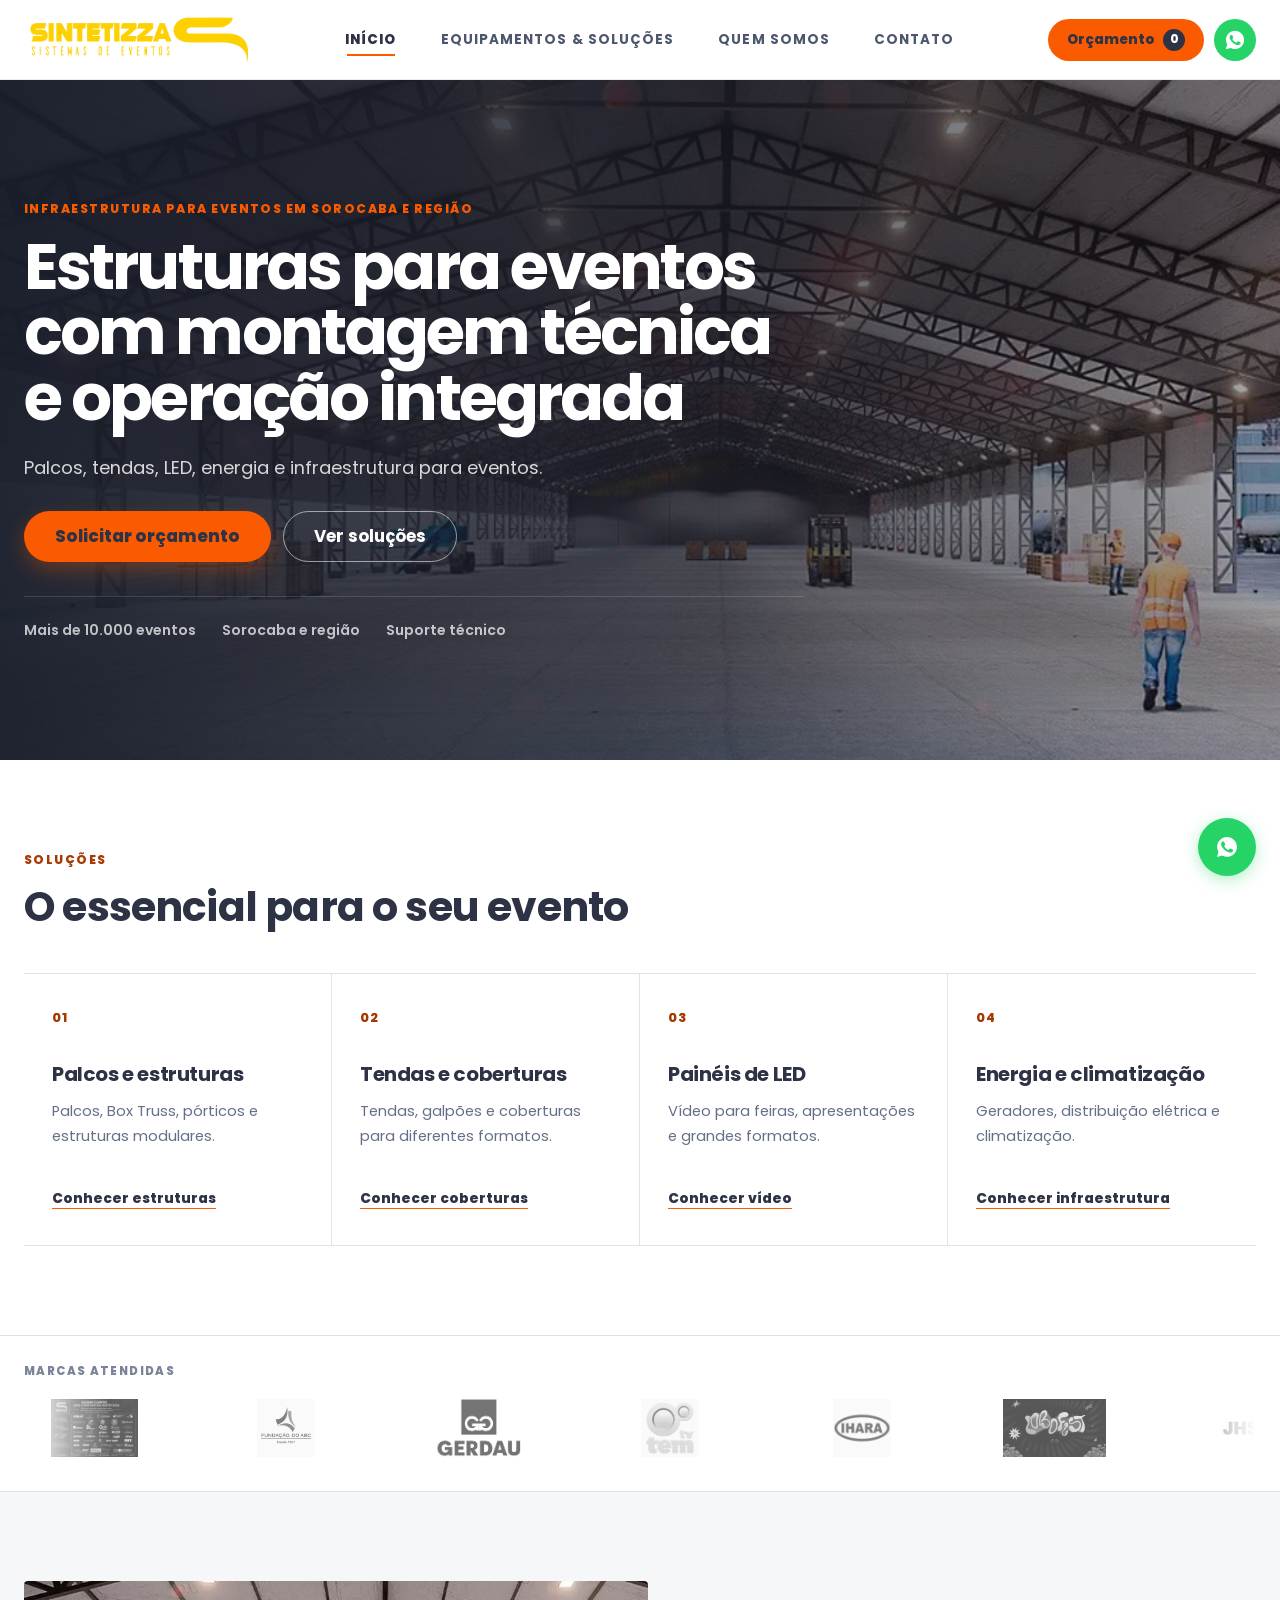
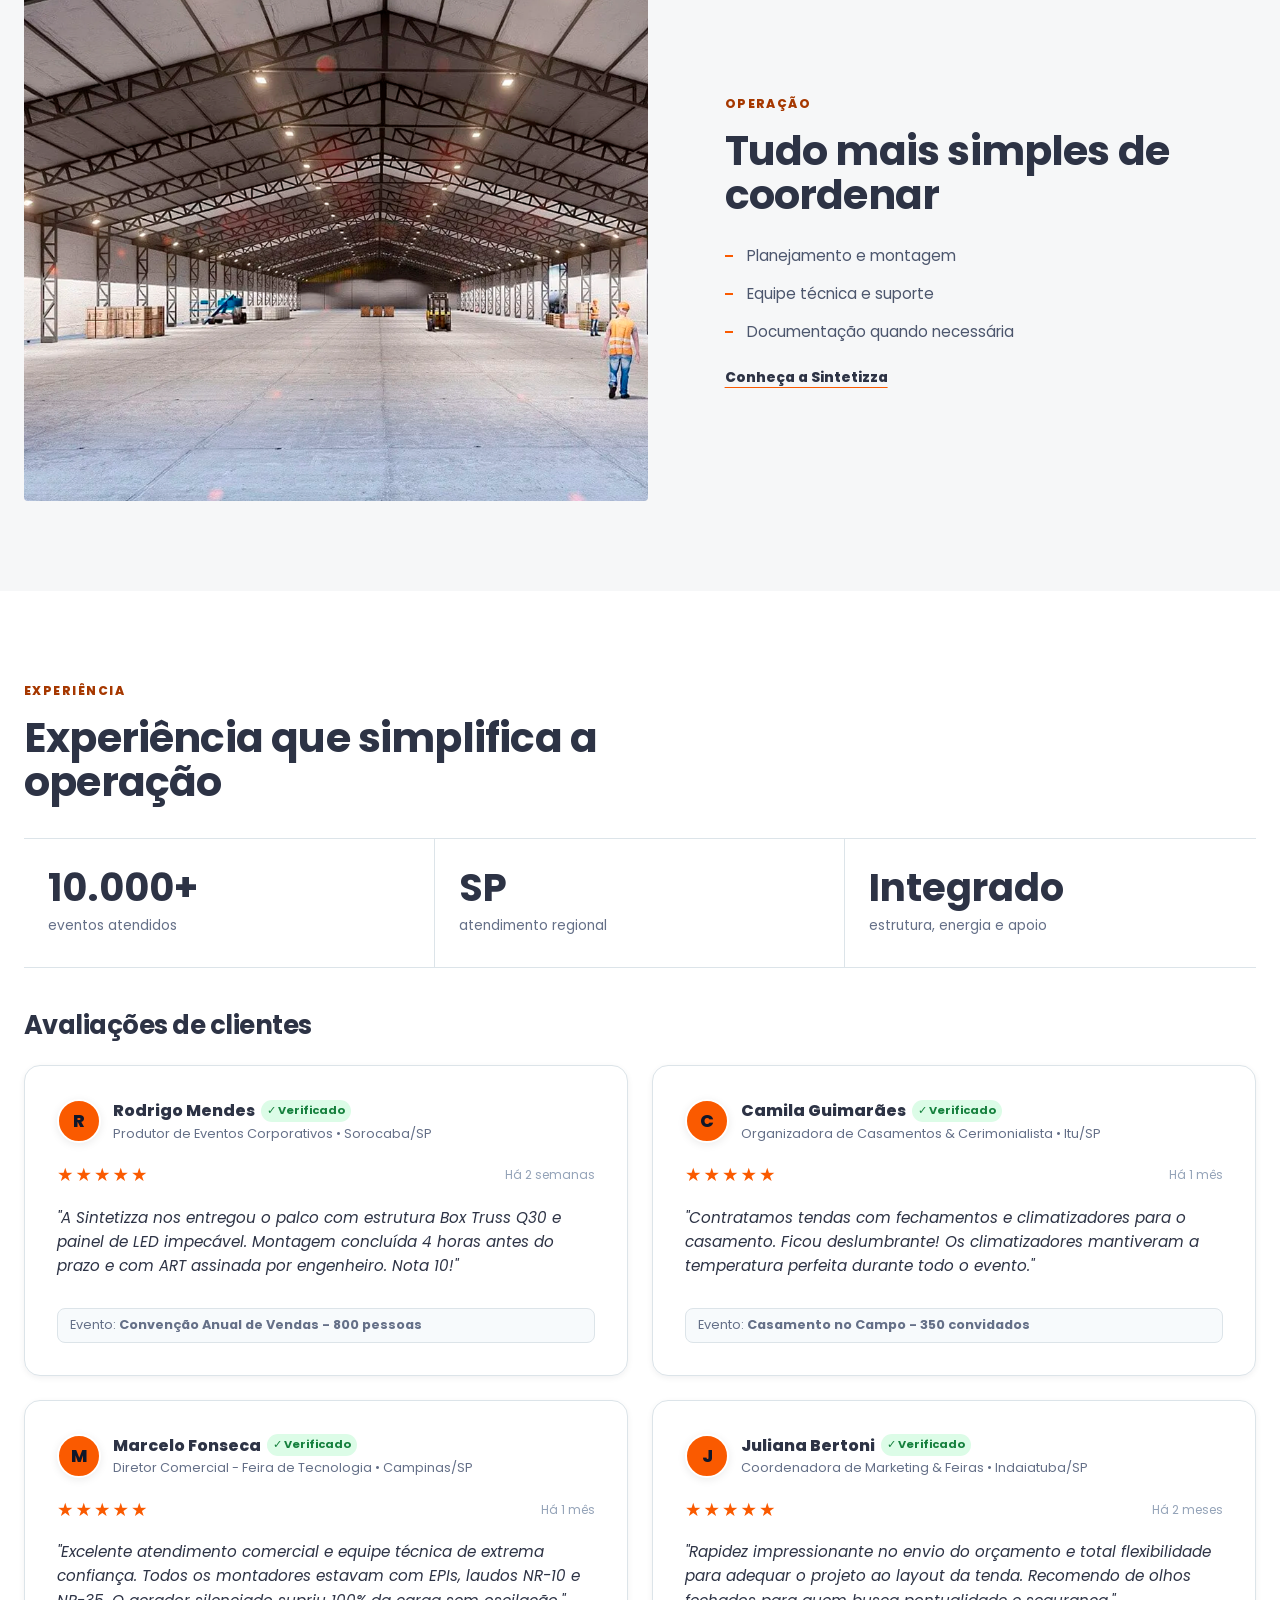
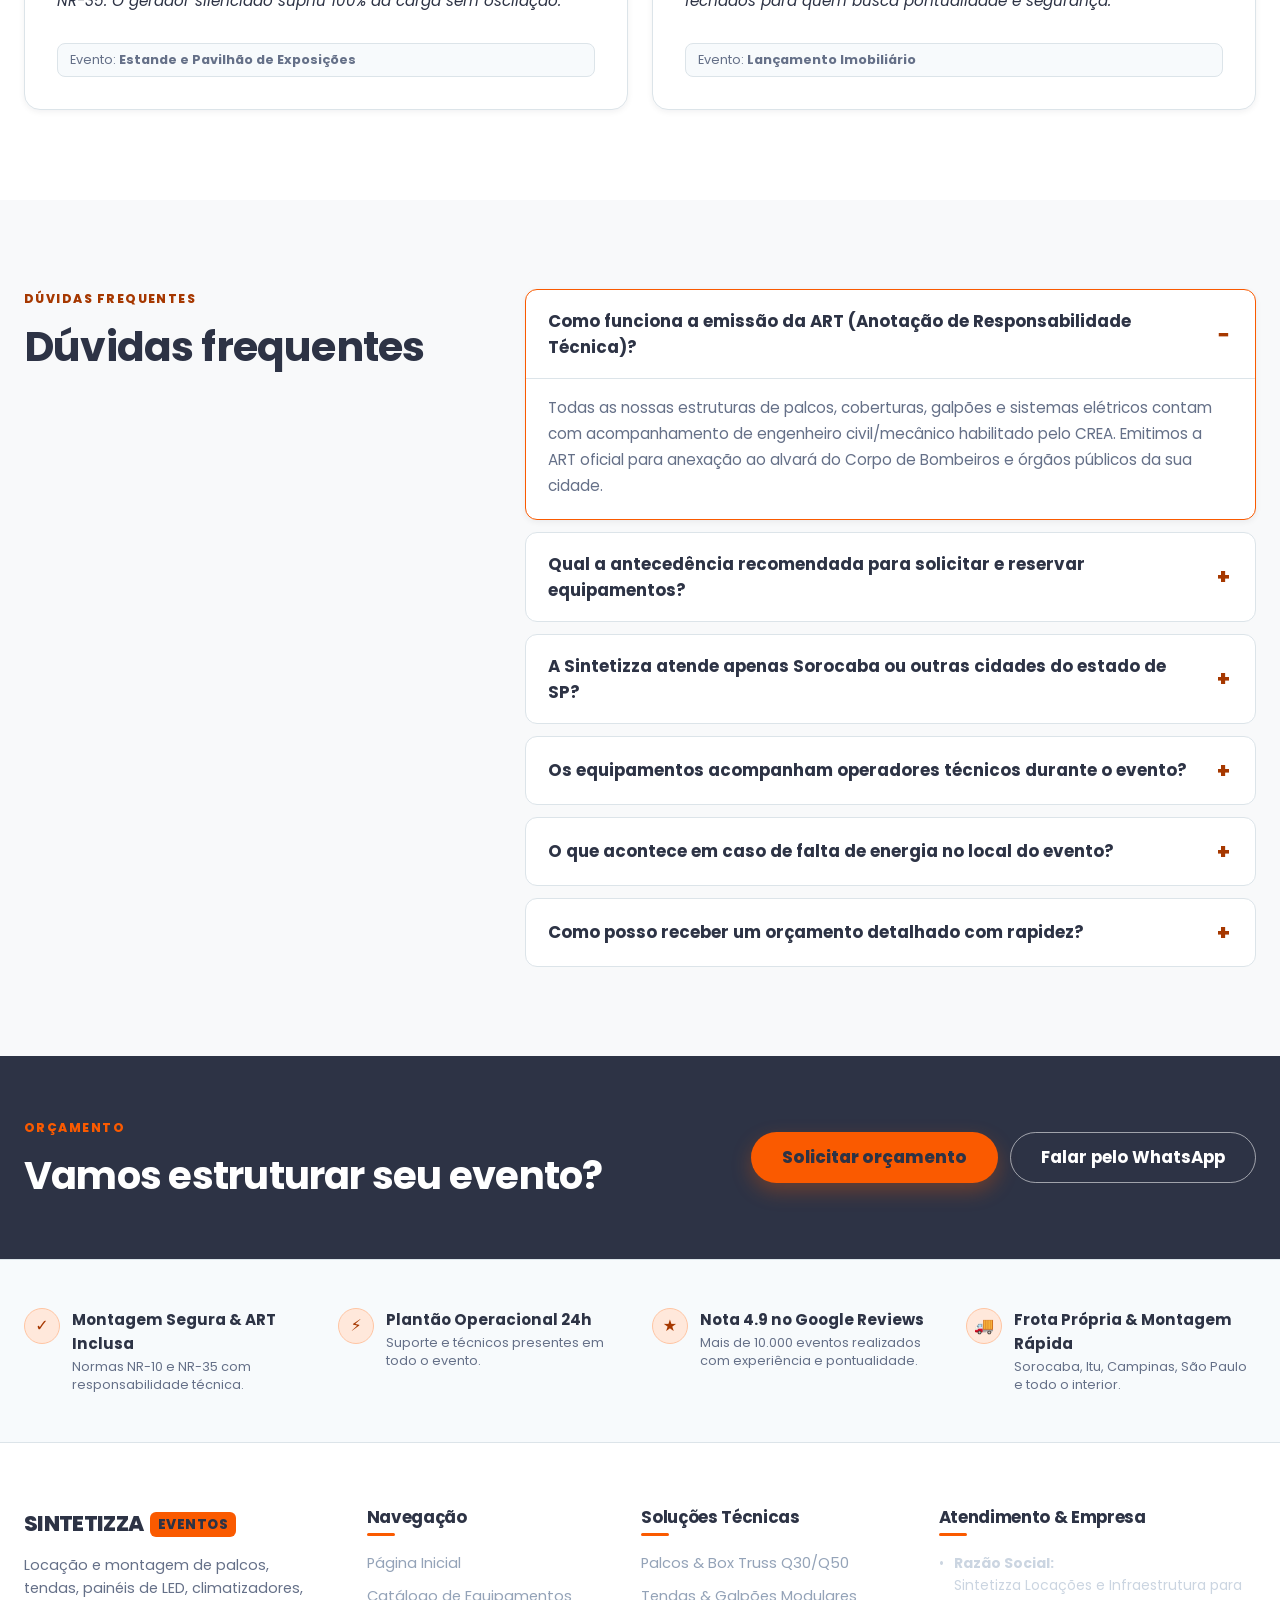
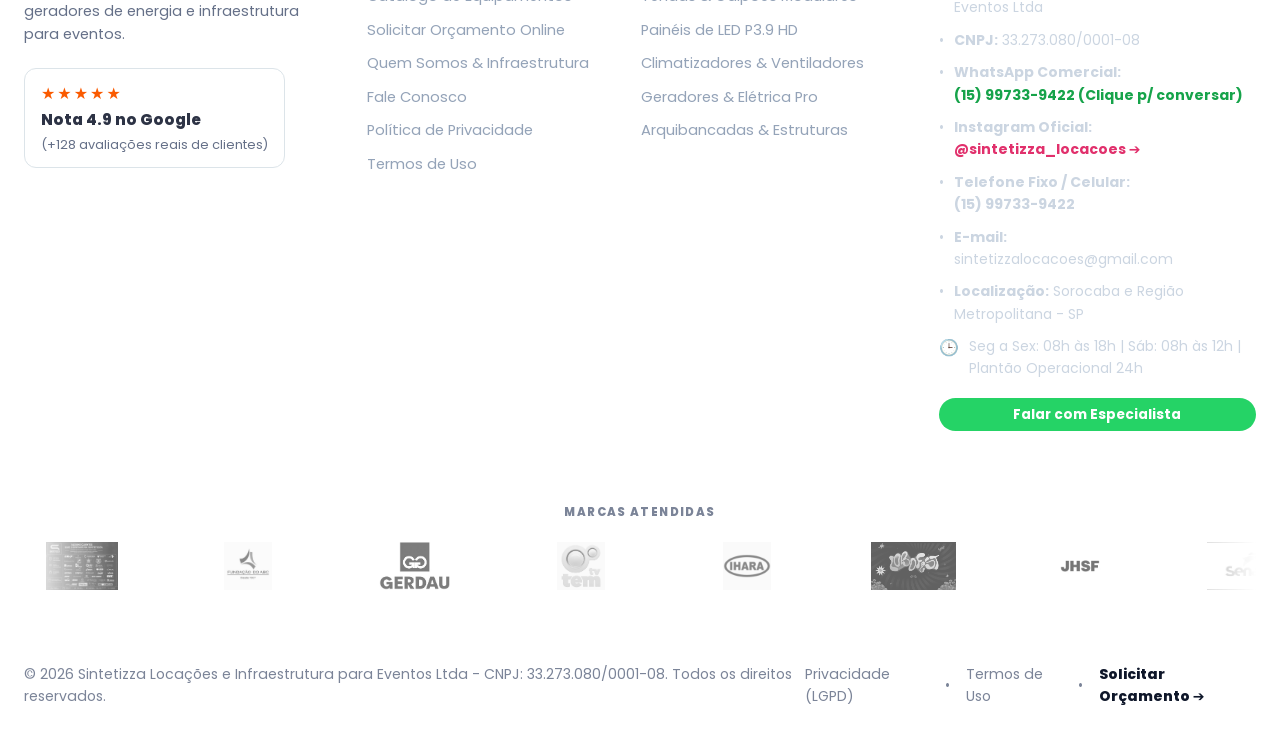
<file: index.html>
<!DOCTYPE html>
<html lang="pt-BR">
<head>
  <meta charset="UTF-8">
  <meta name="viewport" content="width=device-width, initial-scale=1.0">
  <title>Sintetizza Eventos | Estruturas para Eventos em Sorocaba e Região</title>
  <meta name="description" content="Locação e montagem de palcos, tendas, galpões, painéis de LED, geradores e estruturas para eventos em Sorocaba e região. Atendimento técnico, ART e operação integrada.">
  <meta name="author" content="Sintetizza Eventos">
  <meta name="robots" content="index, follow">
  <link rel="canonical" href="https://www.sintetizza.com.br/">

  <meta property="og:type" content="website">
  <meta property="og:url" content="https://www.sintetizza.com.br/">
  <meta property="og:title" content="Sintetizza Eventos | Estruturas para Eventos">
  <meta property="og:description" content="Palcos, tendas, galpões, painéis de LED, geradores e infraestrutura para eventos com atendimento técnico em Sorocaba e região.">
  <meta property="og:image" content="https://www.sintetizza.com.br/assets/images/logo.png">
  <meta property="og:locale" content="pt_BR">
  <meta property="og:site_name" content="Sintetizza Eventos">

  <meta name="twitter:card" content="summary_large_image">
  <meta name="twitter:title" content="Sintetizza Eventos | Estruturas para Eventos">
  <meta name="twitter:description" content="Infraestrutura completa para eventos em Sorocaba e região.">
  <meta name="twitter:image" content="https://www.sintetizza.com.br/assets/images/logo.png">

  <meta name="geo.region" content="BR-SP">
  <meta name="geo.placename" content="Sorocaba">
  <link rel="icon" type="image/png" href="logoAuzl.png">
  <link rel="apple-touch-icon" href="logoAuzl.png">
  <link rel="manifest" href="site.webmanifest">
  <meta name="theme-color" content="#FA5A00">

  <link rel="preconnect" href="https://fonts.googleapis.com">
  <link rel="preconnect" href="https://fonts.gstatic.com" crossorigin>
  <link href="https://fonts.googleapis.com/css2?family=Poppins:wght@400;500;600;700;800&display=swap" rel="stylesheet">

  <link rel="stylesheet" href="css/variables.css">
  <link rel="stylesheet" href="css/global.css">
  <link rel="stylesheet" href="css/components.css">
  <link rel="stylesheet" href="css/pages.css">
  <link rel="stylesheet" href="css/home-clean.css">

  <script type="application/ld+json">
  {
    "@context": "https://schema.org",
    "@graph": [
      {
        "@type": "LocalBusiness",
        "@id": "https://www.sintetizza.com.br/#organization",
        "name": "Sintetizza Eventos",
        "legalName": "Sintetizza Locações e Infraestrutura para Eventos Ltda",
        "url": "https://www.sintetizza.com.br/",
        "logo": "https://www.sintetizza.com.br/assets/images/logo.png",
        "image": "https://www.sintetizza.com.br/assets/images/galpoes.png",
        "description": "Locação e montagem de palcos, tendas, galpões, painéis de LED, geradores, climatização e estruturas para eventos em Sorocaba e região.",
        "telephone": "+5515997339422",
        "email": "sintetizzalocacoes@gmail.com",
        "address": {
          "@type": "PostalAddress",
          "addressLocality": "Sorocaba",
          "addressRegion": "SP",
          "addressCountry": "BR"
        },
        "areaServed": ["Sorocaba", "Votorantim", "Itu", "Campinas", "Jundiaí", "São Paulo"],
        "priceRange": "$$"
      },
      {
        "@type": "FAQPage",
        "mainEntity": [
          {
            "@type": "Question",
            "name": "A Sintetizza atende eventos fora de Sorocaba?",
            "acceptedAnswer": {
              "@type": "Answer",
              "text": "Sim. A Sintetizza atende Sorocaba, Região Metropolitana, Campinas, Jundiaí, Grande São Paulo e outras cidades do interior paulista conforme a operação do evento."
            }
          },
          {
            "@type": "Question",
            "name": "A montagem de estruturas possui acompanhamento técnico?",
            "acceptedAnswer": {
              "@type": "Answer",
              "text": "Os projetos que exigem responsabilidade técnica podem contar com documentação e acompanhamento profissional conforme a necessidade da estrutura e do evento."
            }
          },
          {
            "@type": "Question",
            "name": "É possível contratar somente parte da infraestrutura?",
            "acceptedAnswer": {
              "@type": "Answer",
              "text": "Sim. É possível solicitar itens específicos ou combinar diferentes soluções, como palco, tenda, painel de LED, gerador, climatização e apoio operacional."
            }
          }
        ]
      }
    ]
  }
  </script>
</head>
<body class="home-page">
  <div id="site-header-container"></div>

  <main>
    <section class="clean-hero">
      <div class="clean-hero-media" aria-hidden="true"></div>
      <div class="container clean-hero-inner">
        <div class="clean-hero-copy">
          <p class="clean-eyebrow">Infraestrutura para eventos em Sorocaba e região</p>
          <h1>Estruturas para eventos com montagem técnica e operação integrada</h1>
          <p class="clean-lead">Palcos, tendas, LED, energia e infraestrutura para eventos.</p>
          <div class="clean-actions">
            <a href="orcamento.html" class="btn btn-primary btn-lg">Solicitar orçamento</a>
            <a href="produtos.html" class="btn btn-outline clean-outline-light btn-lg">Ver soluções</a>
          </div>
          <div class="clean-proof-row" aria-label="Diferenciais da Sintetizza">
            <span>Mais de 10.000 eventos</span>
            <span>Sorocaba e região</span>
            <span>Suporte técnico</span>
          </div>
        </div>
      </div>
    </section>

    <section class="clean-section" aria-labelledby="solucoes-title">
      <div class="container">
        <div class="clean-section-heading clean-section-heading-simple">
          <div>
            <p class="clean-eyebrow clean-eyebrow-dark">Soluções</p>
            <h2 id="solucoes-title">O essencial para o seu evento</h2>
          </div>
        </div>

        <div class="clean-services-grid">
          <a href="produtos.html?cat=estruturas" class="clean-service-card">
            <span class="clean-service-number">01</span>
            <h3>Palcos e estruturas</h3>
            <p>Palcos, Box Truss, pórticos e estruturas modulares.</p>
            <span class="clean-text-link">Conhecer estruturas</span>
          </a>

          <a href="produtos.html?cat=coberturas" class="clean-service-card">
            <span class="clean-service-number">02</span>
            <h3>Tendas e coberturas</h3>
            <p>Tendas, galpões e coberturas para diferentes formatos.</p>
            <span class="clean-text-link">Conhecer coberturas</span>
          </a>

          <a href="produtos.html?cat=audiovisual" class="clean-service-card">
            <span class="clean-service-number">03</span>
            <h3>Painéis de LED</h3>
            <p>Vídeo para feiras, apresentações e grandes formatos.</p>
            <span class="clean-text-link">Conhecer vídeo</span>
          </a>

          <a href="produtos.html?cat=energia" class="clean-service-card">
            <span class="clean-service-number">04</span>
            <h3>Energia e climatização</h3>
            <p>Geradores, distribuição elétrica e climatização.</p>
            <span class="clean-text-link">Conhecer infraestrutura</span>
          </a>
        </div>
      </div>
    </section>


    <section class="clean-clients" aria-label="Marcas atendidas">
      <div class="container">
        <p class="clean-clients-label">Marcas atendidas</p>
        <div class="client-logo-marquee">
          <div class="client-logo-track">
            <div class="client-logo-set">
              <img src="Galeria/Clientes/WhatsApp Image 2026-08-31 at 12.20.27.jpeg" alt="Cliente atendido pela Sintetizza" loading="lazy">
              <img src="Galeria/Clientes/WhatsApp Image 2026-08-31 at 12.20.56(1).jpeg" alt="Cliente da Sintetizza" loading="lazy">
              <img src="Galeria/Clientes/WhatsApp Image 2026-08-31 at 12.20.56(10).jpeg" alt="Marca atendida pela Sintetizza" loading="lazy">
              <img src="Galeria/Clientes/WhatsApp Image 2026-08-31 at 12.20.56(12).jpeg" alt="Cliente da Sintetizza" loading="lazy">
              <img src="Galeria/Clientes/WhatsApp Image 2026-08-31 at 12.20.56(14).jpeg" alt="Cliente corporativo da Sintetizza" loading="lazy">
              <img src="Galeria/Clientes/WhatsApp Image 2026-08-31 at 12.20.56(17).jpeg" alt="Marca atendida em eventos" loading="lazy">
              <img src="Galeria/Clientes/WhatsApp Image 2026-08-31 at 12.20.56(20).jpeg" alt="Cliente parceiro da Sintetizza" loading="lazy">
              <img src="Galeria/Clientes/WhatsApp Image 2026-08-31 at 12.20.56(23).jpeg" alt="Cliente da Sintetizza" loading="lazy">
              <img src="Galeria/Clientes/WhatsApp Image 2026-08-31 at 12.20.56(24).jpeg" alt="Marca atendida pela Sintetizza" loading="lazy">
              <img src="Galeria/Clientes/WhatsApp Image 2026-08-31 at 12.20.56(25).jpeg" alt="Cliente da Sintetizza" loading="lazy">
              <img src="Galeria/Clientes/WhatsApp Image 2026-08-31 at 12.20.56(27).jpeg" alt="Cliente atendido em eventos" loading="lazy">
              <img src="Galeria/Clientes/WhatsApp Image 2026-08-31 at 12.20.56(29).jpeg" alt="Parceiro da Sintetizza" loading="lazy">
            </div>
            <div class="client-logo-set" aria-hidden="true">
              <img src="Galeria/Clientes/WhatsApp Image 2026-08-31 at 12.20.27.jpeg" alt="" loading="lazy">
              <img src="Galeria/Clientes/WhatsApp Image 2026-08-31 at 12.20.56(1).jpeg" alt="" loading="lazy">
              <img src="Galeria/Clientes/WhatsApp Image 2026-08-31 at 12.20.56(10).jpeg" alt="" loading="lazy">
              <img src="Galeria/Clientes/WhatsApp Image 2026-08-31 at 12.20.56(12).jpeg" alt="" loading="lazy">
              <img src="Galeria/Clientes/WhatsApp Image 2026-08-31 at 12.20.56(14).jpeg" alt="" loading="lazy">
              <img src="Galeria/Clientes/WhatsApp Image 2026-08-31 at 12.20.56(17).jpeg" alt="" loading="lazy">
              <img src="Galeria/Clientes/WhatsApp Image 2026-08-31 at 12.20.56(20).jpeg" alt="" loading="lazy">
              <img src="Galeria/Clientes/WhatsApp Image 2026-08-31 at 12.20.56(23).jpeg" alt="" loading="lazy">
              <img src="Galeria/Clientes/WhatsApp Image 2026-08-31 at 12.20.56(24).jpeg" alt="" loading="lazy">
              <img src="Galeria/Clientes/WhatsApp Image 2026-08-31 at 12.20.56(25).jpeg" alt="" loading="lazy">
              <img src="Galeria/Clientes/WhatsApp Image 2026-08-31 at 12.20.56(27).jpeg" alt="" loading="lazy">
              <img src="Galeria/Clientes/WhatsApp Image 2026-08-31 at 12.20.56(29).jpeg" alt="" loading="lazy">
            </div>
          </div>
        </div>
      </div>
    </section>

    <section class="clean-section clean-section-soft" aria-labelledby="operacao-title">
      <div class="container clean-split">
        <div class="clean-split-media">
          <img src="assets/images/galpoes.png" alt="Estrutura de galpão montada pela Sintetizza para evento" loading="lazy" decoding="async">
        </div>
        <div class="clean-split-copy">
          <p class="clean-eyebrow clean-eyebrow-dark">Operação</p>
          <h2 id="operacao-title">Tudo mais simples de coordenar</h2>
          <ul class="clean-check-list">
            <li>Planejamento e montagem</li>
            <li>Equipe técnica e suporte</li>
            <li>Documentação quando necessária</li>
          </ul>
          <a href="quem-somos.html" class="clean-text-link clean-text-link-strong">Conheça a Sintetizza</a>
        </div>
      </div>
    </section>

    <section class="clean-section" aria-labelledby="confianca-title">
      <div class="container">
        <div class="clean-section-heading clean-section-heading-compact clean-section-heading-simple">
          <div>
            <p class="clean-eyebrow clean-eyebrow-dark">Experiência</p>
            <h2 id="confianca-title">Experiência que simplifica a operação</h2>
          </div>
        </div>

        <div class="clean-metrics">
          <div><strong>10.000+</strong><span>eventos atendidos</span></div>
          <div><strong>SP</strong><span>atendimento regional</span></div>
          <div><strong>Integrado</strong><span>estrutura, energia e apoio</span></div>
        </div>

        <div class="clean-reviews">
          <div class="clean-reviews-heading">
            <h3>Avaliações de clientes</h3>
          </div>
          <div class="reviews-grid" id="home-google-reviews-grid"></div>
        </div>
      </div>
    </section>

    <section class="clean-section clean-faq-section" aria-labelledby="faq-title">
      <div class="container clean-faq-layout">
        <div>
          <p class="clean-eyebrow clean-eyebrow-dark">Dúvidas frequentes</p>
          <h2 id="faq-title">Dúvidas frequentes</h2>
        </div>
        <div id="home-faq-accordion"></div>
      </div>
    </section>

    <section class="clean-cta">
      <div class="container clean-cta-inner">
        <div>
          <p class="clean-eyebrow">Orçamento</p>
          <h2>Vamos estruturar seu evento?</h2>
        </div>
        <div class="clean-actions">
          <a href="orcamento.html" class="btn btn-primary btn-lg">Solicitar orçamento</a>
          <a href="https://wa.me/5515997339422?text=Olá!%20Gostaria%20de%20solicitar%20um%20orçamento%20para%20o%20meu%20evento." target="_blank" rel="noopener" class="btn btn-outline clean-outline-light btn-lg">Falar pelo WhatsApp</a>
        </div>
      </div>
    </section>
  </main>

  <div id="site-footer-container"></div>

  <script src="js/data.js" defer></script>
  <script src="js/cart.js" defer></script>
  <script src="js/components.js" defer></script>
  <script src="js/main.js" defer></script>
</body>
</html>
</file>
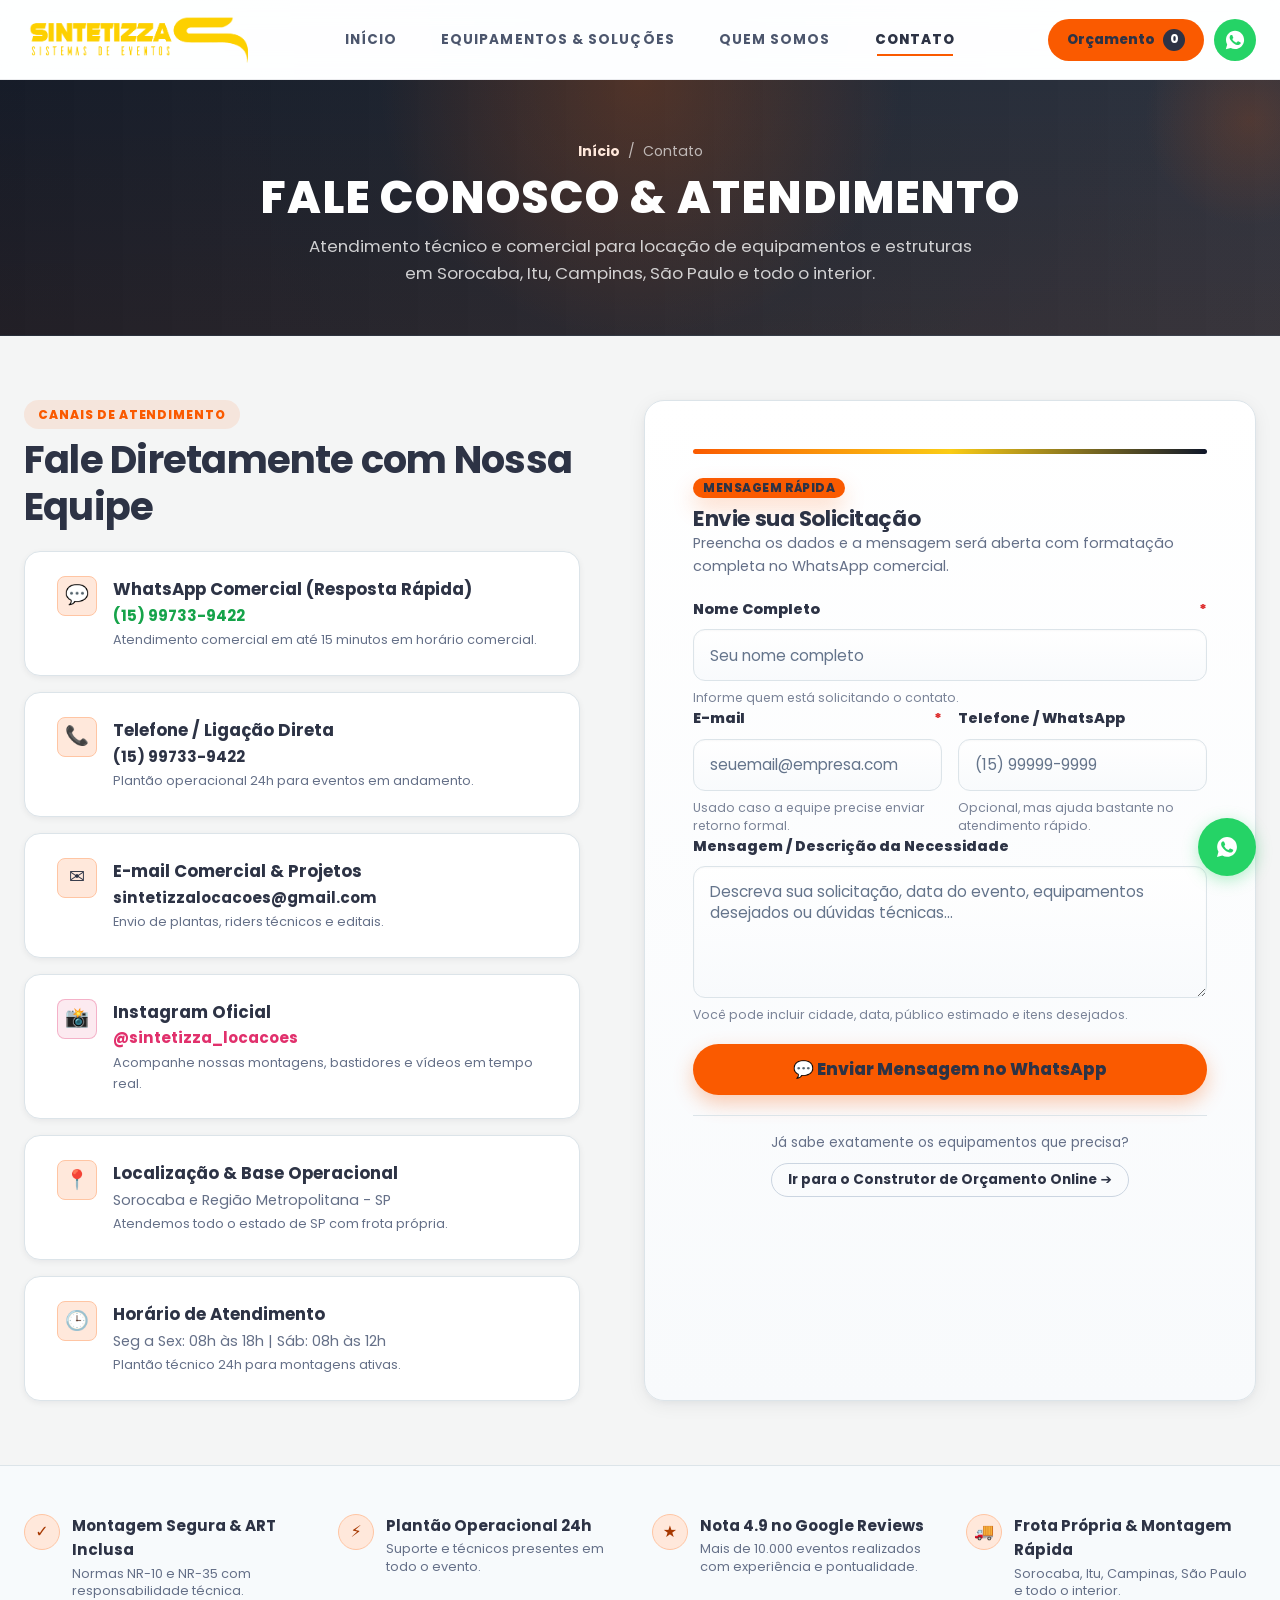
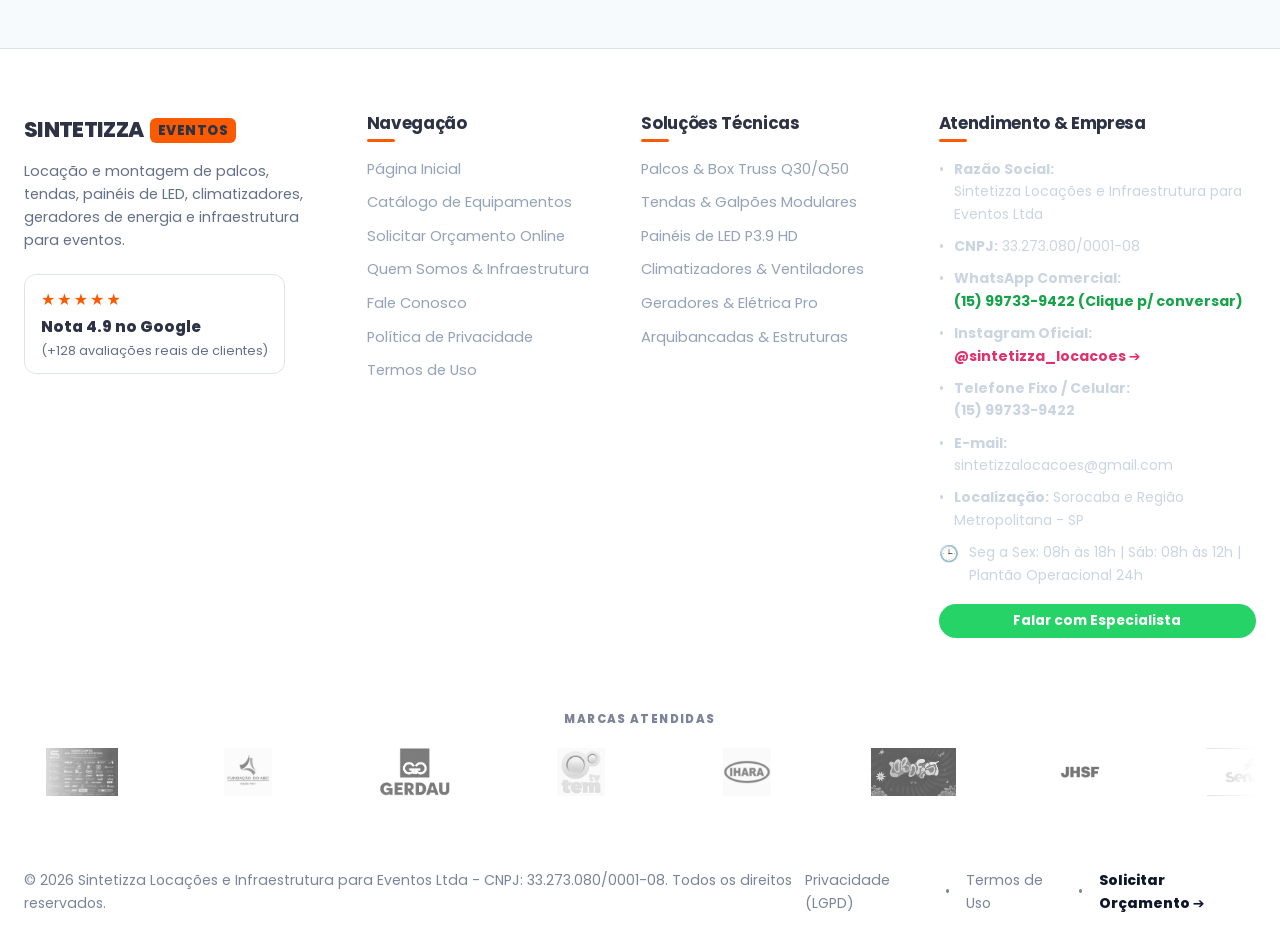
<file: contato.html>
<!DOCTYPE html>
<html lang="pt-BR">
<head>
  <meta charset="UTF-8">
  <meta name="viewport" content="width=device-width, initial-scale=1.0">
  <title>Contato e Atendimento | Sintetizza Eventos - Sorocaba/SP</title>
  <meta name="description" content="Fale com a equipe técnica e comercial da Sintetizza Eventos. Telefone, WhatsApp, e-mail e atendimento para locação de estruturas para eventos em Sorocaba e região.">
  <meta name="keywords" content="contato sintetizza, telefone sintetizza eventos, whatsapp sintetizza, locacao eventos sorocaba contato">
  <link rel="canonical" href="https://www.sintetizza.com.br/contato.html">
  
  <!-- Favicon & Icons -->
  <link rel="icon" type="image/png" href="logoAuzl.png">
  <link rel="apple-touch-icon" href="logoAuzl.png">
  <link rel="manifest" href="site.webmanifest">
  <meta name="theme-color" content="#F1CF00">

  <!-- OpenGraph -->
  <meta property="og:type" content="website">
  <meta property="og:url" content="https://www.sintetizza.com.br/contato.html">
  <meta property="og:title" content="Contato | Sintetizza Eventos">
  <meta property="og:description" content="Atendimento técnico e comercial para locação de palcos, tendas, painéis de LED, geradores e estruturas.">
  <meta property="og:image" content="https://www.sintetizza.com.br/assets/images/logo.png">

  <!-- Google Fonts -->
  <link rel="preconnect" href="https://fonts.googleapis.com">
  <link rel="preconnect" href="https://fonts.gstatic.com" crossorigin>
  <link href="https://fonts.googleapis.com/css2?family=Poppins:wght@400;500;600;700;800&display=swap" rel="stylesheet">
  
  <!-- Estilos CSS -->
  <link rel="stylesheet" href="css/variables.css">
  <link rel="stylesheet" href="css/global.css">
  <link rel="stylesheet" href="css/components.css">
  <link rel="stylesheet" href="css/pages.css">

  <!-- Schema.org ContactPage -->
  <script type="application/ld+json">
  {
    "@context": "https://schema.org",
    "@type": "ContactPage",
    "mainEntity": {
      "@type": "LocalBusiness",
      "name": "Sintetizza Eventos",
      "telephone": "+5515997339422",
      "email": "sintetizzalocacoes@gmail.com",
      "address": {
        "@type": "PostalAddress",
        "addressLocality": "Sorocaba",
        "addressRegion": "SP",
        "addressCountry": "BR"
      }
    }
  }
  </script>
</head>
<body>

  <!-- Header -->
  <div id="site-header-container"></div>

  <!-- Banner -->
  <section class="page-banner">
    <div class="container">
      <div class="breadcrumb">
        <a href="index.html">Início</a>
        <span>/</span>
        <span>Contato</span>
      </div>
      <h1 class="page-banner-title">Fale Conosco & Atendimento</h1>
      <p class="page-banner-desc">
        Atendimento técnico e comercial para locação de equipamentos e estruturas em Sorocaba, Itu, Campinas, São Paulo e todo o interior.
      </p>
    </div>
  </section>

  <!-- Contato Principal -->
  <section class="section section-light">
    <div class="container">
      <div class="contact-grid">

        <!-- Coluna 1: Canais Diretos & Informações de Confiança -->
        <div>
          <span class="section-subtitle">Canais de Atendimento</span>
          <h2 class="section-title" style="margin-bottom: 20px;">Fale Diretamente com Nossa Equipe</h2>
          
          <div class="contact-info-cards">
            
            <a href="https://wa.me/5515997339422?text=Olá!%20Gostaria%20de%20tirar%20uma%20dúvida%20sobre%20locação%20de%20equipamentos." target="_blank" rel="noopener" class="contact-card" title="Conversar no WhatsApp">
              <div class="contact-icon-box">💬</div>
              <div>
                <strong style="color: var(--color-text-primary); font-size: 1.05rem; display: block;">WhatsApp Comercial (Resposta Rápida)</strong>
                <span style="color: var(--color-success); font-weight: 700; font-size: 0.95rem;">(15) 99733-9422</span>
                <p style="font-size: 0.8rem; color: var(--color-text-secondary); margin-top: 2px;">Atendimento comercial em até 15 minutos em horário comercial.</p>
              </div>
            </a>

            <a href="tel:+5515997339422" class="contact-card" title="Ligar Agora">
              <div class="contact-icon-box">📞</div>
              <div>
                <strong style="color: var(--color-text-primary); font-size: 1.05rem; display: block;">Telefone / Ligação Direta</strong>
                <span style="color: var(--color-text-primary); font-weight: 700; font-size: 0.95rem;">(15) 99733-9422</span>
                <p style="font-size: 0.8rem; color: var(--color-text-secondary); margin-top: 2px;">Plantão operacional 24h para eventos em andamento.</p>
              </div>
            </a>

            <a href="mailto:sintetizzalocacoes@gmail.com" class="contact-card" title="Enviar E-mail">
              <div class="contact-icon-box">✉️</div>
              <div>
                <strong style="color: var(--color-text-primary); font-size: 1.05rem; display: block;">E-mail Comercial & Projetos</strong>
                <span style="color: var(--color-text-primary); font-weight: 700; font-size: 0.95rem;">sintetizzalocacoes@gmail.com</span>
                <p style="font-size: 0.8rem; color: var(--color-text-secondary); margin-top: 2px;">Envio de plantas, riders técnicos e editais.</p>
              </div>
            </a>

            <a href="https://www.instagram.com/sintetizza_locacoes/" target="_blank" rel="noopener" class="contact-card" title="Seguir no Instagram">
              <div class="contact-icon-box" style="background-color: rgba(225, 48, 108, 0.1); border-color: rgba(225, 48, 108, 0.3); font-size: 1.2rem;">📸</div>
              <div>
                <strong style="color: var(--color-text-primary); font-size: 1.05rem; display: block;">Instagram Oficial</strong>
                <span style="color: #E1306C; font-weight: 700; font-size: 0.95rem;">@sintetizza_locacoes</span>
                <p style="font-size: 0.8rem; color: var(--color-text-secondary); margin-top: 2px;">Acompanhe nossas montagens, bastidores e vídeos em tempo real.</p>
              </div>
            </a>

            <div class="contact-card">
              <div class="contact-icon-box">📍</div>
              <div>
                <strong style="color: var(--color-text-primary); font-size: 1.05rem; display: block;">Localização & Base Operacional</strong>
                <span style="color: var(--color-text-secondary); font-size: 0.9rem;">Sorocaba e Região Metropolitana - SP</span>
                <p style="font-size: 0.8rem; color: var(--color-text-secondary); margin-top: 2px;">Atendemos todo o estado de SP com frota própria.</p>
              </div>
            </div>

            <div class="contact-card">
              <div class="contact-icon-box">🕒</div>
              <div>
                <strong style="color: var(--color-text-primary); font-size: 1.05rem; display: block;">Horário de Atendimento</strong>
                <span style="color: var(--color-text-secondary); font-size: 0.9rem;">Seg a Sex: 08h às 18h | Sáb: 08h às 12h</span>
                <p style="font-size: 0.8rem; color: var(--color-text-secondary); margin-top: 2px;">Plantão técnico 24h para montagens ativas.</p>
              </div>
            </div>

          </div>
        </div>

        <!-- Coluna 2: Formulário de Mensagem Direta -->
        <div class="contact-form-card">
          <div style="margin-bottom: 20px;">
            <span class="badge badge-brand" style="margin-bottom: 8px;">Mensagem Rápida</span>
            <h2 style="font-size: 1.35rem;">Envie sua Solicitação</h2>
            <p style="color: var(--color-text-secondary); font-size: 0.9rem;">
              Preencha os dados e a mensagem será aberta com formatação completa no WhatsApp comercial.
            </p>
          </div>

          <form id="contact-message-form">
            <div class="form-group">
              <label class="form-label" for="name">Nome Completo <span class="required">*</span></label>
              <input type="text" id="name" name="name" class="form-control" placeholder="Seu nome completo" required autocomplete="name">
              <span class="form-helper">Informe quem está solicitando o contato.</span>
            </div>

            <div class="field-grid">
              <div class="form-group">
                <label class="form-label" for="email">E-mail <span class="required">*</span></label>
                <input type="email" id="email" name="email" class="form-control" placeholder="seuemail@empresa.com" required autocomplete="email">
                <span class="form-helper">Usado caso a equipe precise enviar retorno formal.</span>
              </div>

              <div class="form-group">
                <label class="form-label" for="phone">Telefone / WhatsApp</label>
                <input type="tel" id="phone" name="phone" class="form-control" placeholder="(15) 99999-9999" autocomplete="tel">
                <span class="form-helper">Opcional, mas ajuda bastante no atendimento rápido.</span>
              </div>
            </div>

            <div class="form-group">
              <label class="form-label" for="message">Mensagem / Descrição da Necessidade <span class="required">*</span></label>
              <textarea id="message" name="message" class="form-control" rows="4" placeholder="Descreva sua solicitação, data do evento, equipamentos desejados ou dúvidas técnicas..." required></textarea>
              <span class="form-helper">Você pode incluir cidade, data, público estimado e itens desejados.</span>
            </div>

            <div style="margin-top: 20px;">
              <button type="submit" class="btn btn-primary btn-block btn-lg" style="font-size: 1.05rem;">
                <span>💬 Enviar Mensagem no WhatsApp</span>
              </button>
            </div>
          </form>

          <div class="contact-form-footer">
            <p style="font-size: 0.85rem; color: var(--color-text-secondary); margin-bottom: 10px;">
              Já sabe exatamente os equipamentos que precisa?
            </p>
            <a href="orcamento.html" class="btn btn-outline btn-sm">
              Ir para o Construtor de Orçamento Online ➔
            </a>
          </div>
        </div>

      </div>
    </div>
  </section>

  <!-- Footer -->
  <div id="site-footer-container"></div>

  <!-- Scripts -->
  <script src="js/data.js" defer></script>
  <script src="js/cart.js" defer></script>
  <script src="js/components.js" defer></script>
  <script src="js/main.js" defer></script>
</body>
</html>
</file>
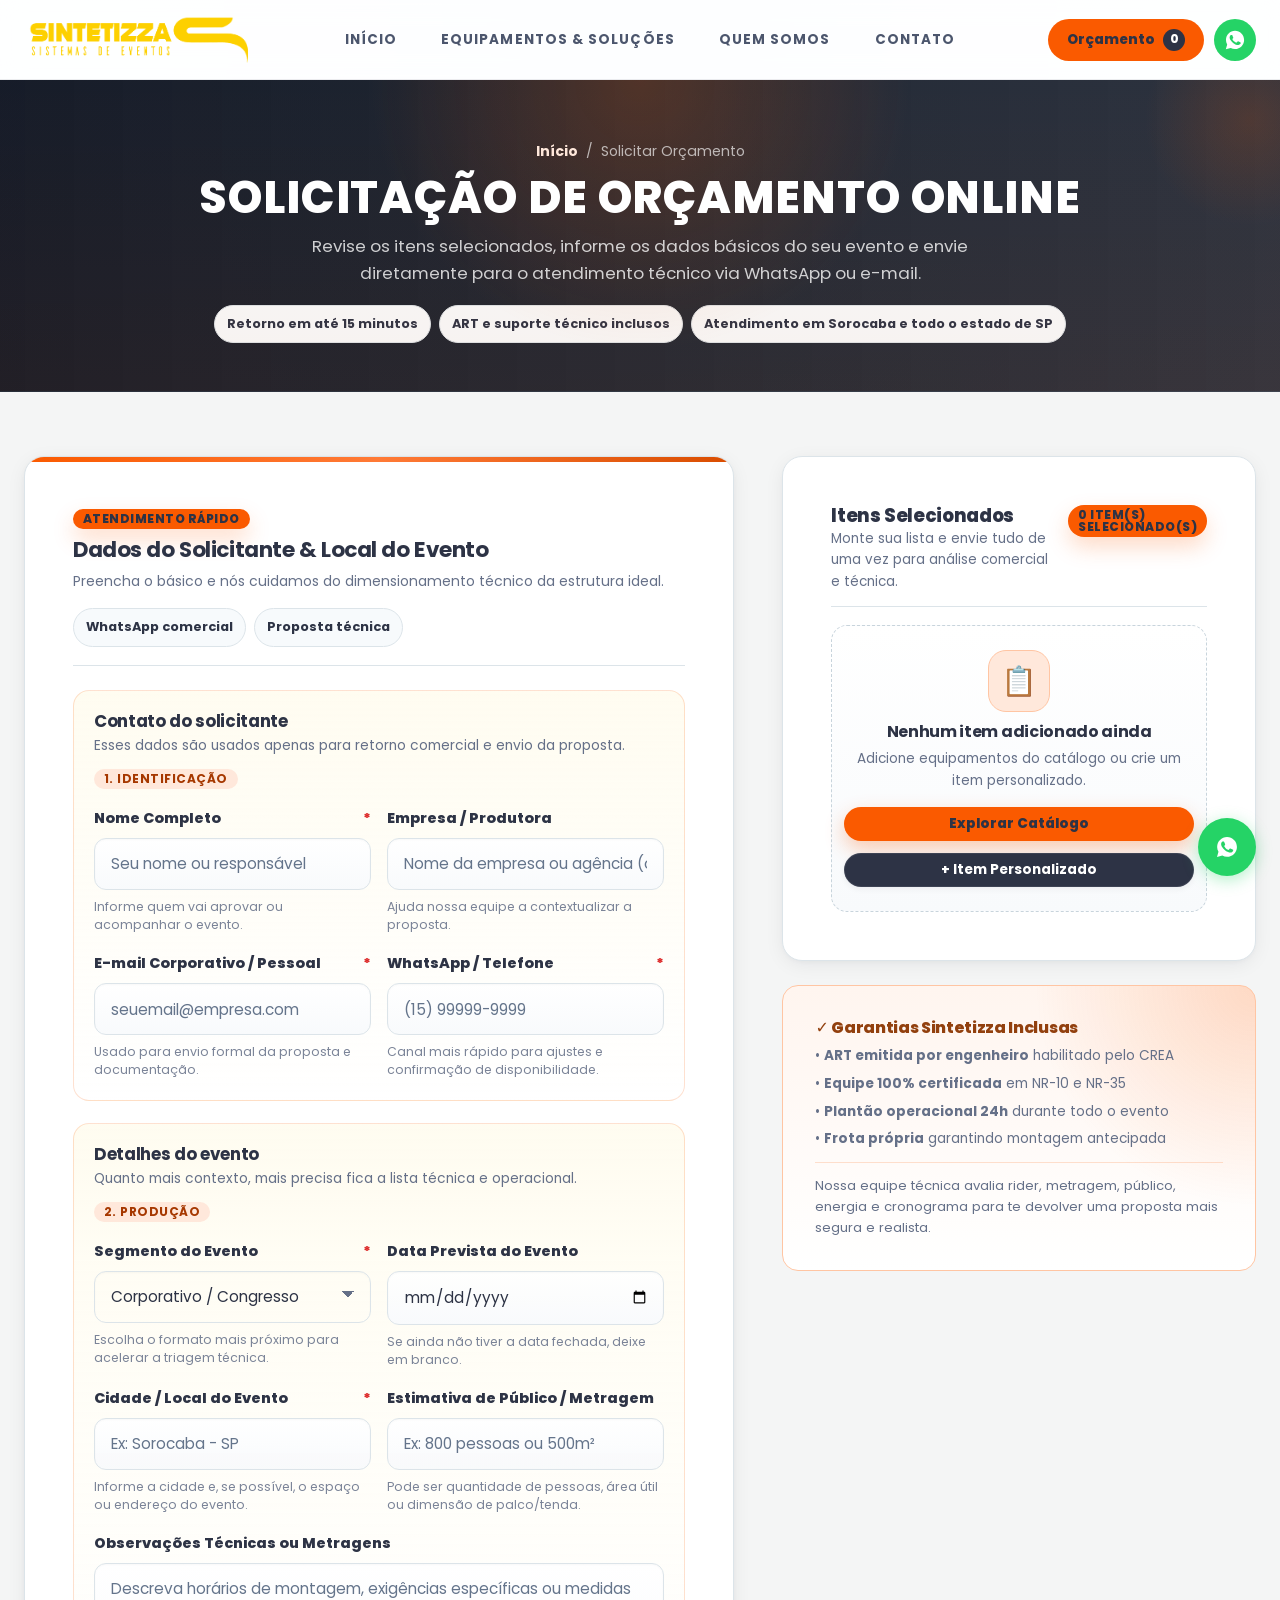
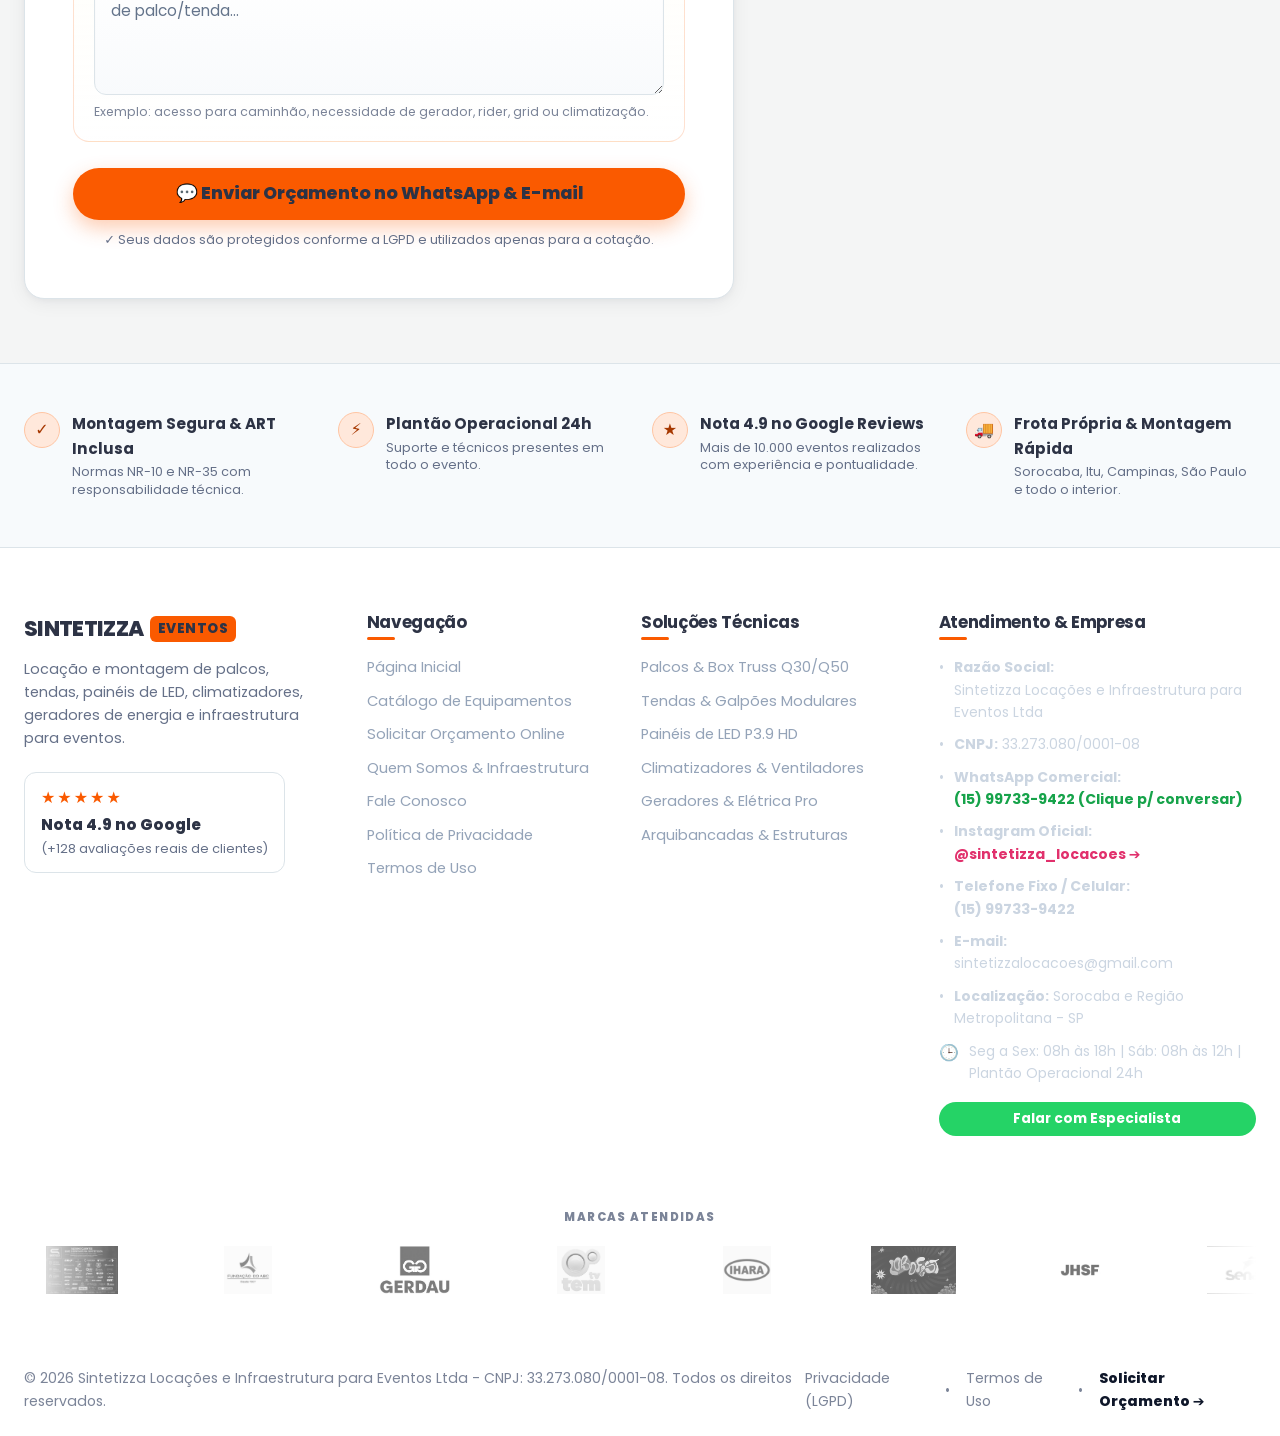
<file: orcamento.html>
<!DOCTYPE html>
<html lang="pt-BR">
<head>
  <meta charset="UTF-8">
  <meta name="viewport" content="width=device-width, initial-scale=1.0">
  <title>Solicitar Orçamento Online | Sintetizza Eventos</title>
  <meta name="description" content="Monte seu orçamento online de palcos, tendas, painéis de LED, climatização e geradores. Receba a proposta técnica no WhatsApp em até 15 minutos.">
  <meta name="keywords" content="orcamento estruturas eventos, aluguel palco preco, locacao tendas sorocaba orcamento, painel de led aluguel orcamento">
  <link rel="canonical" href="https://www.sintetizza.com.br/orcamento.html">
  
  <!-- Favicon & Icons -->
  <link rel="icon" type="image/png" href="logoAuzl.png">
  <link rel="apple-touch-icon" href="logoAuzl.png">
  <link rel="manifest" href="site.webmanifest">
  <meta name="theme-color" content="#F1CF00">

  <!-- OpenGraph -->
  <meta property="og:type" content="website">
  <meta property="og:url" content="https://www.sintetizza.com.br/orcamento.html">
  <meta property="og:title" content="Solicitar Orçamento Online | Sintetizza Eventos">
  <meta property="og:description" content="Monte sua lista de equipamentos e envie para nossa equipe técnica via WhatsApp ou e-mail.">
  <meta property="og:image" content="https://www.sintetizza.com.br/assets/images/logo.png">

  <!-- Google Fonts -->
  <link rel="preconnect" href="https://fonts.googleapis.com">
  <link rel="preconnect" href="https://fonts.gstatic.com" crossorigin>
  <link href="https://fonts.googleapis.com/css2?family=Poppins:wght@400;500;600;700;800&display=swap" rel="stylesheet">
  
  <!-- Estilos CSS -->
  <link rel="stylesheet" href="css/variables.css">
  <link rel="stylesheet" href="css/global.css">
  <link rel="stylesheet" href="css/components.css">
  <link rel="stylesheet" href="css/pages.css">
</head>
<body id="quote-page-root">

  <!-- Header -->
  <div id="site-header-container"></div>

  <!-- Banner -->
  <section class="page-banner">
    <div class="container">
      <div class="breadcrumb">
        <a href="index.html">Início</a>
        <span>/</span>
        <span>Solicitar Orçamento</span>
      </div>
      <h1 class="page-banner-title">Solicitação de Orçamento Online</h1>
      <p class="page-banner-desc">
        Revise os itens selecionados, informe os dados básicos do seu evento e envie diretamente para o atendimento técnico via WhatsApp ou e-mail.
      </p>
      <div class="quote-meta-chips" style="justify-content: center; margin-top: 18px;">
        <span class="quote-meta-chip">Retorno em até 15 minutos</span>
        <span class="quote-meta-chip">ART e suporte técnico inclusos</span>
        <span class="quote-meta-chip">Atendimento em Sorocaba e todo o estado de SP</span>
      </div>
    </div>
  </section>

  <!-- Seção de Orçamento -->
  <section class="section section-light">
    <div class="container">
      <div class="quote-layout">

        <!-- Formulário de Dados -->
        <div class="quote-card quote-card-shell">
          <div class="quote-card-intro">
            <div class="quote-intro-top">
              <div>
                <span class="badge badge-brand" style="margin-bottom: 8px;">Atendimento Rápido</span>
                <h2 style="font-size: 1.35rem;">Dados do Solicitante & Local do Evento</h2>
                <p style="font-size: 0.875rem; margin: 6px 0 0 0;">Preencha o básico e nós cuidamos do dimensionamento técnico da estrutura ideal.</p>
              </div>
              <div class="quote-meta-chips">
                <span class="quote-meta-chip">WhatsApp comercial</span>
                <span class="quote-meta-chip">Proposta técnica</span>
              </div>
            </div>
          </div>

          <form id="quote-request-form" class="quote-form">
            <div class="quote-form-section">
              <div class="quote-form-section-title">
                <div>
                  <h3 style="font-size: 1.05rem; margin-bottom: 4px;">Contato do solicitante</h3>
                  <p>Esses dados são usados apenas para retorno comercial e envio da proposta.</p>
                </div>
                <span class="badge badge-brand-soft">1. Identificação</span>
              </div>

              <div class="field-grid">
              <div class="form-group">
                <label class="form-label" for="clientName">Nome Completo <span class="required">*</span></label>
                <input type="text" id="clientName" name="clientName" class="form-control" placeholder="Seu nome ou responsável" required autocomplete="name">
                <span class="form-helper">Informe quem vai aprovar ou acompanhar o evento.</span>
              </div>

              <div class="form-group">
                <label class="form-label" for="clientCompany">Empresa / Produtora</label>
                <input type="text" id="clientCompany" name="clientCompany" class="form-control" placeholder="Nome da empresa ou agência (opcional)" autocomplete="organization">
                <span class="form-helper">Ajuda nossa equipe a contextualizar a proposta.</span>
              </div>
            </div>

            <div class="field-grid">
              <div class="form-group">
                <label class="form-label" for="clientEmail">E-mail Corporativo / Pessoal <span class="required">*</span></label>
                <input type="email" id="clientEmail" name="clientEmail" class="form-control" placeholder="seuemail@empresa.com" required autocomplete="email">
                <span class="form-helper">Usado para envio formal da proposta e documentação.</span>
              </div>

              <div class="form-group">
                <label class="form-label" for="clientPhone">WhatsApp / Telefone <span class="required">*</span></label>
                <input type="tel" id="clientPhone" name="clientPhone" class="form-control" placeholder="(15) 99999-9999" required autocomplete="tel">
                <span class="form-helper">Canal mais rápido para ajustes e confirmação de disponibilidade.</span>
              </div>
            </div>
            </div>

            <div class="quote-form-section">
              <div class="quote-form-section-title">
                <div>
                  <h3 style="font-size: 1.05rem; margin-bottom: 4px;">Detalhes do evento</h3>
                  <p>Quanto mais contexto, mais precisa fica a lista técnica e operacional.</p>
                </div>
                <span class="badge badge-brand-soft">2. Produção</span>
              </div>

              <div class="field-grid">
              <div class="form-group">
                <label class="form-label" for="eventType">Segmento do Evento <span class="required">*</span></label>
                <select id="eventType" name="eventType" class="form-control" required>
                  <option value="Corporativo / Congresso">Corporativo / Congresso</option>
                  <option value="Feira / Estande / Exposição">Feira / Estande / Exposição</option>
                  <option value="Show / Festival / Apresentação">Show / Festival / Apresentação</option>
                  <option value="Casamento / Social">Casamento / Social</option>
                  <option value="Evento Esportivo">Evento Esportivo</option>
                  <option value="Outro Segmento">Outro Segmento</option>
                </select>
                <span class="form-helper">Escolha o formato mais próximo para acelerar a triagem técnica.</span>
              </div>

              <div class="form-group">
                <label class="form-label" for="eventDate">Data Prevista do Evento</label>
                <input type="date" id="eventDate" name="eventDate" class="form-control">
                <span class="form-helper">Se ainda não tiver a data fechada, deixe em branco.</span>
              </div>
            </div>

            <div class="field-grid">
              <div class="form-group">
                <label class="form-label" for="eventCity">Cidade / Local do Evento <span class="required">*</span></label>
                <input type="text" id="eventCity" name="eventCity" class="form-control" placeholder="Ex: Sorocaba - SP" required>
                <span class="form-helper">Informe a cidade e, se possível, o espaço ou endereço do evento.</span>
              </div>

              <div class="form-group">
                <label class="form-label" for="eventAudience">Estimativa de Público / Metragem</label>
                <input type="text" id="eventAudience" name="eventAudience" class="form-control" placeholder="Ex: 800 pessoas ou 500m²">
                <span class="form-helper">Pode ser quantidade de pessoas, área útil ou dimensão de palco/tenda.</span>
              </div>
            </div>

            <div class="form-group">
              <label class="form-label" for="observations">Observações Técnicas ou Metragens</label>
              <textarea id="observations" name="observations" class="form-control" placeholder="Descreva horários de montagem, exigências específicas ou medidas de palco/tenda..." rows="3"></textarea>
              <span class="form-helper">Exemplo: acesso para caminhão, necessidade de gerador, rider, grid ou climatização.</span>
            </div>
            </div>

            <div class="quote-submit-wrap">
              <button type="submit" class="btn btn-primary btn-block btn-lg" style="font-size: 1.1rem;">
                <span>💬 Enviar Orçamento no WhatsApp & E-mail</span>
              </button>
              <p class="quote-submit-note">
                ✓ Seus dados são protegidos conforme a LGPD e utilizados apenas para a cotação.
              </p>
            </div>
          </form>
        </div>

        <!-- Sidebar com Itens Selecionados -->
        <div class="quote-summary-sidebar">
          <div class="quote-card quote-summary-card" style="margin-bottom: var(--space-lg);">
            <div class="quote-summary-head">
              <div>
                <h3 style="font-size: 1.15rem; color: var(--color-slate-950); font-weight: 800;">Itens Selecionados</h3>
                <p>Monte sua lista e envie tudo de uma vez para análise comercial e técnica.</p>
              </div>
              <span class="badge badge-brand" id="quote-total-items-badge">0 itens</span>
            </div>

            <!-- Estado Vazio -->
            <div id="quote-empty-state" class="quote-empty-state" style="display: none;">
              <div class="quote-empty-state-icon">📋</div>
              <h4 style="margin-bottom: 6px; font-size: 1rem;">Nenhum item adicionado ainda</h4>
              <p style="font-size: 0.85rem; color: var(--color-text-secondary); margin-bottom: 16px;">
                Adicione equipamentos do catálogo ou crie um item personalizado.
              </p>
              <div class="flex flex-col gap-sm">
                <a href="produtos.html" class="btn btn-primary btn-sm btn-block">
                  Explorar Catálogo
                </a>
                <button type="button" class="btn btn-dark btn-sm btn-block" id="btn-add-custom-item-empty" onclick="document.getElementById('btn-add-custom-item')?.click()">
                  + Item Personalizado
                </button>
              </div>
            </div>

            <!-- Lista de Itens Adicionados -->
            <div id="quote-items-section">
              <div class="quote-items-container" id="quote-items-container"></div>

              <div class="quote-inline-actions">
                <button type="button" class="btn btn-outline btn-sm" id="btn-add-custom-item" style="flex: 1;">
                  + Item Personalizado
                </button>
                <a href="produtos.html" class="btn btn-dark btn-sm" style="flex: 1;">
                  + Mais Itens
                </a>
              </div>

              <button type="button" onclick="handleClearQuote()" class="quote-clear-btn">
                Limpar lista de itens
              </button>
            </div>
          </div>

          <!-- Informações de Confiança e Garantias -->
          <div class="quote-highlight-box">
            <h4 style="color: #92400E; margin-bottom: 8px; font-size: 1rem; font-weight: 800;">
              ✓ Garantias Sintetizza Inclusas
            </h4>
            <ul style="display: flex; flex-direction: column; gap: 6px; font-size: 0.85rem; color: var(--color-text-secondary);">
              <li>• <strong>ART emitida por engenheiro</strong> habilitado pelo CREA</li>
              <li>• <strong>Equipe 100% certificada</strong> em NR-10 e NR-35</li>
              <li>• <strong>Plantão operacional 24h</strong> durante todo o evento</li>
              <li>• <strong>Frota própria</strong> garantindo montagem antecipada</li>
            </ul>
            <div class="quote-trust-note">
              Nossa equipe técnica avalia rider, metragem, público, energia e cronograma para te devolver uma proposta mais segura e realista.
            </div>
          </div>
        </div>

      </div>
    </div>
  </section>

  <!-- Footer -->
  <div id="site-footer-container"></div>

  <!-- Scripts -->
  <script src="js/data.js" defer></script>
  <script src="js/cart.js" defer></script>
  <script src="js/components.js" defer></script>
  <script src="js/quote.js" defer></script>
  <script src="js/main.js" defer></script>
</body>
</html>
</file>
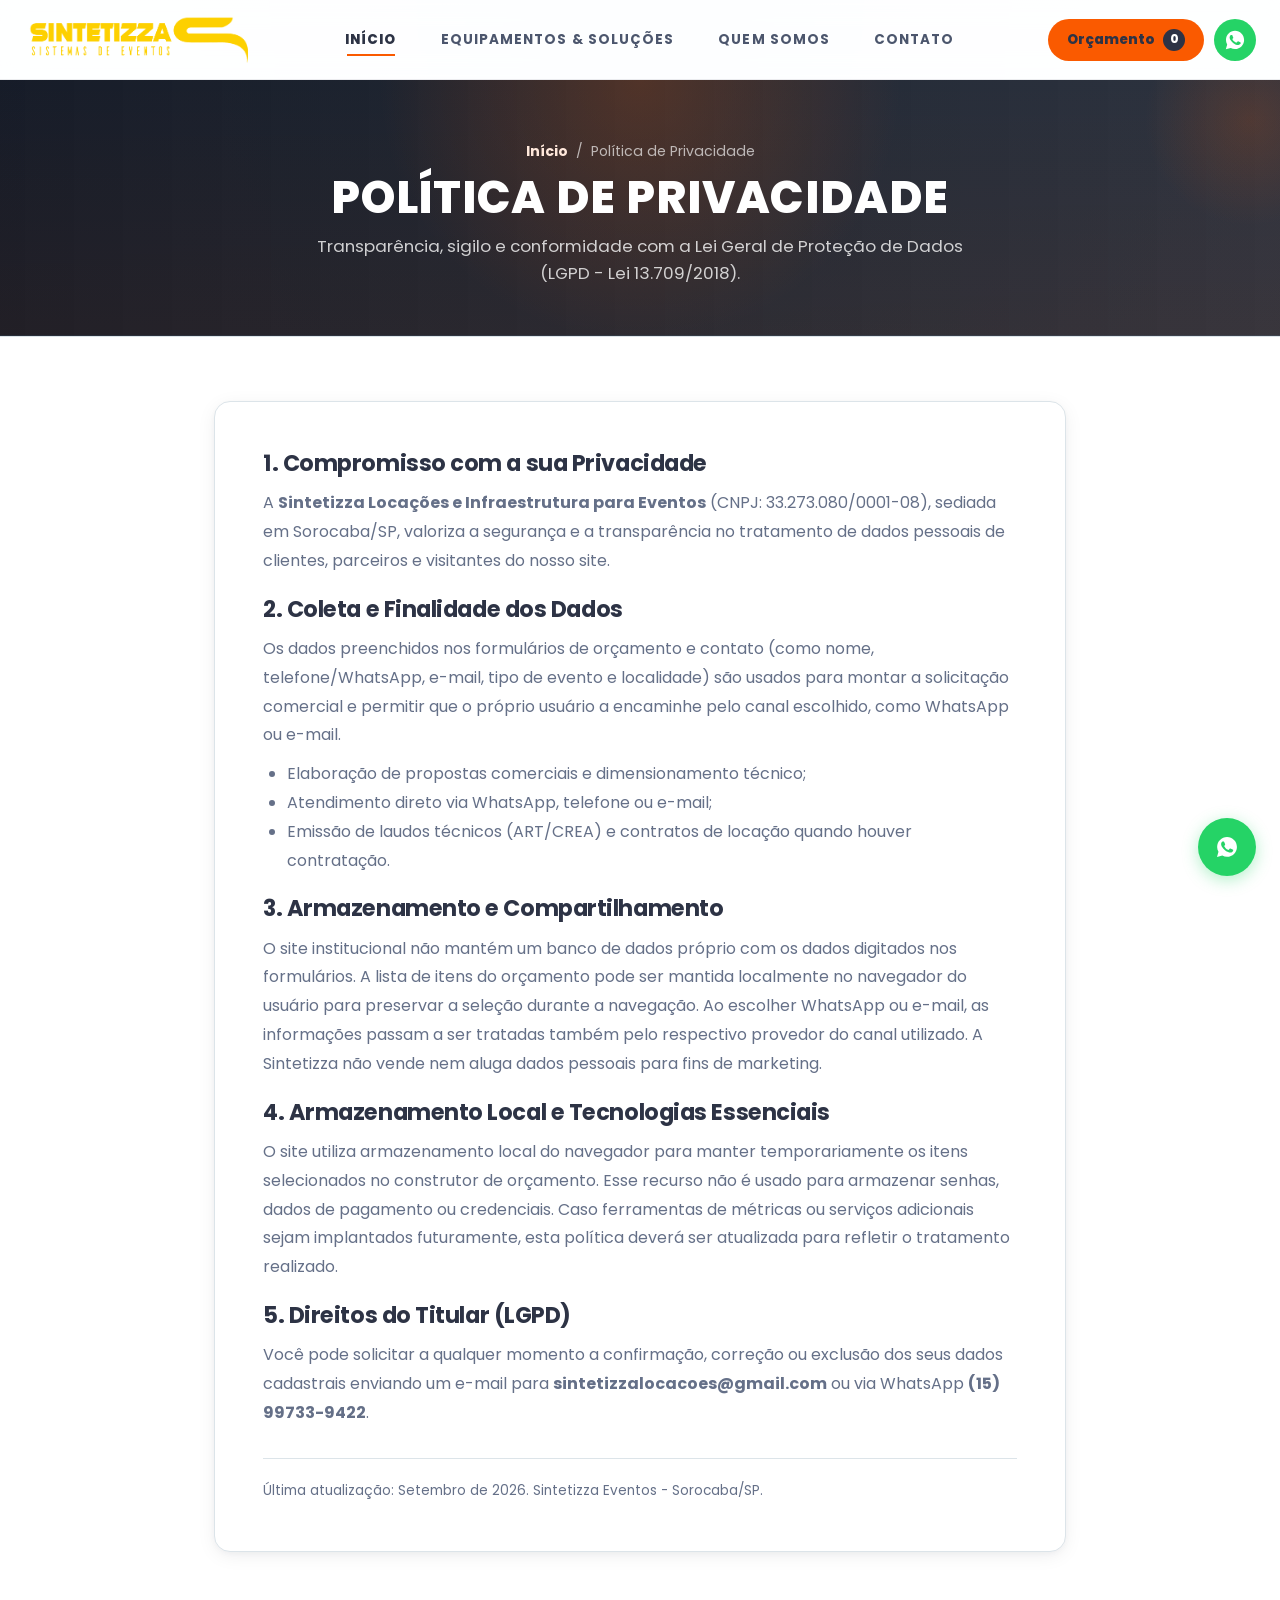
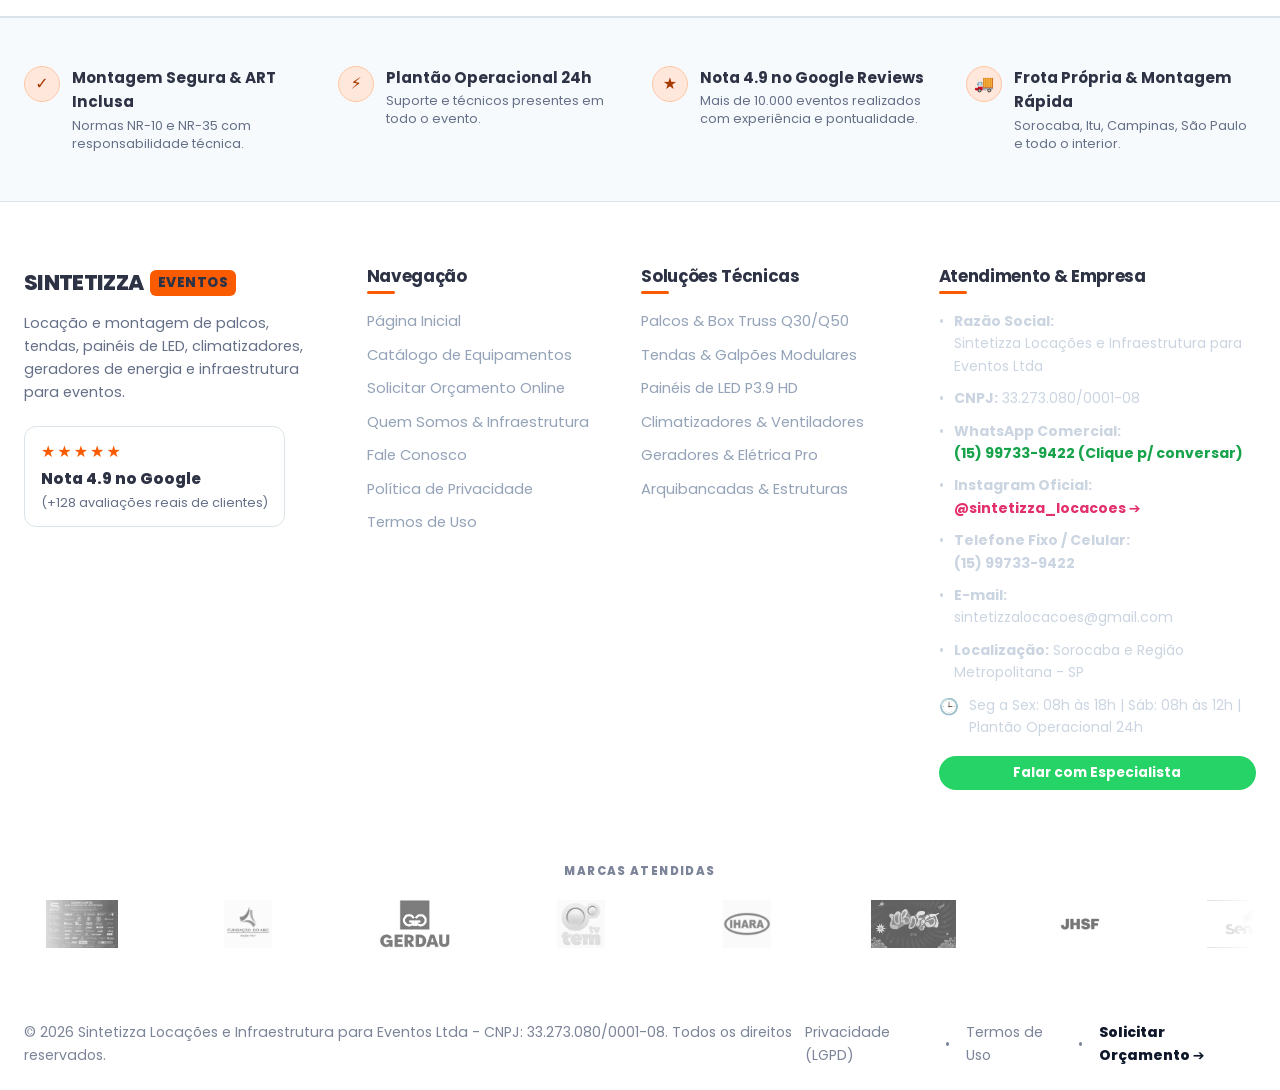
<file: politica-de-privacidade.html>
<!DOCTYPE html>
<html lang="pt-BR">
<head>
  <meta charset="UTF-8">
  <meta name="viewport" content="width=device-width, initial-scale=1.0">
  <title>Política de Privacidade | Sintetizza Eventos</title>
  <meta name="description" content="Política de Privacidade e Proteção de Dados da Sintetizza Eventos em conformidade com a LGPD.">
  <link rel="canonical" href="https://www.sintetizza.com.br/politica-de-privacidade.html">
  
  <!-- Favicon & Icons -->
  <link rel="icon" type="image/png" href="logoAuzl.png">
  <link rel="apple-touch-icon" href="logoAuzl.png">
  <link rel="manifest" href="site.webmanifest">
  <meta name="theme-color" content="#F1CF00">

  <!-- Google Fonts com swap não bloqueante -->
  <link rel="preconnect" href="https://fonts.googleapis.com">
  <link rel="preconnect" href="https://fonts.gstatic.com" crossorigin>
  <link href="https://fonts.googleapis.com/css2?family=Poppins:wght@400;500;600;700;800&display=swap" rel="stylesheet">
  
  <!-- Estilos CSS -->
  <link rel="stylesheet" href="css/variables.css">
  <link rel="stylesheet" href="css/global.css">
  <link rel="stylesheet" href="css/components.css">
  <link rel="stylesheet" href="css/pages.css">
</head>
<body>

  <!-- Header -->
  <div id="site-header-container"></div>

  <!-- Banner -->
  <section class="page-banner">
    <div class="container">
      <div class="breadcrumb">
        <a href="index.html">Início</a>
        <span>/</span>
        <span>Política de Privacidade</span>
      </div>
      <h1 class="page-banner-title">Política de Privacidade</h1>
      <p class="page-banner-desc">
        Transparência, sigilo e conformidade com a Lei Geral de Proteção de Dados (LGPD - Lei 13.709/2018).
      </p>
    </div>
  </section>

  <!-- Conteúdo Institucional -->
  <section class="section section-white">
    <div class="container container-sm">
      <div style="background: var(--color-surface-light); border: 1px solid var(--color-border-light); border-radius: var(--radius-lg); padding: var(--space-2xl); box-shadow: var(--shadow-card); line-height: 1.8;">
        
        <h2 style="font-size: 1.4rem; margin-bottom: 12px;">1. Compromisso com a sua Privacidade</h2>
        <p style="color: var(--color-text-secondary); margin-bottom: 20px;">
          A <strong>Sintetizza Locações e Infraestrutura para Eventos</strong> (CNPJ: 33.273.080/0001-08), sediada em Sorocaba/SP, valoriza a segurança e a transparência no tratamento de dados pessoais de clientes, parceiros e visitantes do nosso site.
        </p>

        <h2 style="font-size: 1.4rem; margin-bottom: 12px;">2. Coleta e Finalidade dos Dados</h2>
        <p style="color: var(--color-text-secondary); margin-bottom: 10px;">
          Os dados preenchidos nos formulários de orçamento e contato (como nome, telefone/WhatsApp, e-mail, tipo de evento e localidade) são usados para montar a solicitação comercial e permitir que o próprio usuário a encaminhe pelo canal escolhido, como WhatsApp ou e-mail.
        </p>
        <ul style="list-style: disc; margin-left: 24px; color: var(--color-text-secondary); margin-bottom: 20px;">
          <li>Elaboração de propostas comerciais e dimensionamento técnico;</li>
          <li>Atendimento direto via WhatsApp, telefone ou e-mail;</li>
          <li>Emissão de laudos técnicos (ART/CREA) e contratos de locação quando houver contratação.</li>
        </ul>

        <h2 style="font-size: 1.4rem; margin-bottom: 12px;">3. Armazenamento e Compartilhamento</h2>
        <p style="color: var(--color-text-secondary); margin-bottom: 20px;">
          O site institucional não mantém um banco de dados próprio com os dados digitados nos formulários. A lista de itens do orçamento pode ser mantida localmente no navegador do usuário para preservar a seleção durante a navegação. Ao escolher WhatsApp ou e-mail, as informações passam a ser tratadas também pelo respectivo provedor do canal utilizado. A Sintetizza não vende nem aluga dados pessoais para fins de marketing.
        </p>

        <h2 style="font-size: 1.4rem; margin-bottom: 12px;">4. Armazenamento Local e Tecnologias Essenciais</h2>
        <p style="color: var(--color-text-secondary); margin-bottom: 20px;">
          O site utiliza armazenamento local do navegador para manter temporariamente os itens selecionados no construtor de orçamento. Esse recurso não é usado para armazenar senhas, dados de pagamento ou credenciais. Caso ferramentas de métricas ou serviços adicionais sejam implantados futuramente, esta política deverá ser atualizada para refletir o tratamento realizado.
        </p>

        <h2 style="font-size: 1.4rem; margin-bottom: 12px;">5. Direitos do Titular (LGPD)</h2>
        <p style="color: var(--color-text-secondary); margin-bottom: 20px;">
          Você pode solicitar a qualquer momento a confirmação, correção ou exclusão dos seus dados cadastrais enviando um e-mail para <strong>sintetizzalocacoes@gmail.com</strong> ou via WhatsApp <strong>(15) 99733-9422</strong>.
        </p>

        <div style="margin-top: 30px; padding-top: 20px; border-top: 1px solid var(--color-border-light); font-size: 0.85rem; color: var(--color-text-secondary);">
          Última atualização: Setembro de 2026. Sintetizza Eventos - Sorocaba/SP.
        </div>
      </div>
    </div>
  </section>

  <!-- Footer -->
  <div id="site-footer-container"></div>

  <!-- Scripts não bloqueantes -->
  <script src="js/data.js" defer></script>
  <script src="js/cart.js" defer></script>
  <script src="js/components.js" defer></script>
  <script src="js/main.js" defer></script>
</body>
</html>
</file>
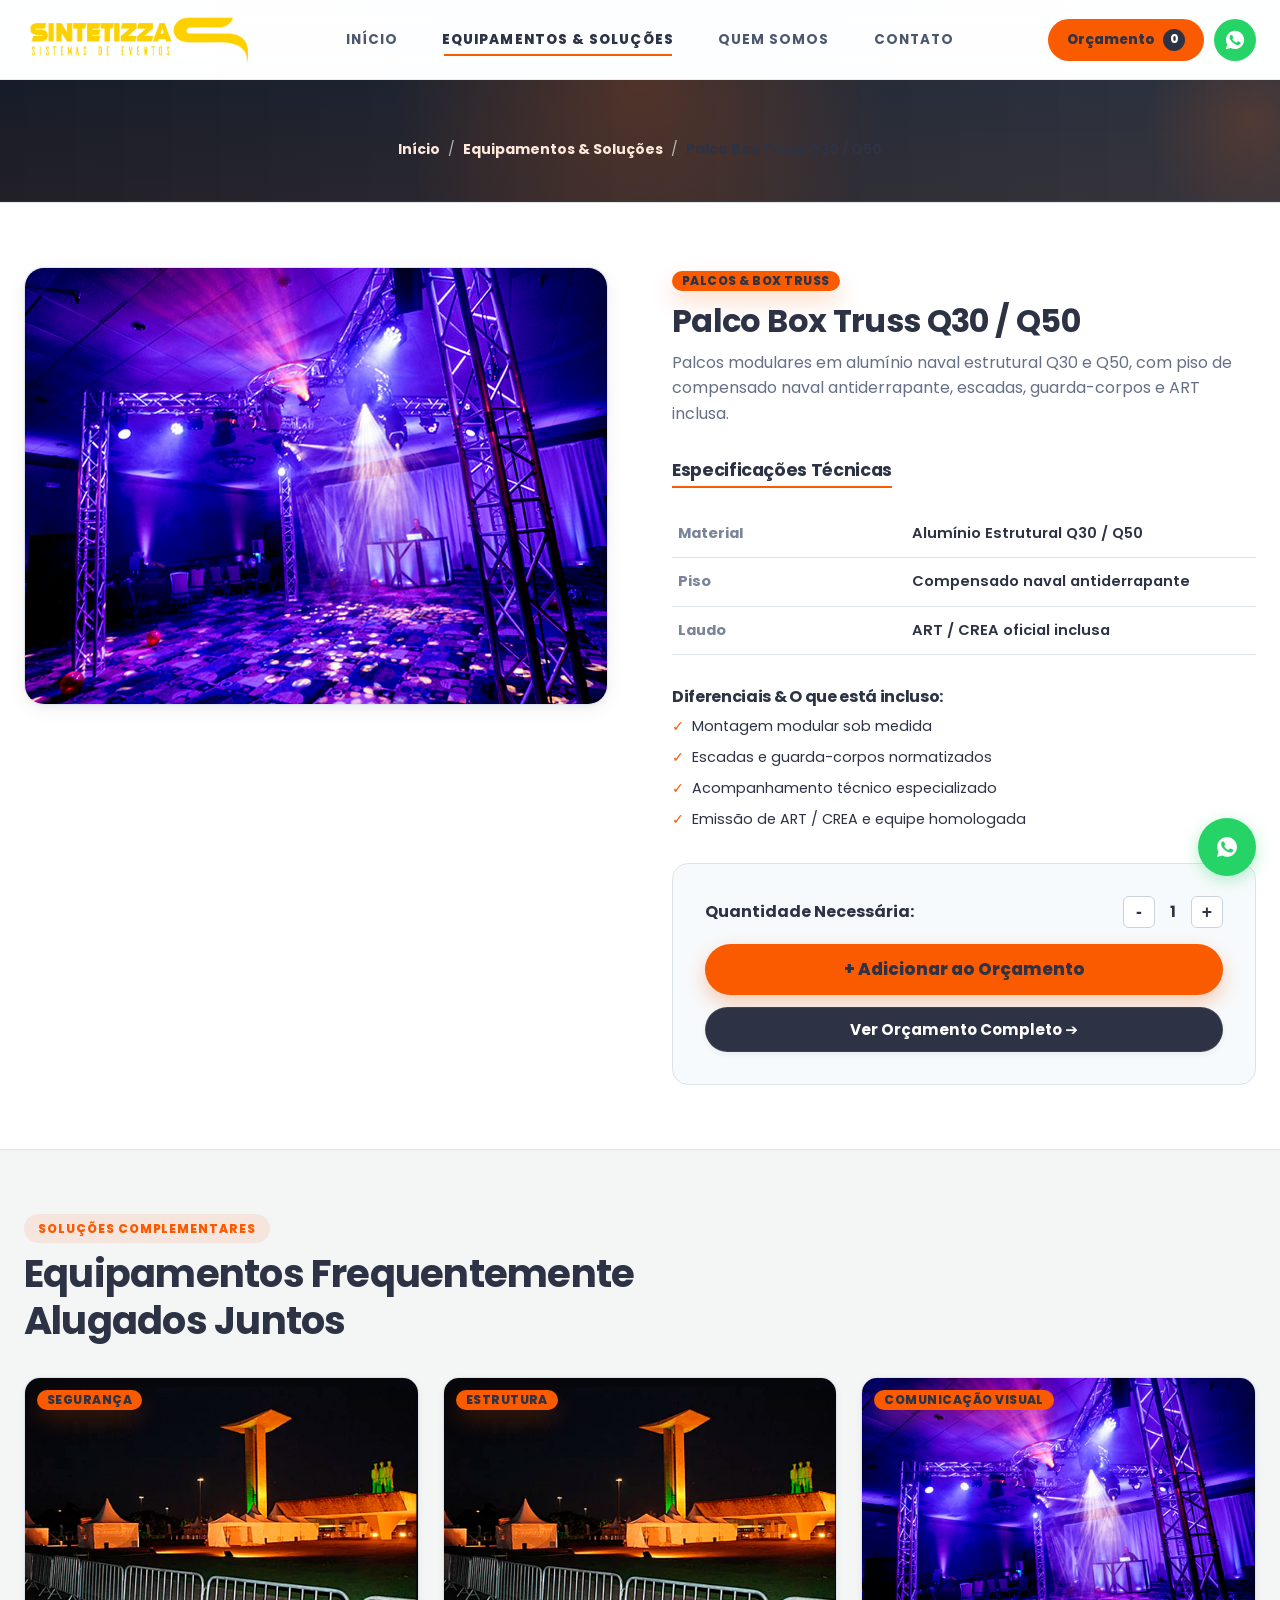
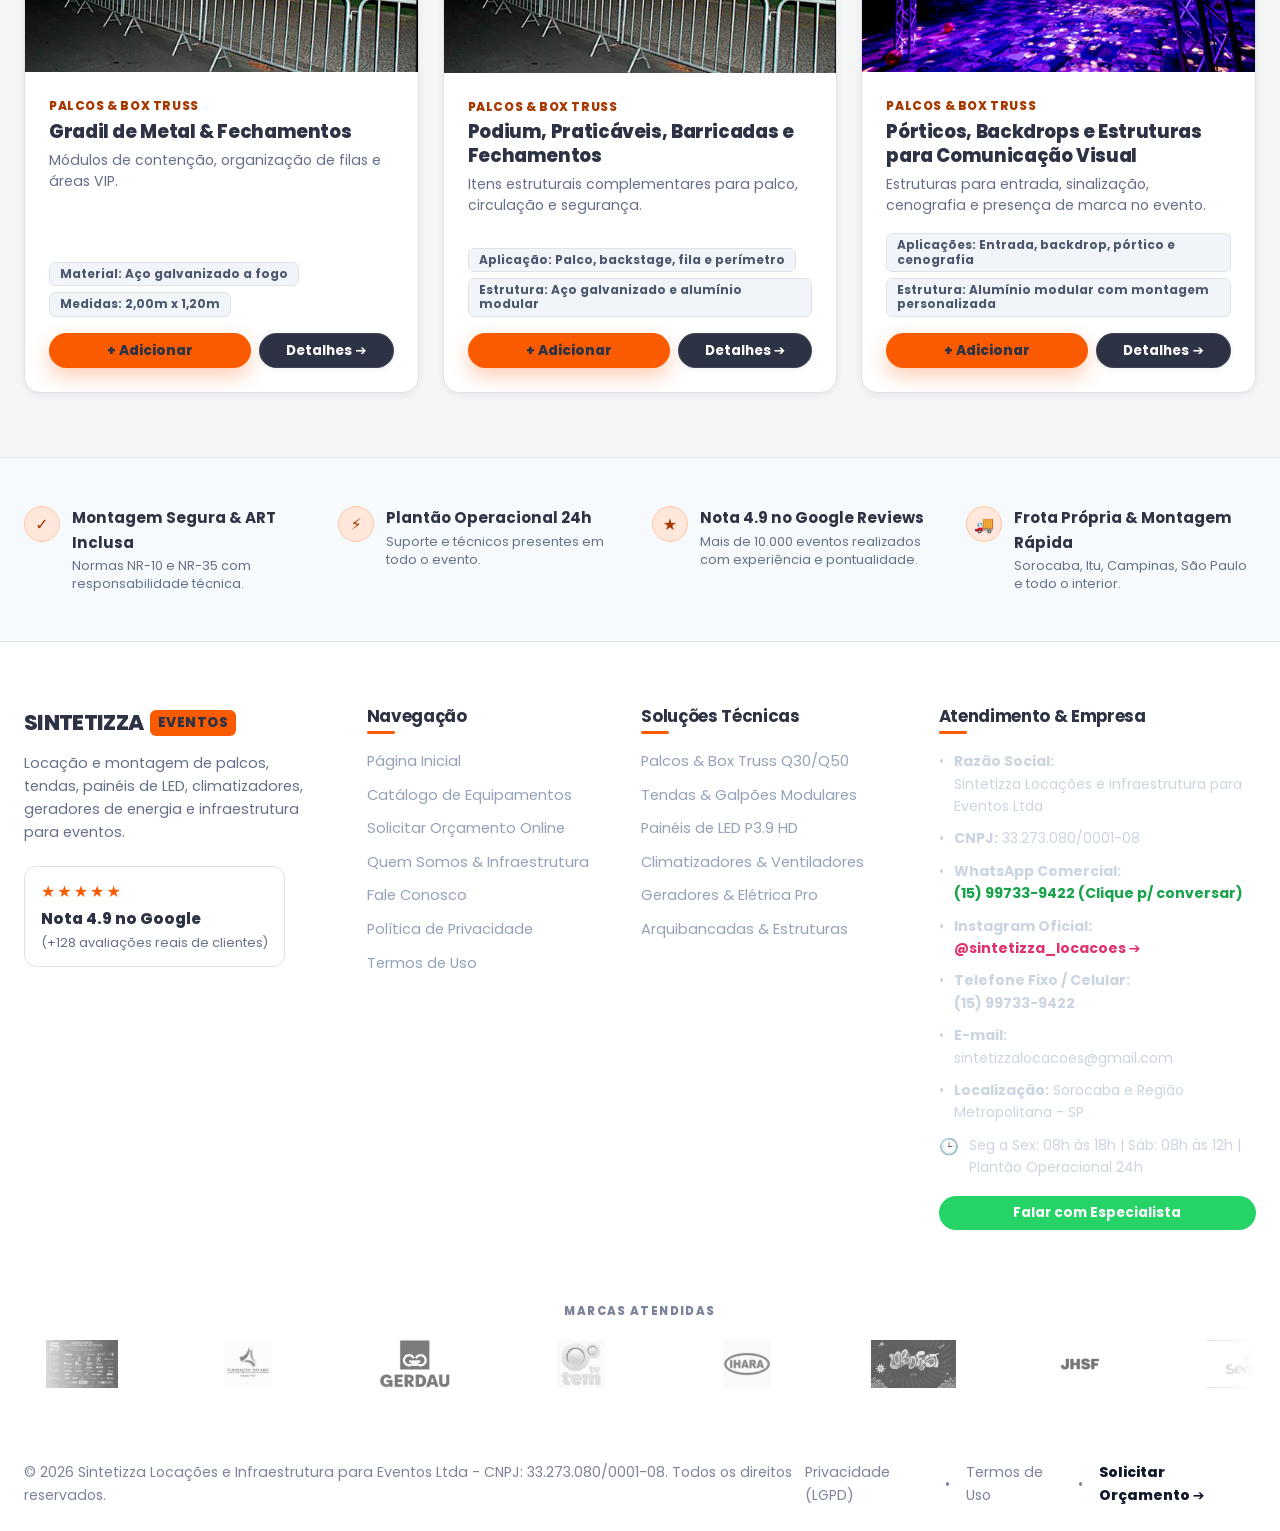
<file: produto-detalhe.html>
<!DOCTYPE html>
<html lang="pt-BR">
<head>
  <meta charset="UTF-8">
  <meta name="viewport" content="width=device-width, initial-scale=1.0">
  <title>Ficha Técnica do Equipamento | Sintetizza Eventos</title>
  <meta name="description" content="Especificações técnicas, diferenciais e solicitação de orçamento de equipamentos e estruturas para eventos.">
  <link rel="canonical" href="https://www.sintetizza.com.br/produto-detalhe.html">
  
  <!-- Favicon & Icons -->
  <link rel="icon" type="image/png" href="logoAuzl.png">
  <link rel="apple-touch-icon" href="logoAuzl.png">
  <link rel="manifest" href="site.webmanifest">
  <meta name="theme-color" content="#F1CF00">

  <!-- Google Fonts -->
  <link rel="preconnect" href="https://fonts.googleapis.com">
  <link rel="preconnect" href="https://fonts.gstatic.com" crossorigin>
  <link href="https://fonts.googleapis.com/css2?family=Poppins:wght@400;500;600;700;800&display=swap" rel="stylesheet">
  
  <!-- Estilos CSS -->
  <link rel="stylesheet" href="css/variables.css">
  <link rel="stylesheet" href="css/global.css">
  <link rel="stylesheet" href="css/components.css">
  <link rel="stylesheet" href="css/pages.css">
</head>
<body>

  <!-- Header -->
  <div id="site-header-container"></div>

  <!-- Banner com Breadcrumb -->
  <section class="page-banner" style="padding: calc(var(--space-2xl) + 10px) 0 var(--space-xl) 0;">
    <div class="container">
      <div class="breadcrumb">
        <a href="index.html">Início</a>
        <span>/</span>
        <a href="produtos.html">Equipamentos & Soluções</a>
        <span>/</span>
        <span id="detail-breadcrumb-product" style="color: var(--color-text-primary); font-weight: 700;">Detalhes</span>
      </div>
    </div>
  </section>

  <!-- Conteúdo Principal do Produto -->
  <section class="section section-white">
    <div class="container" id="product-detail-root">
      <div style="text-align: center; padding: 60px 0; color: var(--color-text-secondary); font-size: 1.1rem;">
        Carregando ficha técnica do equipamento...
      </div>
    </div>
  </section>

  <!-- Produtos Relacionados -->
  <section class="section section-light">
    <div class="container">
      <div class="section-header text-left" style="margin-bottom: var(--space-xl);">
        <span class="section-subtitle">Soluções Complementares</span>
        <h2 class="section-title">Equipamentos Frequentemente Alugados Juntos</h2>
      </div>

      <div class="grid grid-3" id="related-products-grid"></div>
    </div>
  </section>

  <!-- Footer -->
  <div id="site-footer-container"></div>

  <!-- Scripts -->
  <script src="js/data.js" defer></script>
  <script src="js/cart.js" defer></script>
  <script src="js/components.js" defer></script>
  <script src="js/main.js" defer></script>
</body>
</html>
</file>
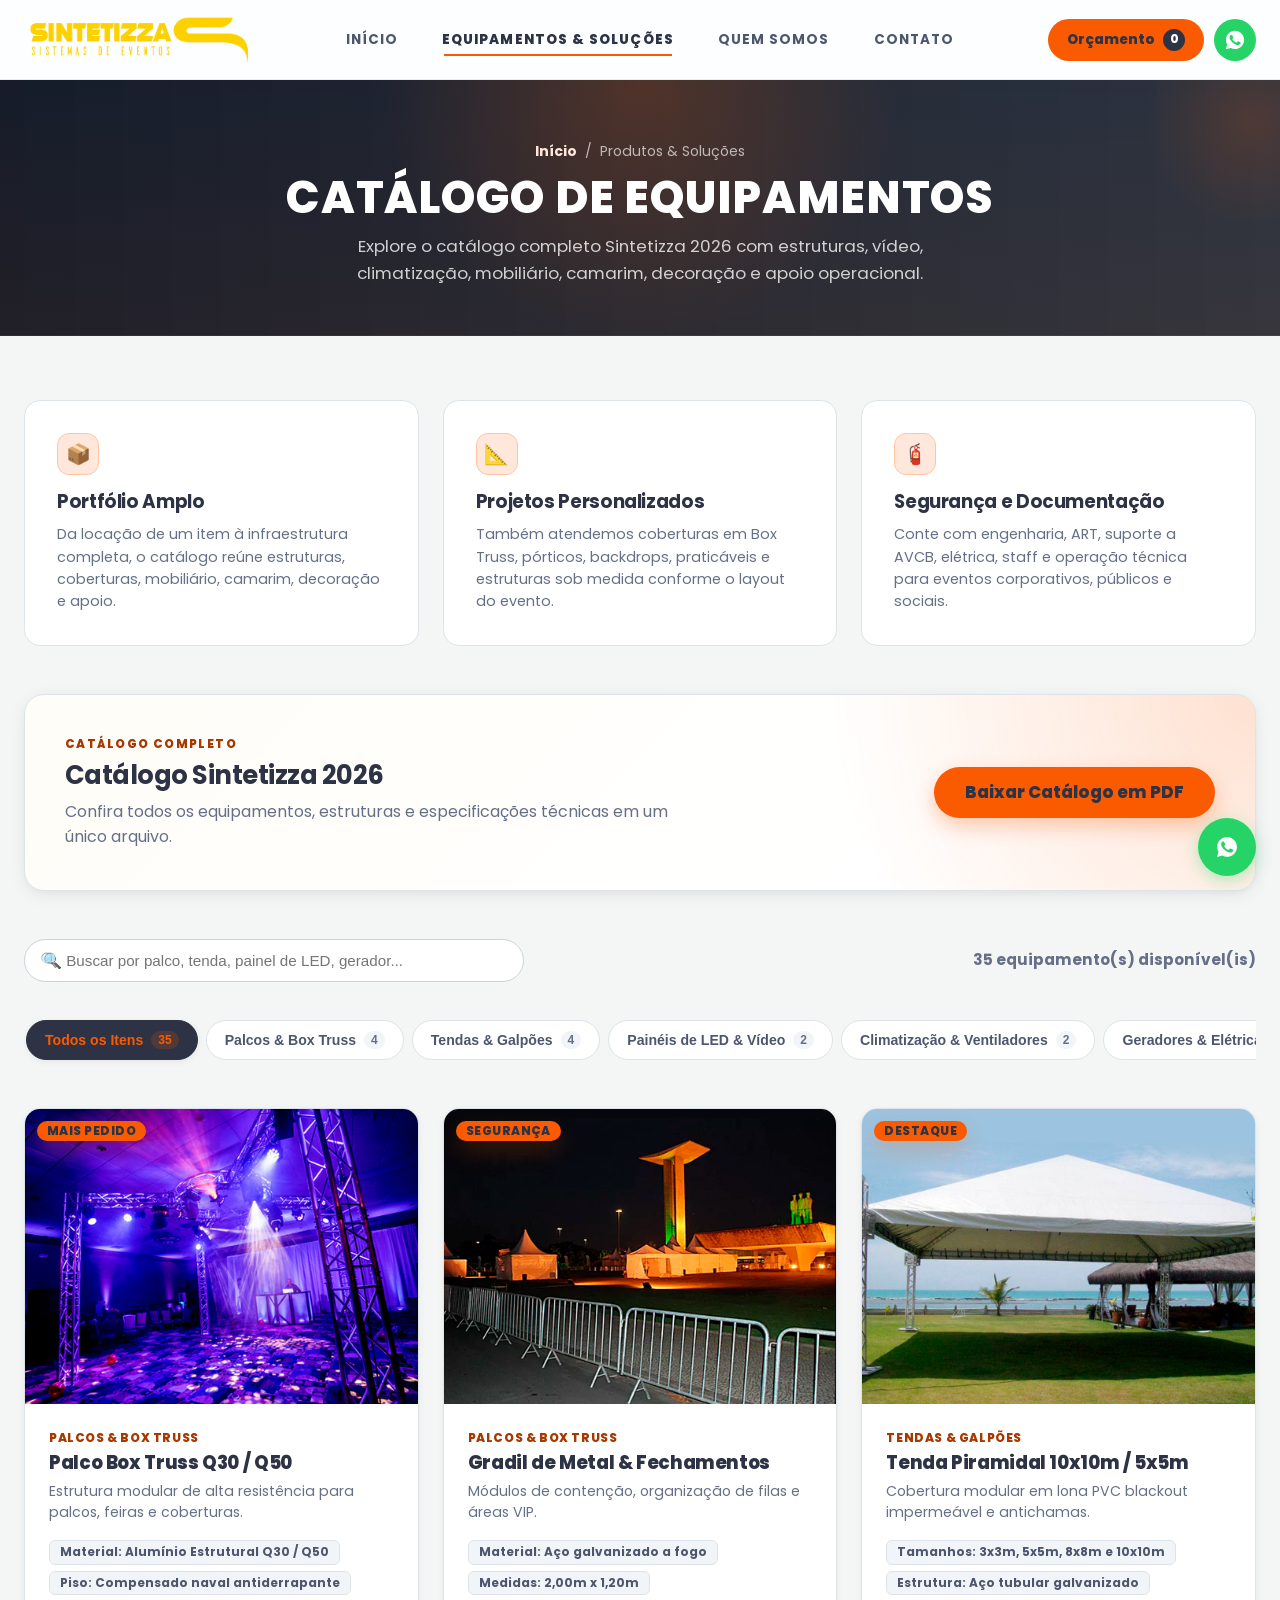
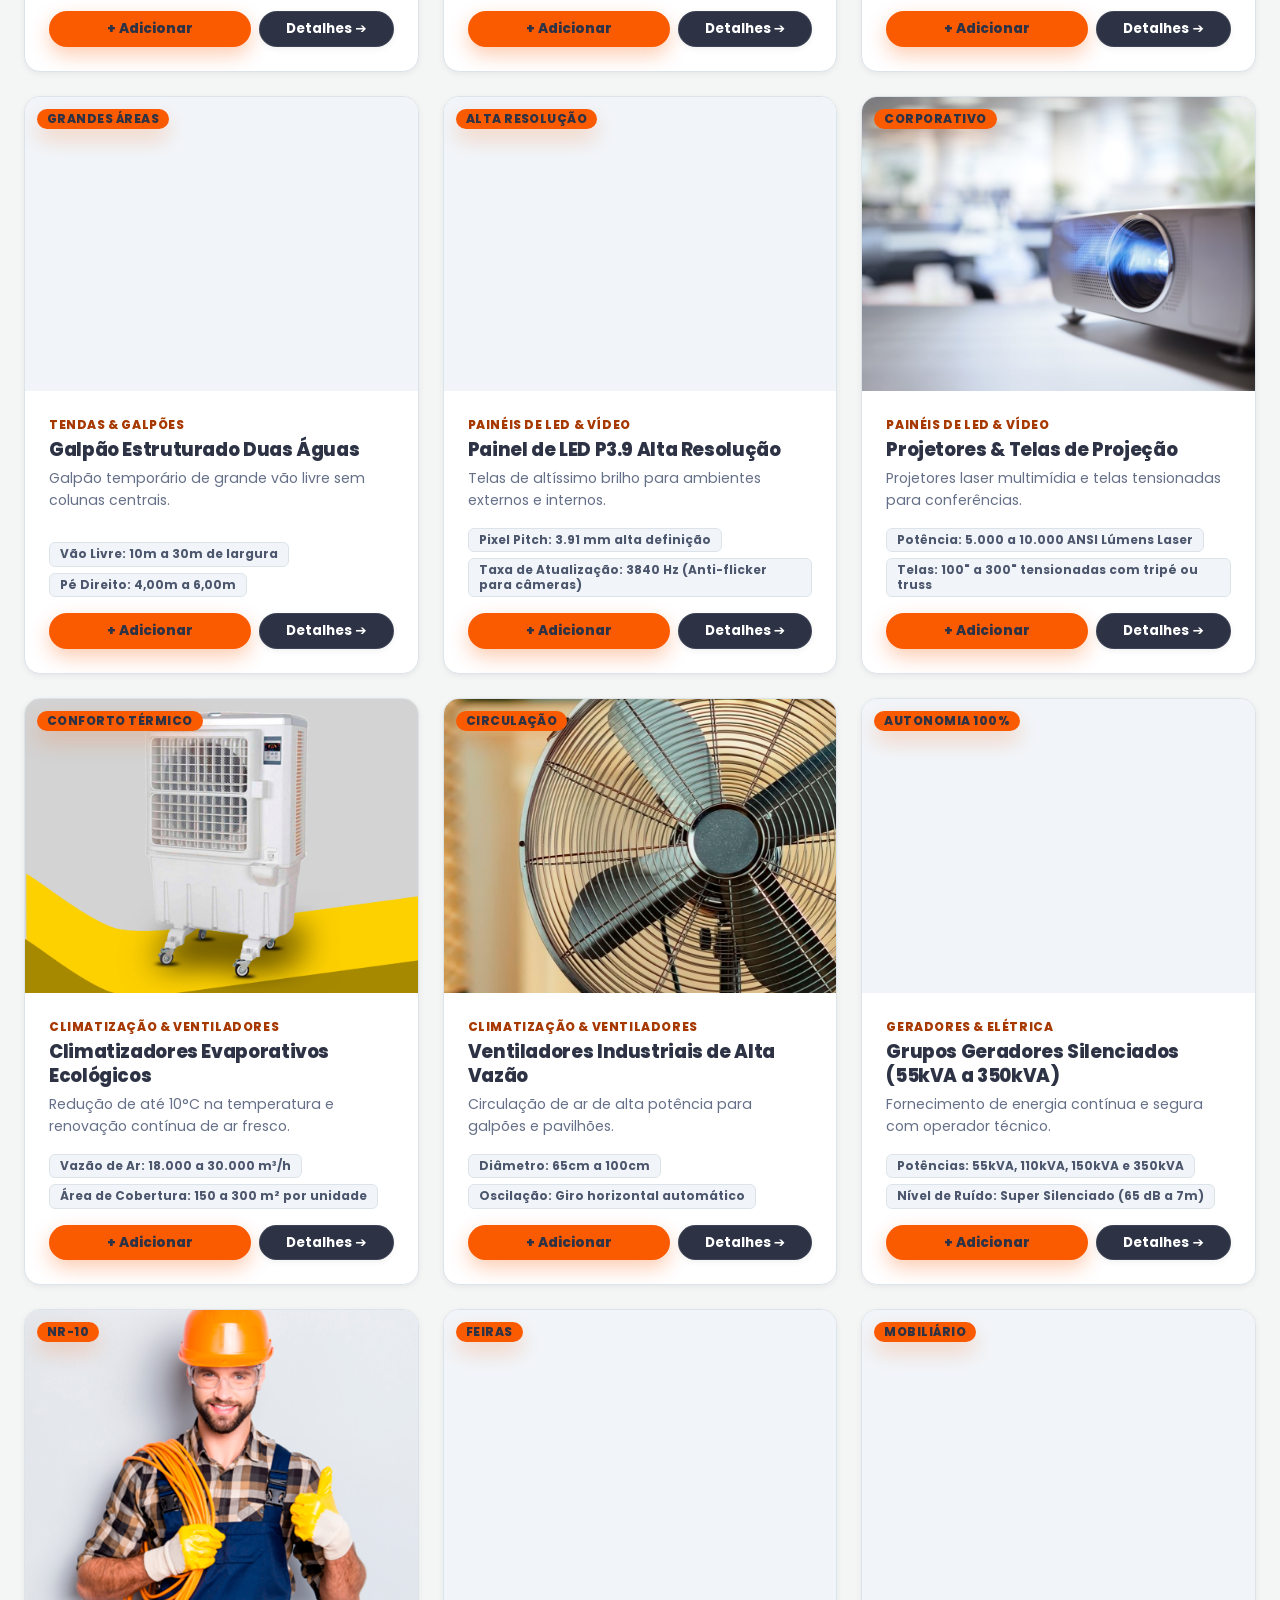
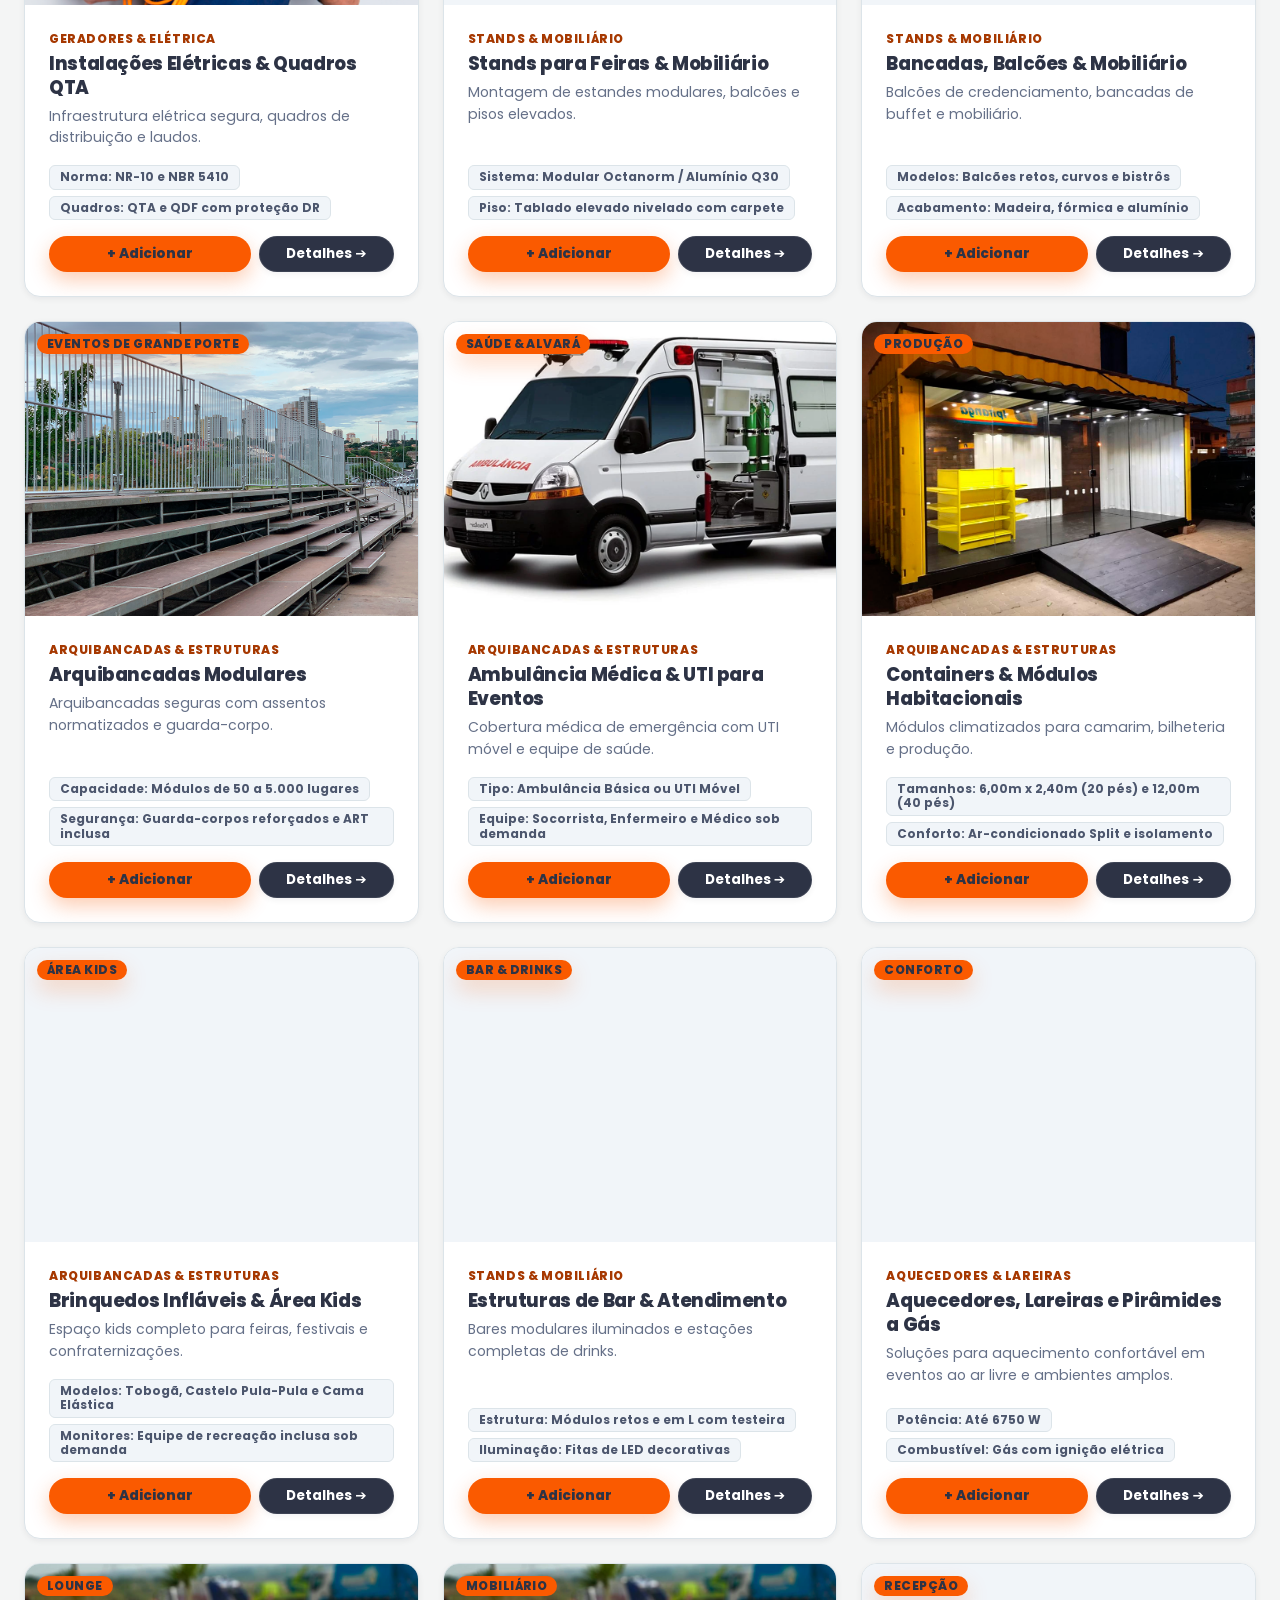
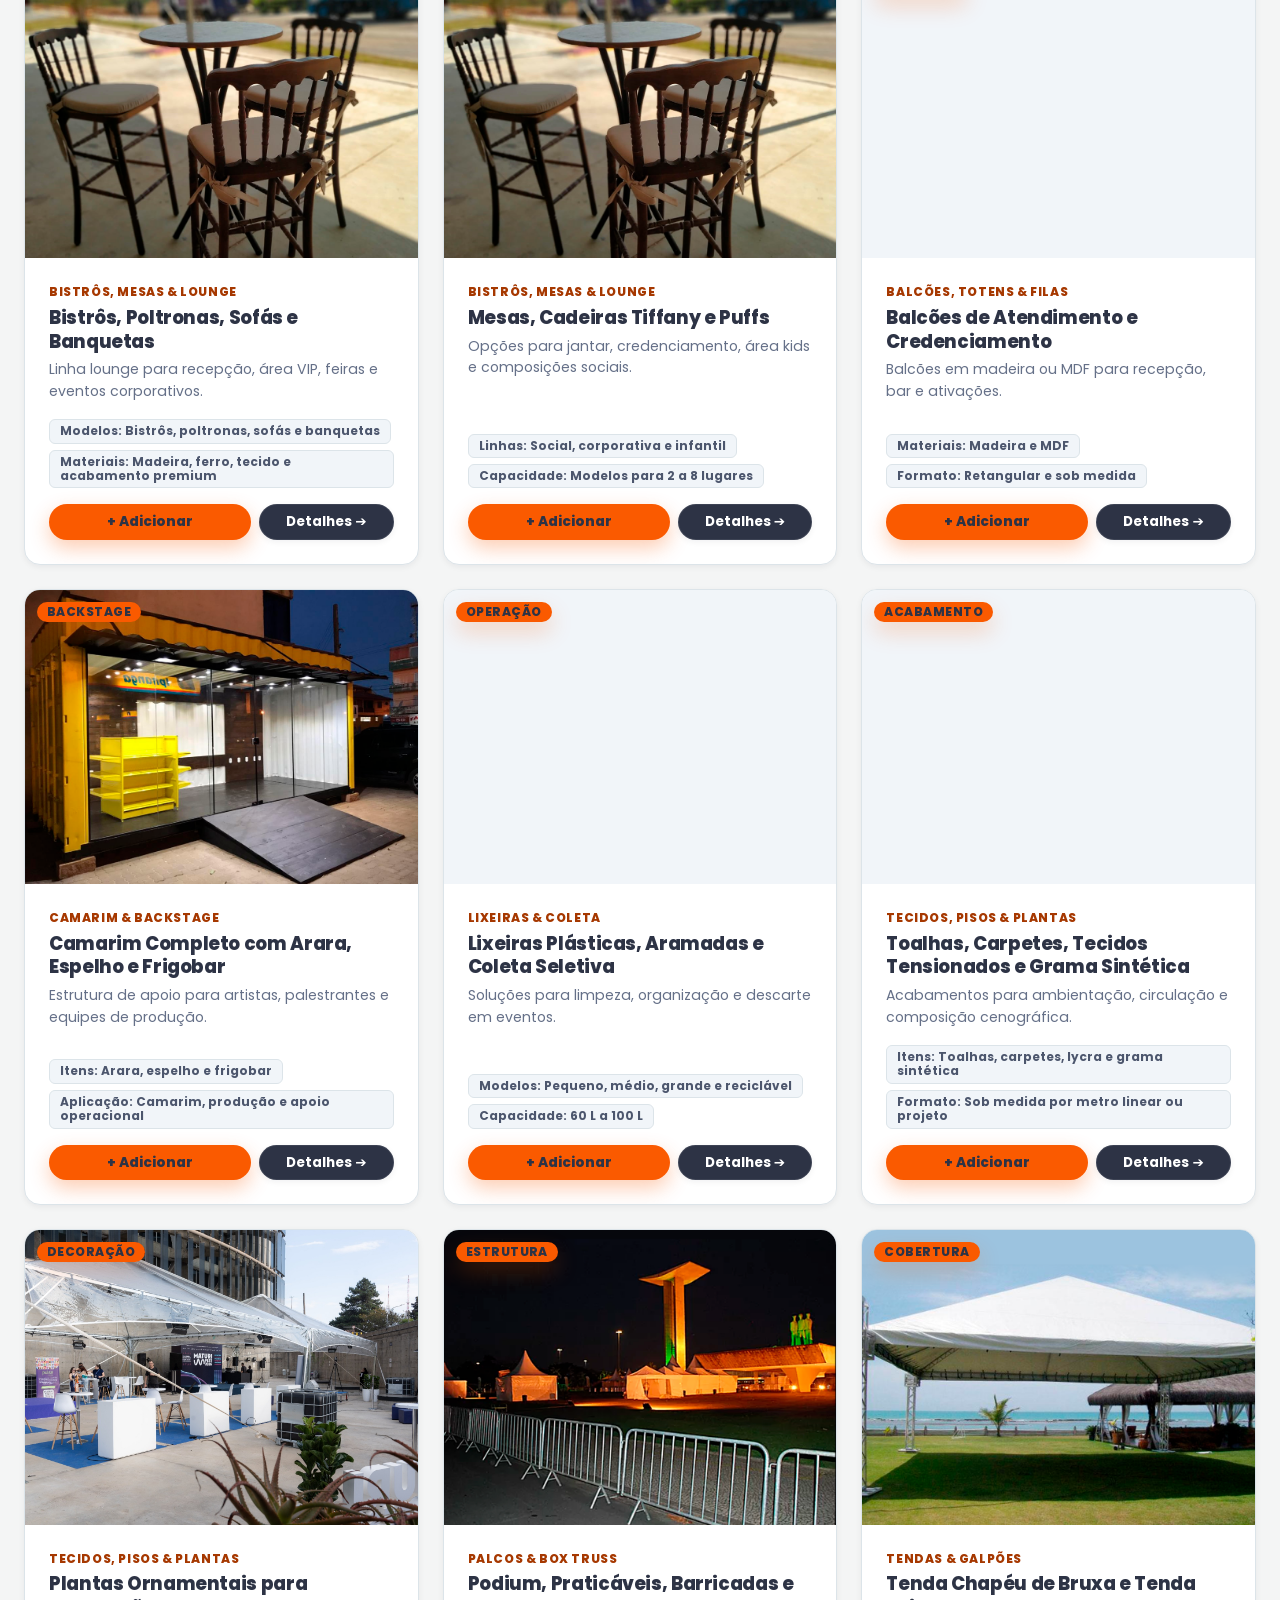
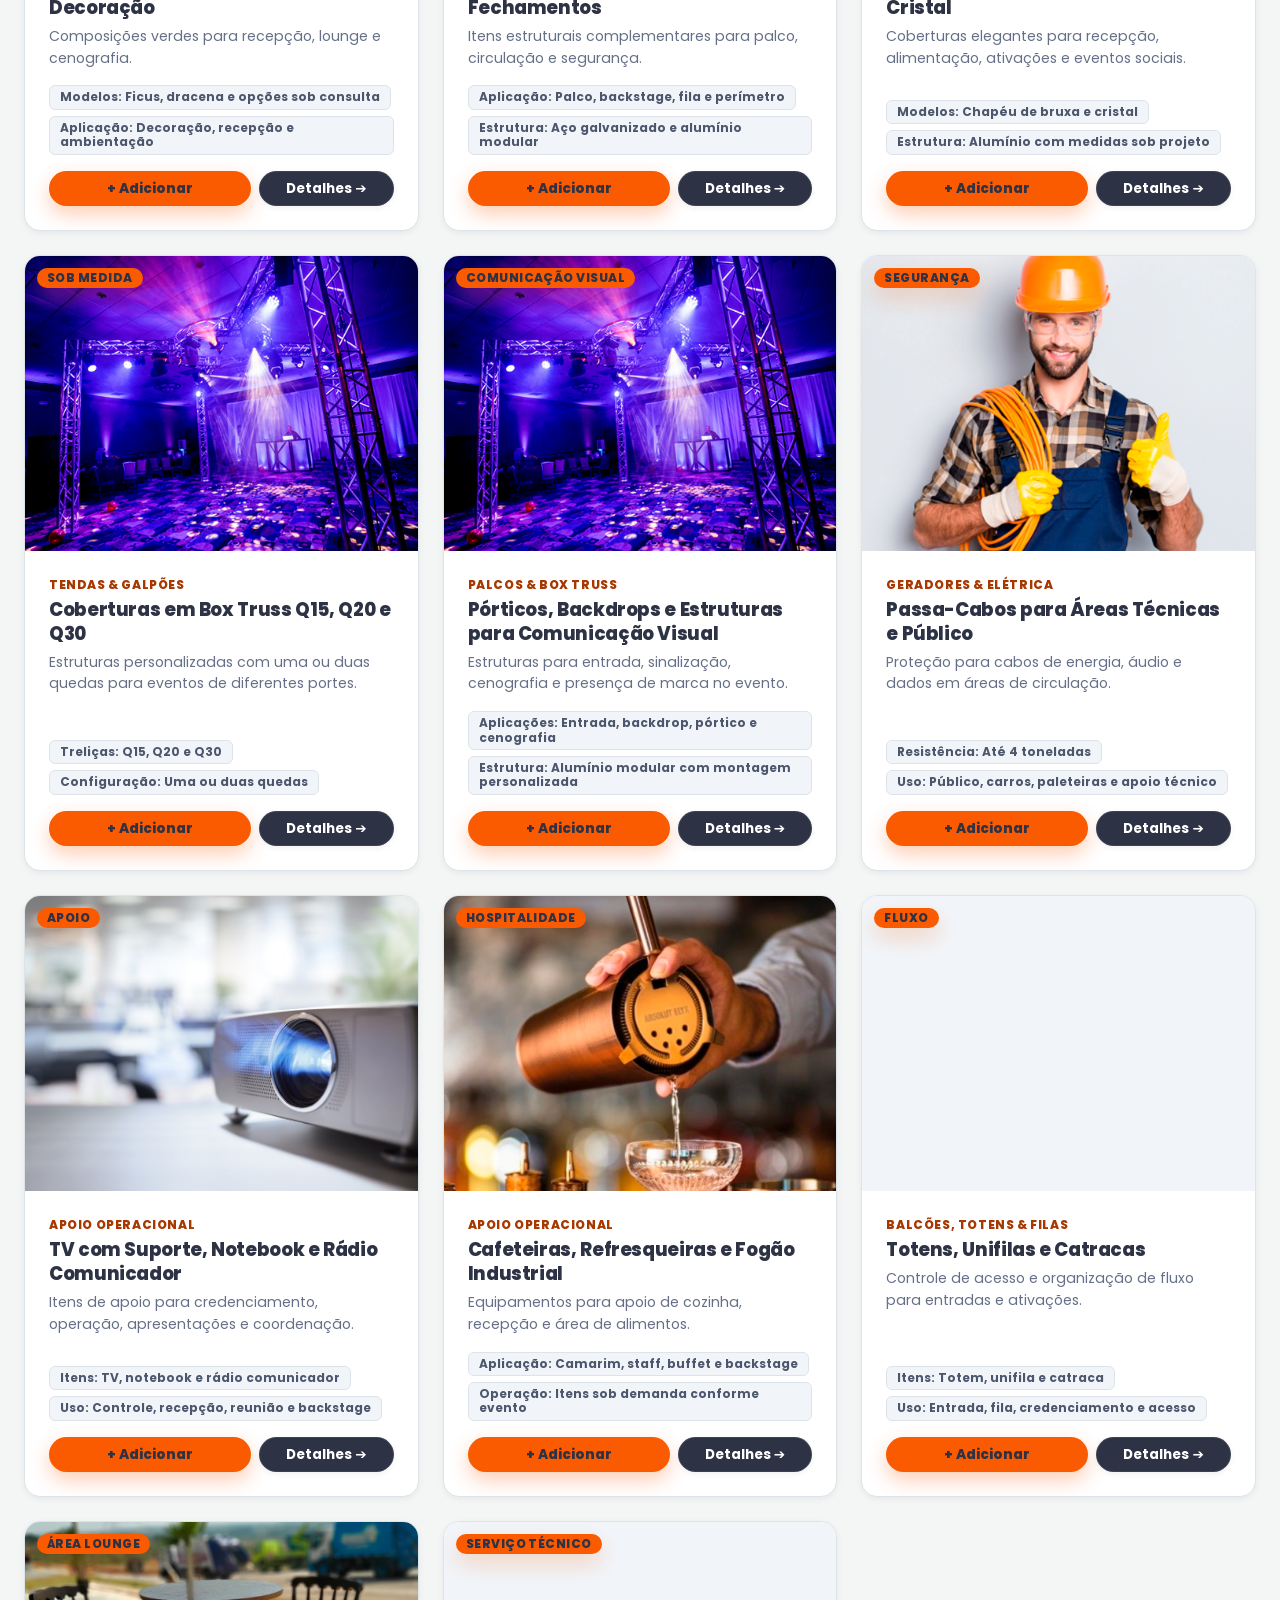
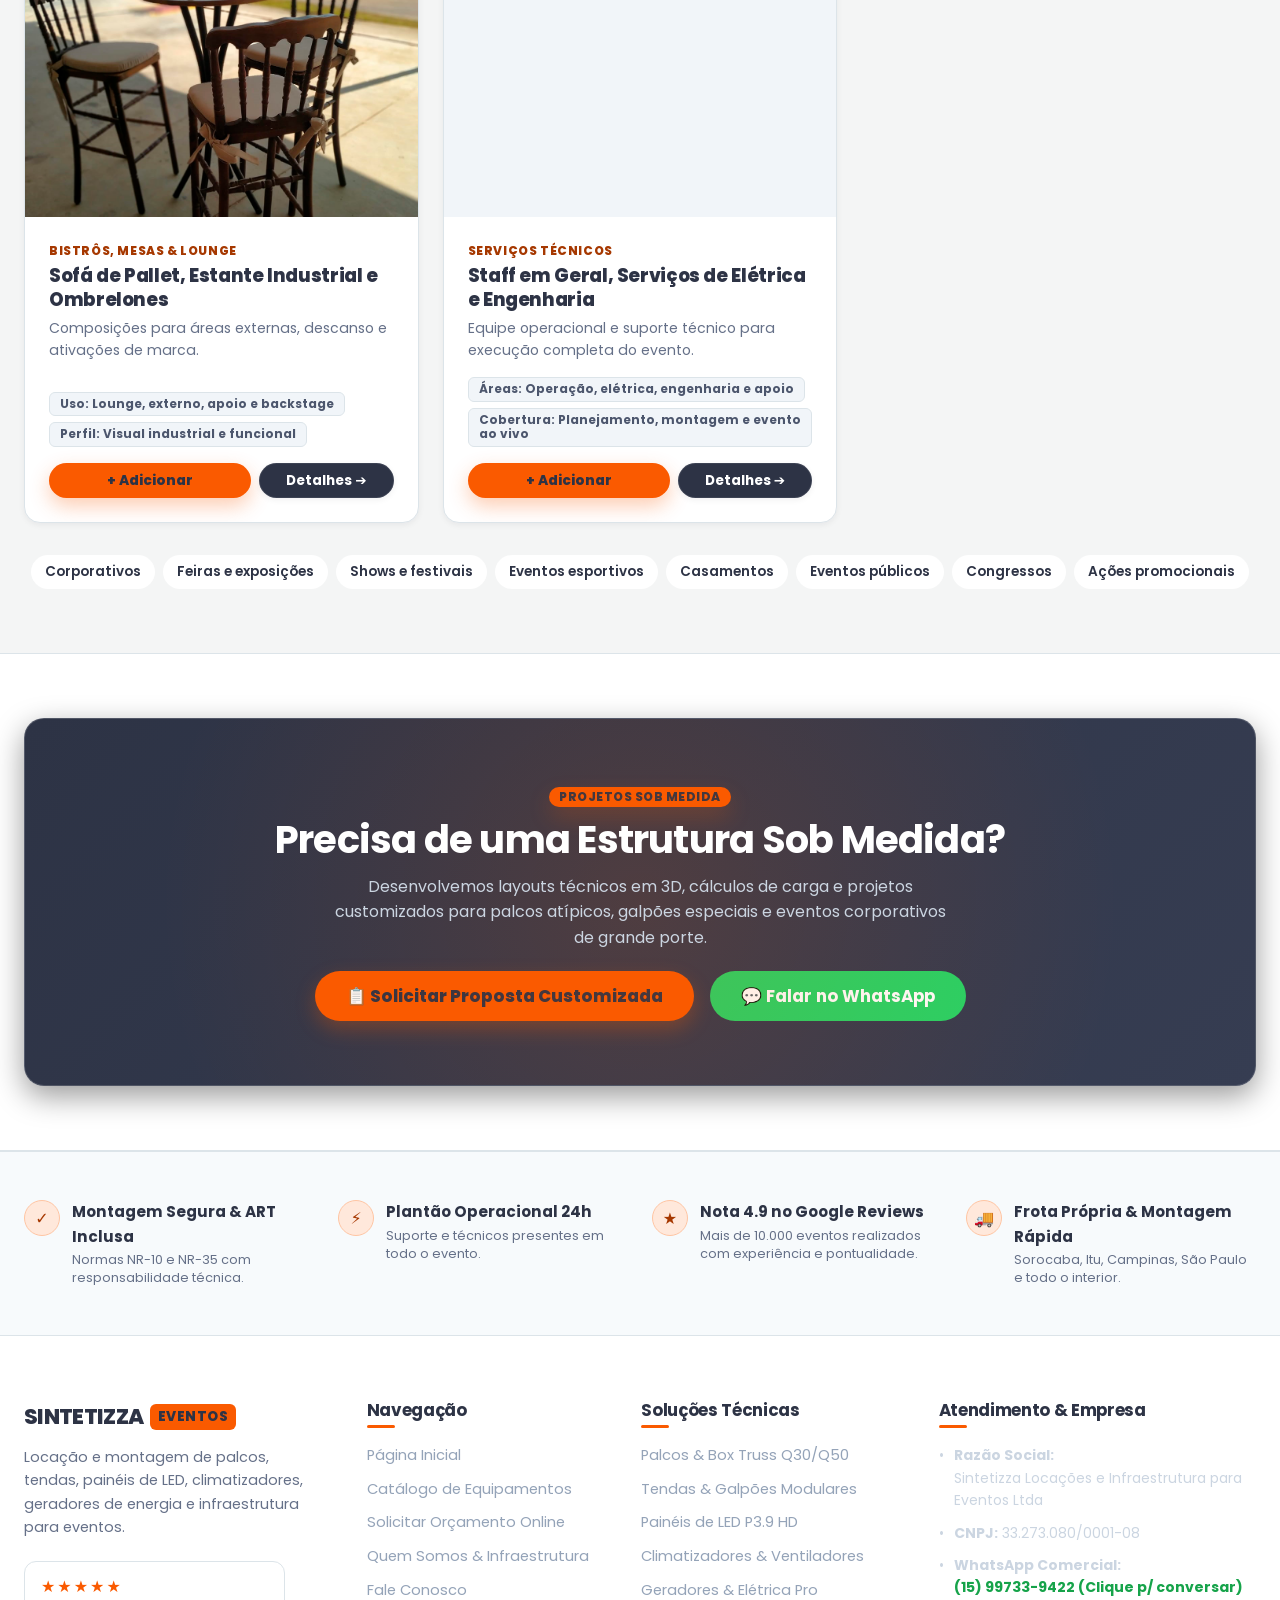
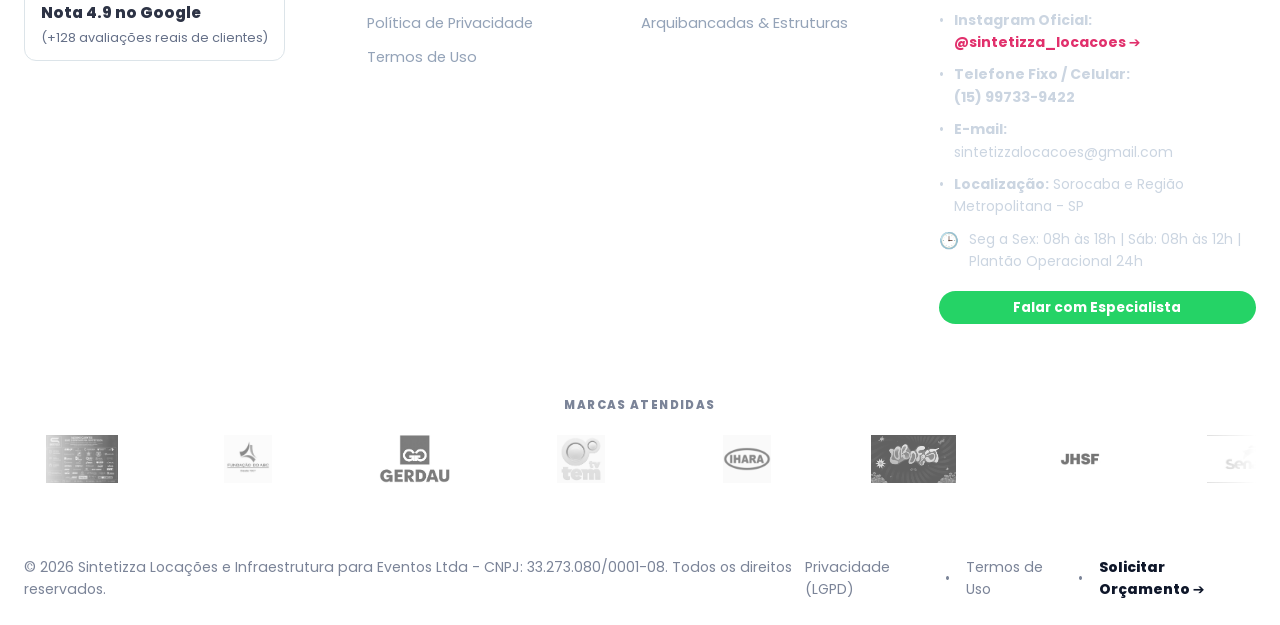
<file: produtos.html>
<!DOCTYPE html>
<html lang="pt-BR">
<head>
  <meta charset="UTF-8">
  <meta name="viewport" content="width=device-width, initial-scale=1.0">
  <title>Catálogo de Equipamentos e Estruturas | Sintetizza Eventos</title>
  <meta name="description" content="Catálogo completo de palcos Box Truss, tendas galpão, painéis de LED, climatização, geradores e estruturas para locação em Sorocaba e região.">
  <meta name="keywords" content="catalogo sintetizza, locacao palcos sorocaba, painel led p3.9 aluguel, tendas para eventos, geradores para eventos">
  <link rel="canonical" href="https://www.sintetizza.com.br/produtos.html">
  
  <!-- Favicon & Icons -->
  <link rel="icon" type="image/png" href="logoAuzl.png">
  <link rel="apple-touch-icon" href="logoAuzl.png">
  <link rel="manifest" href="site.webmanifest">
  <meta name="theme-color" content="#F1CF00">

  <!-- OpenGraph -->
  <meta property="og:type" content="website">
  <meta property="og:url" content="https://www.sintetizza.com.br/produtos.html">
  <meta property="og:title" content="Catálogo de Equipamentos | Sintetizza Eventos">
  <meta property="og:description" content="Confira nossos equipamentos para eventos: palcos, tendas, painéis de LED, climatização e geradores.">
  <meta property="og:image" content="https://www.sintetizza.com.br/assets/images/logo.png">

  <!-- Google Fonts -->
  <link rel="preconnect" href="https://fonts.googleapis.com">
  <link rel="preconnect" href="https://fonts.gstatic.com" crossorigin>
  <link href="https://fonts.googleapis.com/css2?family=Poppins:wght@400;500;600;700;800&display=swap" rel="stylesheet">
  
  <!-- Estilos CSS -->
  <link rel="stylesheet" href="css/variables.css">
  <link rel="stylesheet" href="css/global.css">
  <link rel="stylesheet" href="css/components.css">
  <link rel="stylesheet" href="css/pages.css">

  <!-- Schema.org JSON-LD -->
  <script type="application/ld+json">
  {
    "@context": "https://schema.org",
    "@type": "CollectionPage",
    "name": "Catálogo de Equipamentos e Soluções para Eventos",
    "description": "Locação de palcos Box Truss, painéis de LED, climatização, tendas e geradores.",
    "provider": {
      "@type": "LocalBusiness",
      "name": "Sintetizza Eventos",
      "telephone": "+5515997339422"
    }
  }
  </script>
</head>
<body>

  <!-- Header -->
  <div id="site-header-container"></div>

  <!-- Banner da Página -->
  <section class="page-banner">
    <div class="container">
      <div class="breadcrumb">
        <a href="index.html">Início</a>
        <span>/</span>
        <span>Produtos & Soluções</span>
      </div>
      <h1 class="page-banner-title">Catálogo de Equipamentos</h1>
      <p class="page-banner-desc">
        Explore o catálogo completo Sintetizza 2026 com estruturas, vídeo, climatização, mobiliário, camarim, decoração e apoio operacional.
      </p>
    </div>
  </section>

  <!-- Catálogo Principal -->
  <section class="section section-light">
    <div class="container">
      <div class="grid grid-3" style="margin-bottom: var(--space-2xl);">
        <div class="feature-card">
          <div class="feature-icon-badge">📦</div>
          <h3 class="feature-title">Portfólio Amplo</h3>
          <p class="feature-desc">Da locação de um item à infraestrutura completa, o catálogo reúne estruturas, coberturas, mobiliário, camarim, decoração e apoio.</p>
        </div>
        <div class="feature-card">
          <div class="feature-icon-badge">📐</div>
          <h3 class="feature-title">Projetos Personalizados</h3>
          <p class="feature-desc">Também atendemos coberturas em Box Truss, pórticos, backdrops, praticáveis e estruturas sob medida conforme o layout do evento.</p>
        </div>
        <div class="feature-card">
          <div class="feature-icon-badge">🧯</div>
          <h3 class="feature-title">Segurança e Documentação</h3>
          <p class="feature-desc">Conte com engenharia, ART, suporte a AVCB, elétrica, staff e operação técnica para eventos corporativos, públicos e sociais.</p>
        </div>
      </div>

      <div class="catalog-download-panel">
        <div>
          <span class="catalog-download-kicker">Catálogo Completo</span>
          <h2>Catálogo Sintetizza 2026</h2>
          <p>Confira todos os equipamentos, estruturas e especificações técnicas em um único arquivo.</p>
        </div>
        <a href="CATALOGO NOVO SINTETIZZA 2026 .pdf.pdf" class="btn btn-primary btn-lg" download>
          Baixar Catálogo em PDF
        </a>
      </div>
      
      <!-- Busca e Contador -->
      <div class="catalog-toolbar">
        <div class="search-box">
          <input type="text" id="catalog-search-input" placeholder="🔍 Buscar por palco, tenda, painel de LED, gerador..." aria-label="Buscar equipamentos">
        </div>
        <div id="catalog-results-count" style="font-weight: 700; color: var(--color-text-secondary); font-size: 0.95rem;">
          Carregando catálogo técnico...
        </div>
      </div>

      <!-- Abas de Filtros por Categoria -->
      <div class="category-filter-bar" id="category-filter-tabs" role="tablist" aria-label="Categorias de produtos"></div>

      <!-- Grid de Produtos -->
      <div class="grid grid-3" id="catalog-products-grid"></div>

      <div class="city-tags-grid" style="margin-top: var(--space-xl);">
        <span class="city-tag-chip">Corporativos</span>
        <span class="city-tag-chip">Feiras e exposições</span>
        <span class="city-tag-chip">Shows e festivais</span>
        <span class="city-tag-chip">Eventos esportivos</span>
        <span class="city-tag-chip">Casamentos</span>
        <span class="city-tag-chip">Eventos públicos</span>
        <span class="city-tag-chip">Congressos</span>
        <span class="city-tag-chip">Ações promocionais</span>
      </div>

    </div>
  </section>

  <!-- Projetos Sob Medida -->
  <section class="section section-white">
    <div class="container">
      <div class="cta-banner">
        <span class="badge badge-brand" style="margin-bottom: 10px;">Projetos sob Medida</span>
        <h2 style="margin-bottom: 10px;">Precisa de uma Estrutura Sob Medida?</h2>
        <p style="max-width: 620px; margin: 0 auto 20px auto; font-size: 1rem;">
          Desenvolvemos layouts técnicos em 3D, cálculos de carga e projetos customizados para palcos atípicos, galpões especiais e eventos corporativos de grande porte.
        </p>
        <div class="flex items-center justify-center gap-md" style="flex-wrap: wrap;">
          <a href="orcamento.html" class="btn btn-primary btn-lg">
            <span>📋 Solicitar Proposta Customizada</span>
          </a>
          <a href="https://wa.me/5515997339422?text=Olá!%20Preciso%20de%20um%20projeto%20de%20estrutura%20sob%20medida." target="_blank" rel="noopener" class="btn btn-whatsapp btn-lg">
            <span>💬 Falar no WhatsApp</span>
          </a>
        </div>
      </div>
    </div>
  </section>

  <!-- Footer -->
  <div id="site-footer-container"></div>

  <!-- Scripts -->
  <script src="js/data.js" defer></script>
  <script src="js/cart.js" defer></script>
  <script src="js/components.js" defer></script>
  <script src="js/main.js" defer></script>
</body>
</html>
</file>
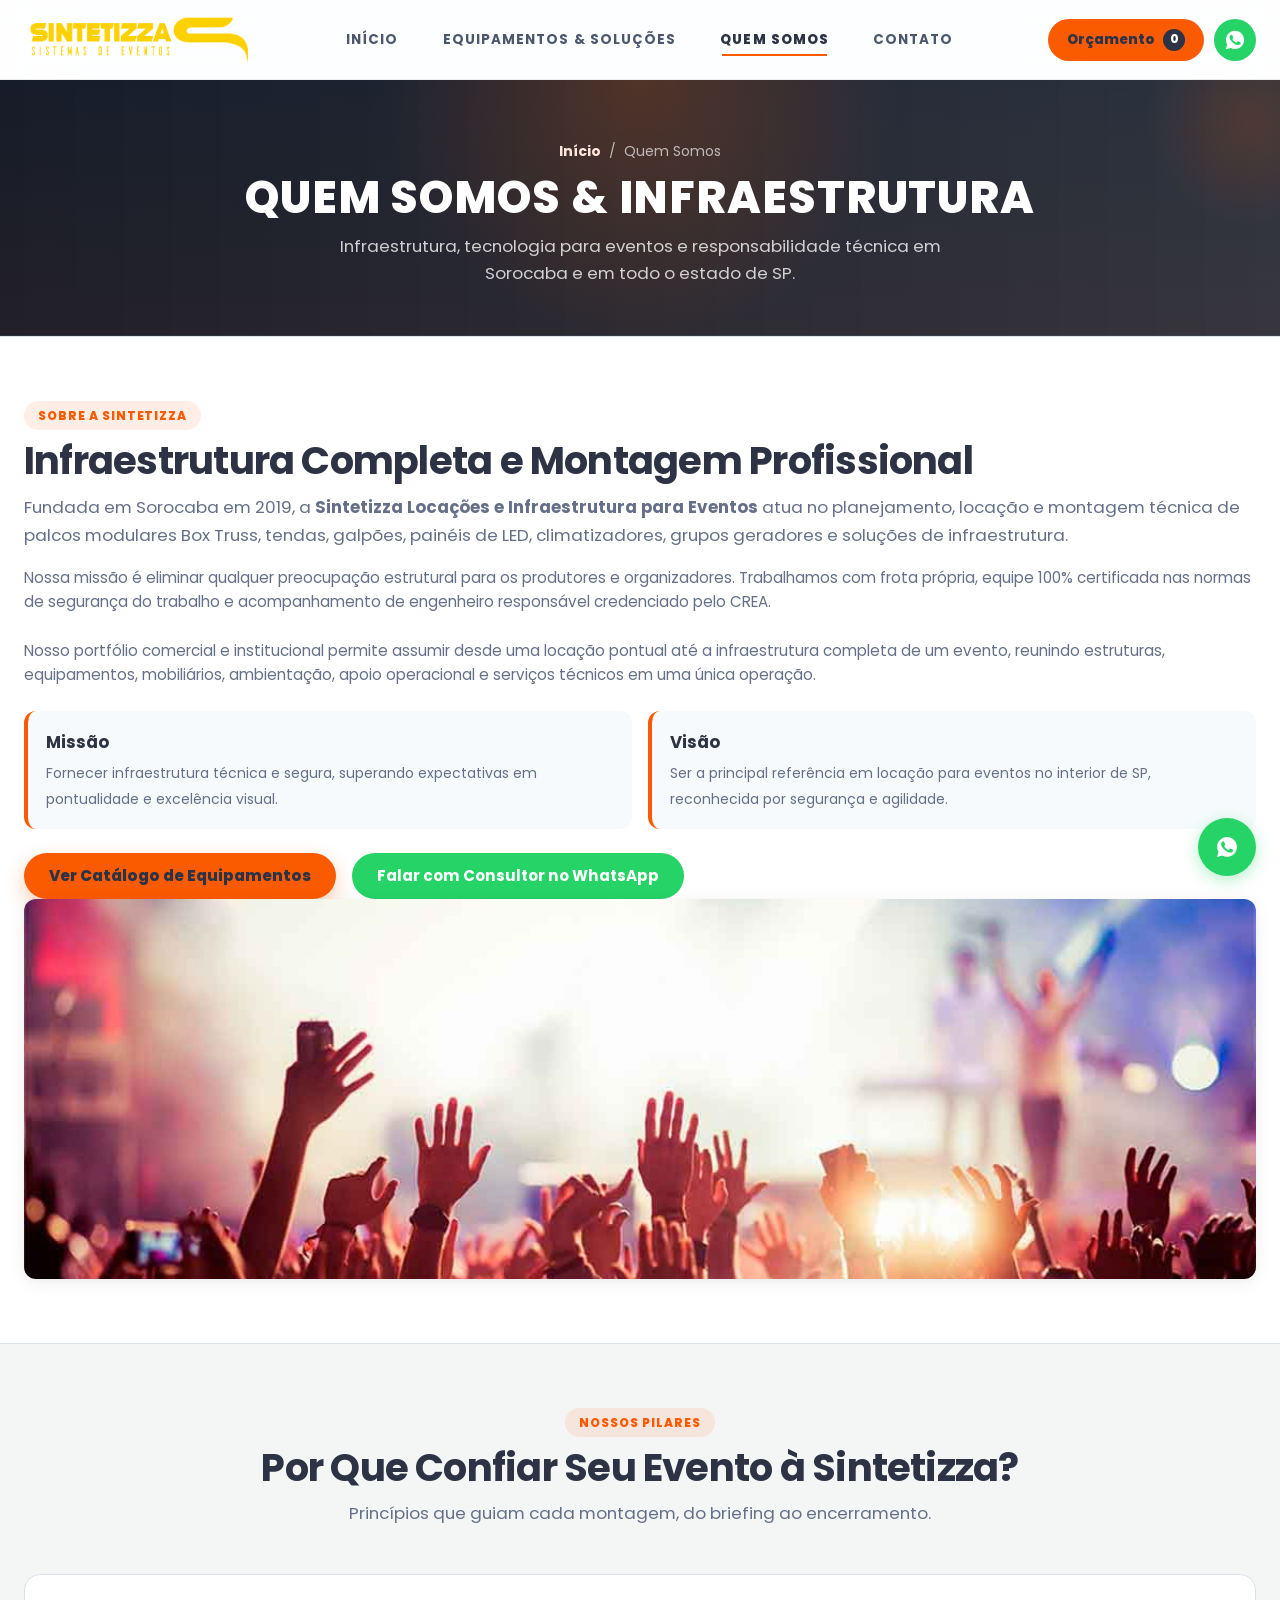
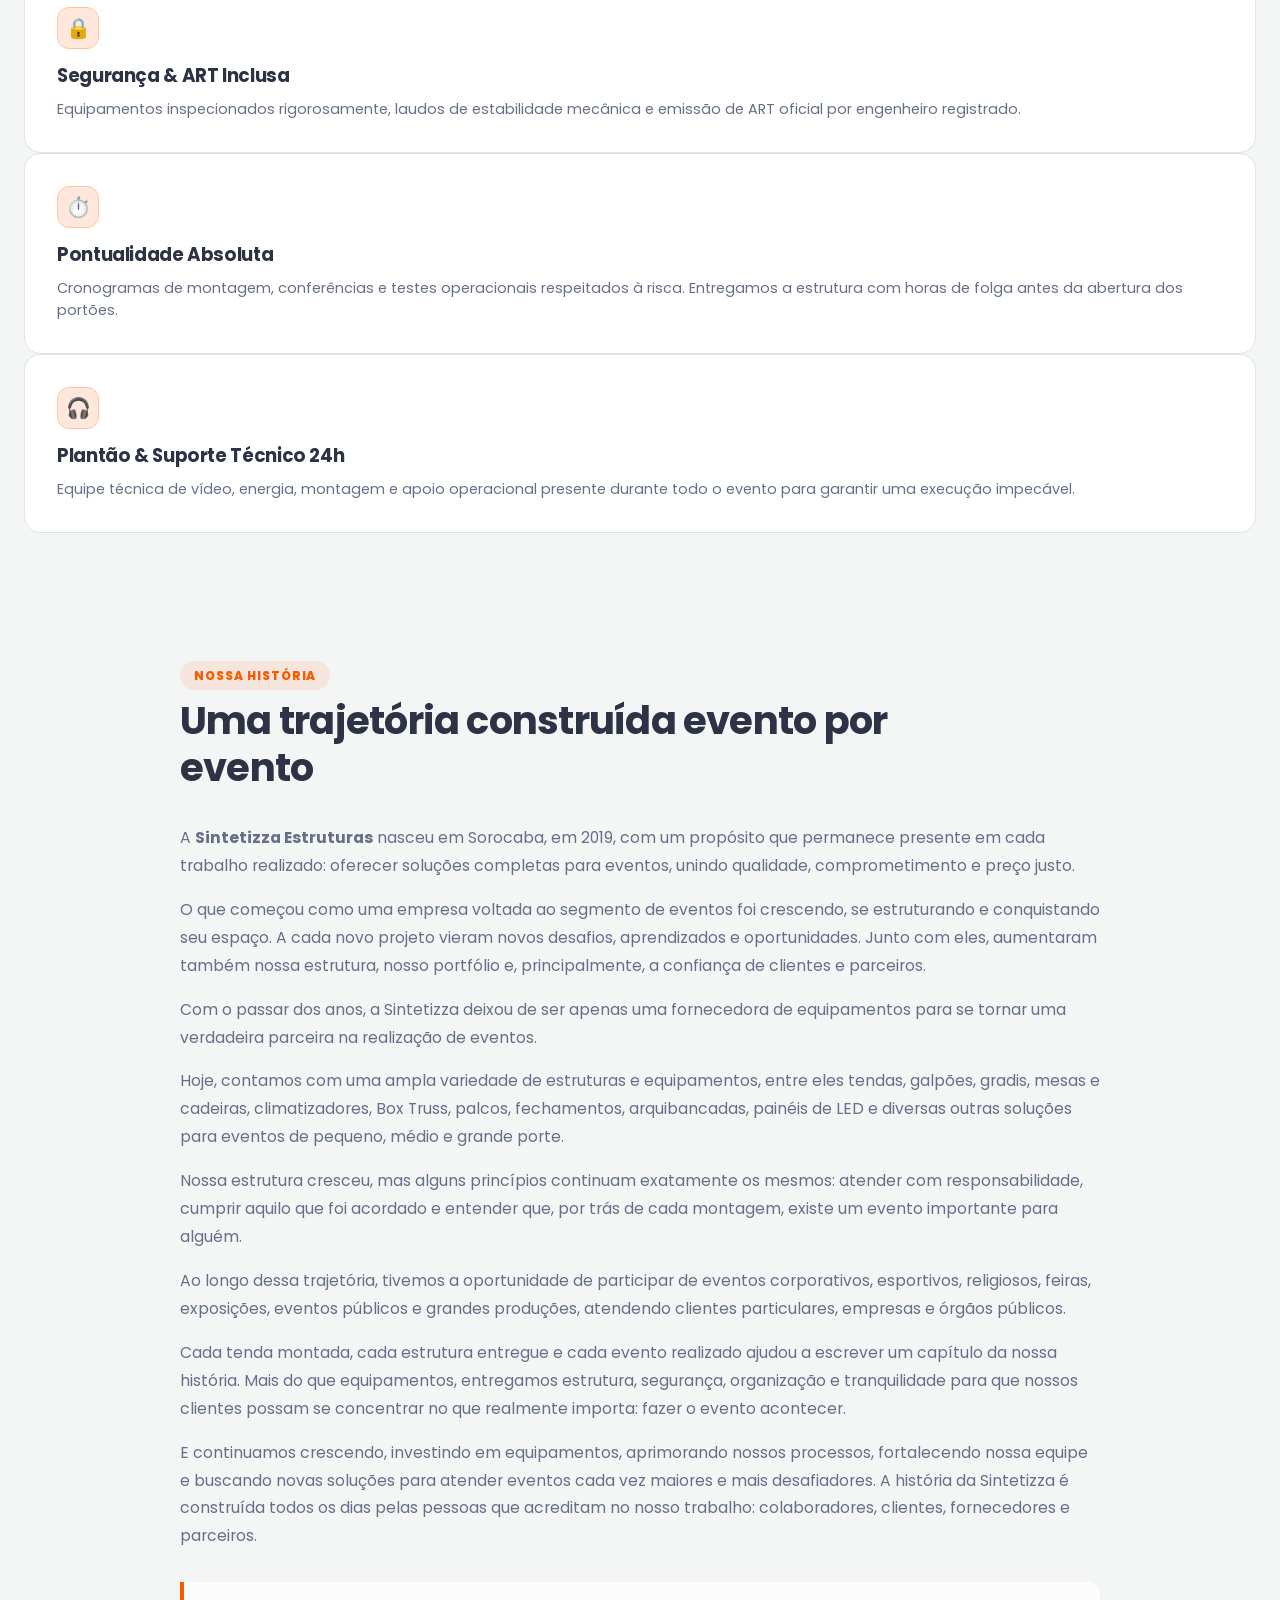
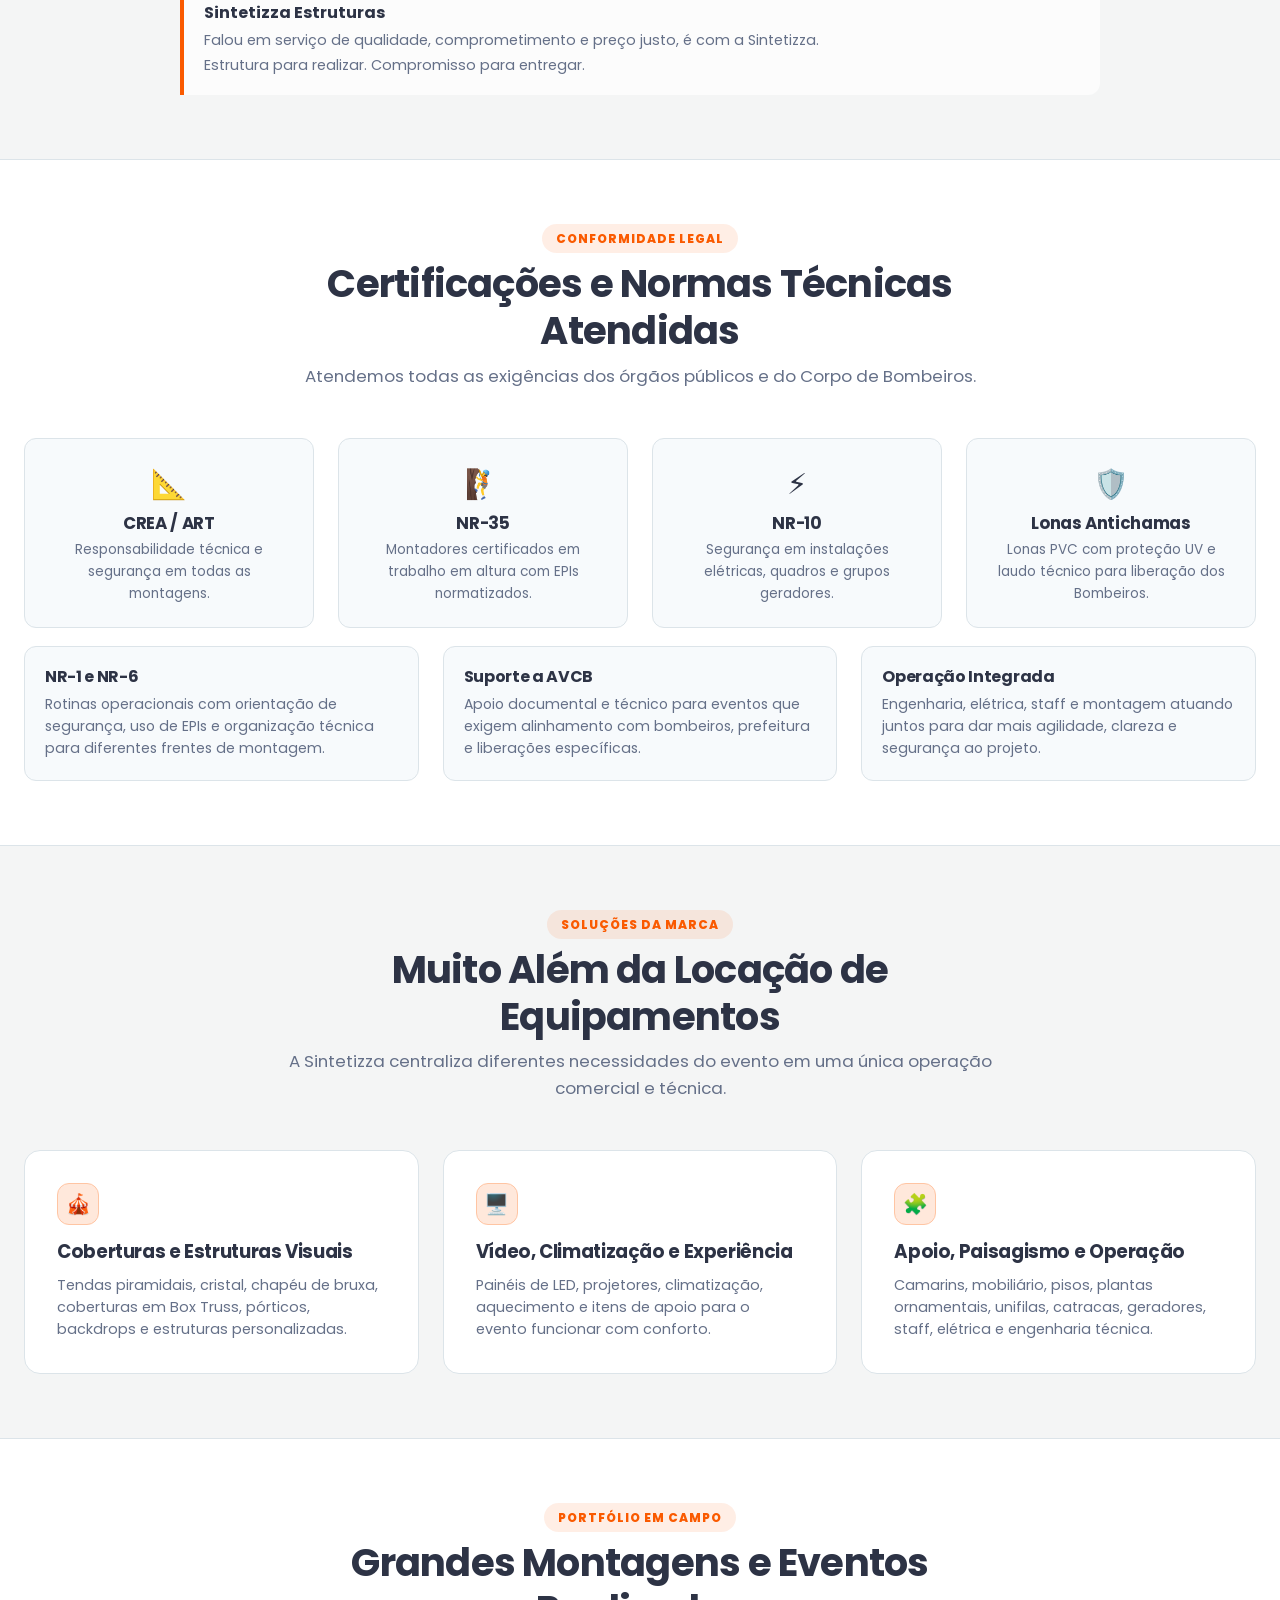
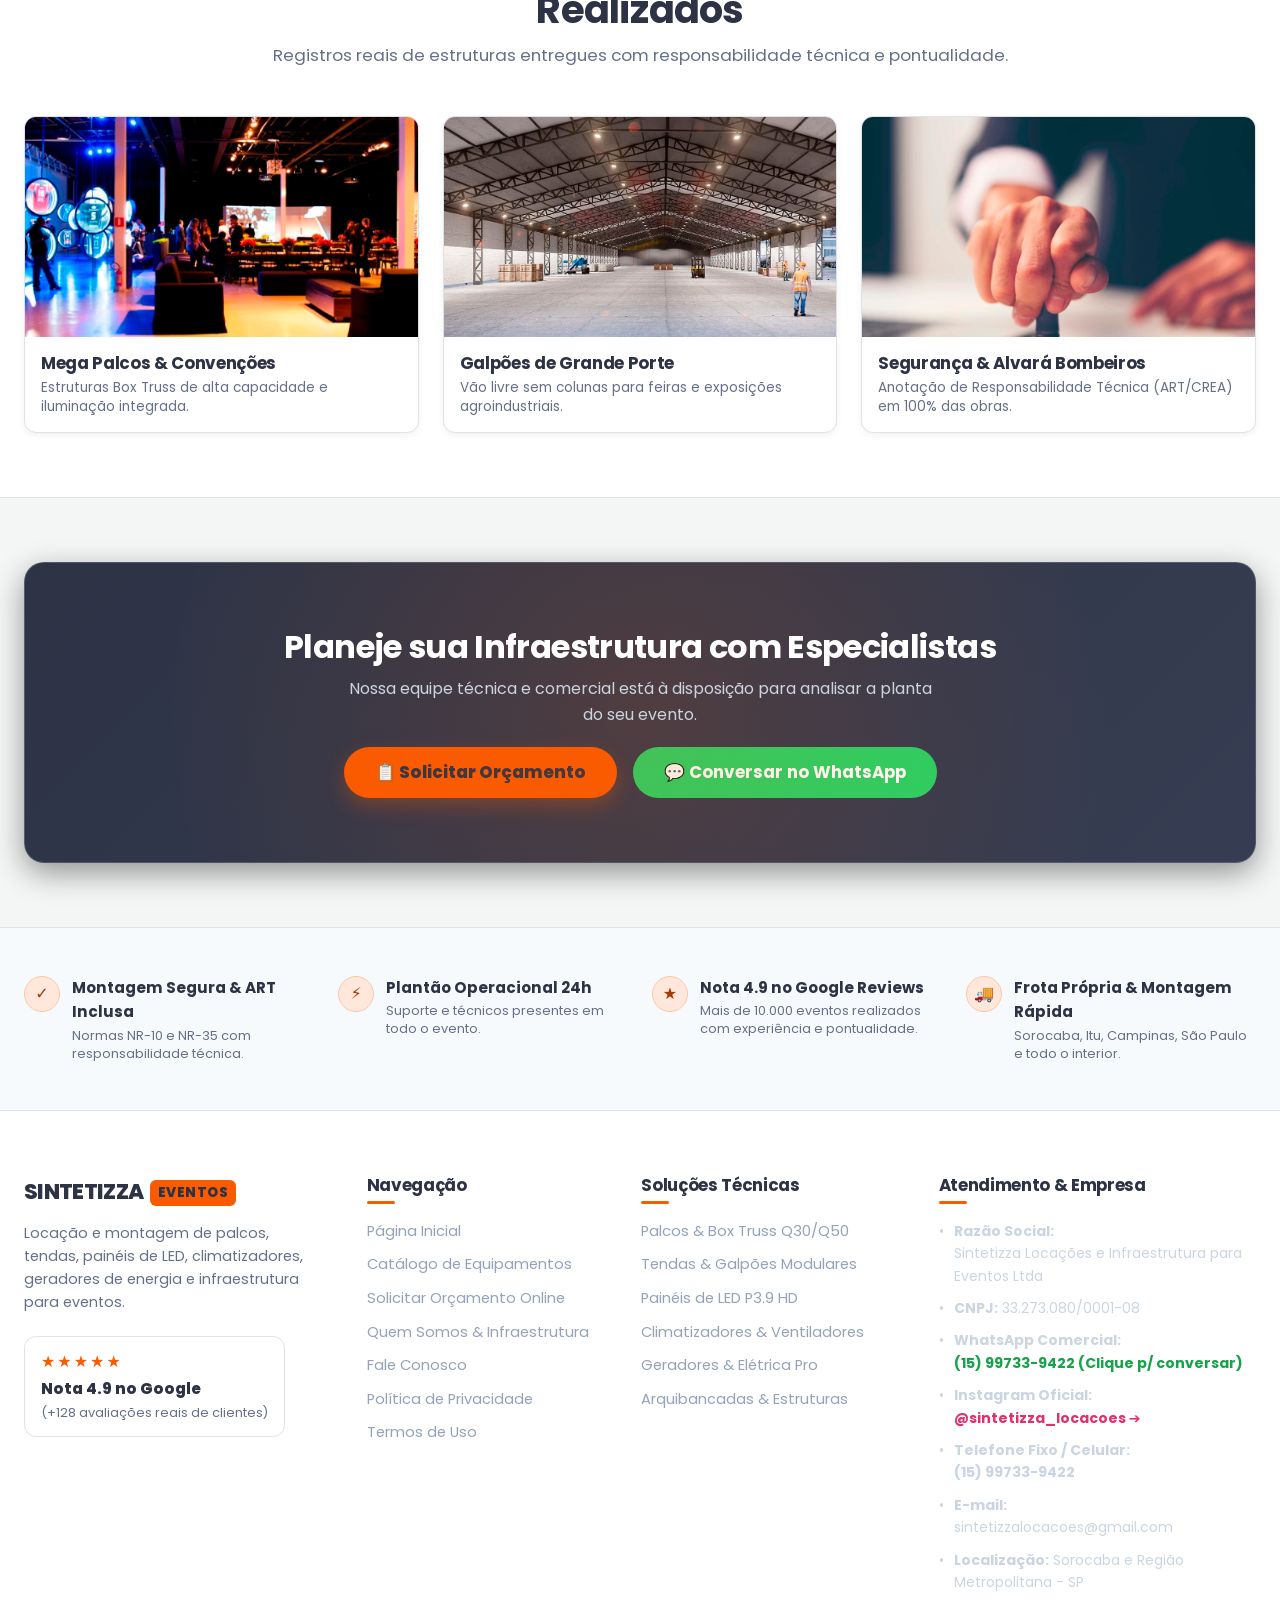
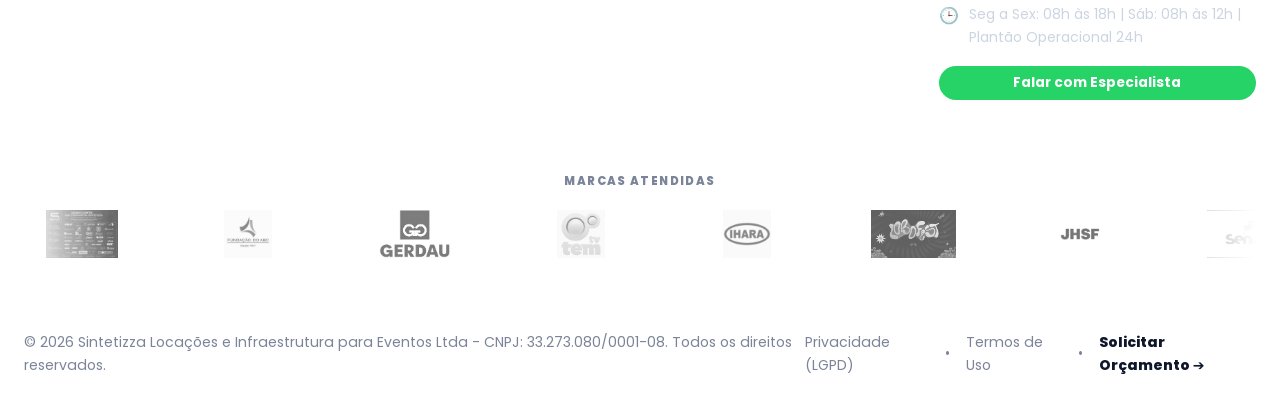
<file: quem-somos.html>
<!DOCTYPE html>
<html lang="pt-BR">
<head>
  <meta charset="UTF-8">
  <meta name="viewport" content="width=device-width, initial-scale=1.0">
  <title>Quem Somos | Sintetizza Eventos - Locação e Infraestrutura</title>
  <meta name="description" content="Conheça a história da Sintetizza Estruturas, fundada em Sorocaba em 2019. Infraestrutura para eventos, mais de 10.000 eventos atendidos e soluções para diferentes portes.">
  <meta name="keywords" content="quem somos sintetizza, empresa de eventos sorocaba, estruturas para eventos, laudo art eventos, montagem de palcos nr35">
  <link rel="canonical" href="https://www.sintetizza.com.br/quem-somos.html">
  
  <!-- Favicon & PWA Icons -->
  <link rel="icon" type="image/png" href="logoAuzl.png">
  <link rel="apple-touch-icon" href="logoAuzl.png">
  <link rel="manifest" href="site.webmanifest">
  <meta name="theme-color" content="#F1CF00">

  <!-- OpenGraph -->
  <meta property="og:type" content="website">
  <meta property="og:url" content="https://www.sintetizza.com.br/quem-somos.html">
  <meta property="og:title" content="Quem Somos | Sintetizza Eventos">
  <meta property="og:description" content="Infraestrutura, montagem e responsabilidade técnica para eventos em Sorocaba e SP.">
  <meta property="og:image" content="https://www.sintetizza.com.br/assets/images/logo.png">

  <!-- Google Fonts -->
  <link rel="preconnect" href="https://fonts.googleapis.com">
  <link rel="preconnect" href="https://fonts.gstatic.com" crossorigin>
  <link href="https://fonts.googleapis.com/css2?family=Poppins:wght@400;500;600;700;800&display=swap" rel="stylesheet">
  
  <!-- Estilos CSS -->
  <link rel="stylesheet" href="css/variables.css">
  <link rel="stylesheet" href="css/global.css">
  <link rel="stylesheet" href="css/components.css">
  <link rel="stylesheet" href="css/pages.css">

  <!-- Schema.org JSON-LD -->
  <script type="application/ld+json">
  {
    "@context": "https://schema.org",
    "@type": "AboutPage",
    "mainEntity": {
      "@type": "LocalBusiness",
      "name": "Sintetizza Eventos",
      "legalName": "Sintetizza Locações e Infraestrutura para Eventos Ltda",
      "telephone": "+5515997339422",
      "email": "sintetizzalocacoes@gmail.com",
      "address": {
        "@type": "PostalAddress",
        "addressLocality": "Sorocaba",
        "addressRegion": "SP",
        "addressCountry": "BR"
      }
    }
  }
  </script>
</head>
<body>

  <!-- Header -->
  <div id="site-header-container"></div>

  <!-- Banner da Página -->
  <section class="page-banner">
    <div class="container">
      <div class="breadcrumb">
        <a href="index.html">Início</a>
        <span>/</span>
        <span>Quem Somos</span>
      </div>
      <h1 class="page-banner-title">Quem Somos & Infraestrutura</h1>
      <p class="page-banner-desc">
        Infraestrutura, tecnologia para eventos e responsabilidade técnica em Sorocaba e em todo o estado de SP.
      </p>
    </div>
  </section>

  <!-- Sobre a Empresa -->
  <section class="section section-white">
    <div class="container">
      <div class="about-hero-grid">
        <div>
          <span class="section-subtitle">Sobre a Sintetizza</span>
          <h2 class="section-title">Infraestrutura Completa e Montagem Profissional</h2>
          <p style="font-size: 1.05rem; color: var(--color-text-secondary); line-height: 1.7; margin-bottom: 16px;">
            Fundada em Sorocaba em 2019, a <strong>Sintetizza Locações e Infraestrutura para Eventos</strong> atua no planejamento, locação e montagem técnica de palcos modulares Box Truss, tendas, galpões, painéis de LED, climatizadores, grupos geradores e soluções de infraestrutura.
          </p>
          <p style="font-size: 0.95rem; color: var(--color-text-secondary); line-height: 1.6; margin-bottom: 24px;">
            Nossa missão é eliminar qualquer preocupação estrutural para os produtores e organizadores. Trabalhamos com frota própria, equipe 100% certificada nas normas de segurança do trabalho e acompanhamento de engenheiro responsável credenciado pelo CREA.
          </p>
          <p style="font-size: 0.95rem; color: var(--color-text-secondary); line-height: 1.6; margin-bottom: 24px;">
            Nosso portfólio comercial e institucional permite assumir desde uma locação pontual até a infraestrutura completa de um evento, reunindo estruturas, equipamentos, mobiliários, ambientação, apoio operacional e serviços técnicos em uma única operação.
          </p>

          <div class="grid grid-2" style="gap: 16px; margin-bottom: 24px;">
            <div style="background: var(--color-surface-alt); padding: 18px; border-radius: var(--radius-md); border-left: 4px solid var(--color-brand-primary);">
              <strong style="color: var(--color-text-primary); display: block; margin-bottom: 4px; font-size: 1.05rem;">Missão</strong>
              <span style="font-size: 0.875rem; color: var(--color-text-secondary);">Fornecer infraestrutura técnica e segura, superando expectativas em pontualidade e excelência visual.</span>
            </div>
            <div style="background: var(--color-surface-alt); padding: 18px; border-radius: var(--radius-md); border-left: 4px solid var(--color-brand-primary);">
              <strong style="color: var(--color-text-primary); display: block; margin-bottom: 4px; font-size: 1.05rem;">Visão</strong>
              <span style="font-size: 0.875rem; color: var(--color-text-secondary);">Ser a principal referência em locação para eventos no interior de SP, reconhecida por segurança e agilidade.</span>
            </div>
          </div>

          <div class="flex gap-md" style="flex-wrap: wrap;">
            <a href="produtos.html" class="btn btn-primary">
              <span>Ver Catálogo de Equipamentos</span>
            </a>
            <a href="https://wa.me/5515997339422" target="_blank" rel="noopener" class="btn btn-whatsapp">
              <span>Falar com Consultor no WhatsApp</span>
            </a>
          </div>
        </div>

        <!-- Espaço Visual / Foto Institucional Real -->
        <div class="about-image-card" style="display: flex; align-items: center; justify-content: center;">
          <img src="assets/images/sintetizza-eventos.jpg" alt="Sintetizza Eventos - Base Operacional e Estruturas" class="about-real-img" loading="eager" />
        </div>
      </div>
    </div>
  </section>

  <!-- Pilares Institucionais -->
  <section class="section section-light">
    <div class="container">
      <div class="section-header">
        <span class="section-subtitle">Nossos Pilares</span>
        <h2 class="section-title">Por Que Confiar Seu Evento à Sintetizza?</h2>
        <p class="section-desc">Princípios que guiam cada montagem, do briefing ao encerramento.</p>
      </div>

      <div class="values-grid">
        <div class="feature-card">
          <div class="feature-icon-badge">🔒</div>
          <h3 class="feature-title">Segurança & ART Inclusa</h3>
          <p class="feature-desc">Equipamentos inspecionados rigorosamente, laudos de estabilidade mecânica e emissão de ART oficial por engenheiro registrado.</p>
        </div>

        <div class="feature-card">
          <div class="feature-icon-badge">⏱️</div>
          <h3 class="feature-title">Pontualidade Absoluta</h3>
          <p class="feature-desc">Cronogramas de montagem, conferências e testes operacionais respeitados à risca. Entregamos a estrutura com horas de folga antes da abertura dos portões.</p>
        </div>

        <div class="feature-card">
          <div class="feature-icon-badge">🎧</div>
          <h3 class="feature-title">Plantão & Suporte Técnico 24h</h3>
          <p class="feature-desc">Equipe técnica de vídeo, energia, montagem e apoio operacional presente durante todo o evento para garantir uma execução impecável.</p>
        </div>
      </div>
    </div>
  </section>


  <!-- Nossa História -->
  <section class="section section-light">
    <div class="container">
      <article class="company-history" aria-labelledby="historia-title">
        <span class="section-subtitle">Nossa História</span>
        <h2 class="section-title" id="historia-title">Uma trajetória construída evento por evento</h2>

        <div class="company-history-copy">
          <p>
            A <strong>Sintetizza Estruturas</strong> nasceu em Sorocaba, em 2019, com um propósito que permanece presente em cada trabalho realizado: oferecer soluções completas para eventos, unindo qualidade, comprometimento e preço justo.
          </p>
          <p>
            O que começou como uma empresa voltada ao segmento de eventos foi crescendo, se estruturando e conquistando seu espaço. A cada novo projeto vieram novos desafios, aprendizados e oportunidades. Junto com eles, aumentaram também nossa estrutura, nosso portfólio e, principalmente, a confiança de clientes e parceiros.
          </p>
          <p>
            Com o passar dos anos, a Sintetizza deixou de ser apenas uma fornecedora de equipamentos para se tornar uma verdadeira parceira na realização de eventos.
          </p>
          <p>
            Hoje, contamos com uma ampla variedade de estruturas e equipamentos, entre eles tendas, galpões, gradis, mesas e cadeiras, climatizadores, Box Truss, palcos, fechamentos, arquibancadas, painéis de LED e diversas outras soluções para eventos de pequeno, médio e grande porte.
          </p>
          <p>
            Nossa estrutura cresceu, mas alguns princípios continuam exatamente os mesmos: atender com responsabilidade, cumprir aquilo que foi acordado e entender que, por trás de cada montagem, existe um evento importante para alguém.
          </p>
          <p>
            Ao longo dessa trajetória, tivemos a oportunidade de participar de eventos corporativos, esportivos, religiosos, feiras, exposições, eventos públicos e grandes produções, atendendo clientes particulares, empresas e órgãos públicos.
          </p>
          <p>
            Cada tenda montada, cada estrutura entregue e cada evento realizado ajudou a escrever um capítulo da nossa história. Mais do que equipamentos, entregamos estrutura, segurança, organização e tranquilidade para que nossos clientes possam se concentrar no que realmente importa: fazer o evento acontecer.
          </p>
          <p>
            E continuamos crescendo, investindo em equipamentos, aprimorando nossos processos, fortalecendo nossa equipe e buscando novas soluções para atender eventos cada vez maiores e mais desafiadores. A história da Sintetizza é construída todos os dias pelas pessoas que acreditam no nosso trabalho: colaboradores, clientes, fornecedores e parceiros.
          </p>
        </div>

        <div class="company-history-signature">
          <strong>Sintetizza Estruturas</strong>
          <span>Falou em serviço de qualidade, comprometimento e preço justo, é com a Sintetizza.</span>
          <span>Estrutura para realizar. Compromisso para entregar.</span>
        </div>
      </article>
    </div>
  </section>

  <!-- Conformidade e Normas Técnicas -->
  <section class="section section-white">
    <div class="container">
      <div class="section-header">
        <span class="section-subtitle">Conformidade Legal</span>
        <h2 class="section-title">Certificações e Normas Técnicas Atendidas</h2>
        <p class="section-desc">Atendemos todas as exigências dos órgãos públicos e do Corpo de Bombeiros.</p>
      </div>

      <div class="grid grid-4">
        <div style="background: var(--color-surface-alt); padding: 22px; border-radius: var(--radius-md); border: 1px solid var(--color-border-light); text-align: center;">
          <div style="font-size: 1.8rem; margin-bottom: 6px;">📐</div>
          <h4 style="margin-bottom: 6px; font-size: 1.05rem;">CREA / ART</h4>
          <p style="font-size: 0.85rem; color: var(--color-text-secondary);">Responsabilidade técnica e segurança em todas as montagens.</p>
        </div>

        <div style="background: var(--color-surface-alt); padding: 22px; border-radius: var(--radius-md); border: 1px solid var(--color-border-light); text-align: center;">
          <div style="font-size: 1.8rem; margin-bottom: 6px;">🧗</div>
          <h4 style="margin-bottom: 6px; font-size: 1.05rem;">NR-35</h4>
          <p style="font-size: 0.85rem; color: var(--color-text-secondary);">Montadores certificados em trabalho em altura com EPIs normatizados.</p>
        </div>

        <div style="background: var(--color-surface-alt); padding: 22px; border-radius: var(--radius-md); border: 1px solid var(--color-border-light); text-align: center;">
          <div style="font-size: 1.8rem; margin-bottom: 6px;">⚡</div>
          <h4 style="margin-bottom: 6px; font-size: 1.05rem;">NR-10</h4>
          <p style="font-size: 0.85rem; color: var(--color-text-secondary);">Segurança em instalações elétricas, quadros e grupos geradores.</p>
        </div>

        <div style="background: var(--color-surface-alt); padding: 22px; border-radius: var(--radius-md); border: 1px solid var(--color-border-light); text-align: center;">
          <div style="font-size: 1.8rem; margin-bottom: 6px;">🛡️</div>
          <h4 style="margin-bottom: 6px; font-size: 1.05rem;">Lonas Antichamas</h4>
          <p style="font-size: 0.85rem; color: var(--color-text-secondary);">Lonas PVC com proteção UV e laudo técnico para liberação dos Bombeiros.</p>
        </div>
      </div>

      <div class="grid grid-3" style="margin-top: 18px;">
        <div style="background: var(--color-surface-alt); padding: 20px; border-radius: var(--radius-md); border: 1px solid var(--color-border-light);">
          <h4 style="margin-bottom: 8px; font-size: 1rem;">NR-1 e NR-6</h4>
          <p style="font-size: 0.88rem; color: var(--color-text-secondary); line-height: 1.55;">Rotinas operacionais com orientação de segurança, uso de EPIs e organização técnica para diferentes frentes de montagem.</p>
        </div>
        <div style="background: var(--color-surface-alt); padding: 20px; border-radius: var(--radius-md); border: 1px solid var(--color-border-light);">
          <h4 style="margin-bottom: 8px; font-size: 1rem;">Suporte a AVCB</h4>
          <p style="font-size: 0.88rem; color: var(--color-text-secondary); line-height: 1.55;">Apoio documental e técnico para eventos que exigem alinhamento com bombeiros, prefeitura e liberações específicas.</p>
        </div>
        <div style="background: var(--color-surface-alt); padding: 20px; border-radius: var(--radius-md); border: 1px solid var(--color-border-light);">
          <h4 style="margin-bottom: 8px; font-size: 1rem;">Operação Integrada</h4>
          <p style="font-size: 0.88rem; color: var(--color-text-secondary); line-height: 1.55;">Engenharia, elétrica, staff e montagem atuando juntos para dar mais agilidade, clareza e segurança ao projeto.</p>
        </div>
      </div>
    </div>
  </section>

  <section class="section section-light">
    <div class="container">
      <div class="section-header">
        <span class="section-subtitle">Soluções da Marca</span>
        <h2 class="section-title">Muito Além da Locação de Equipamentos</h2>
        <p class="section-desc">A Sintetizza centraliza diferentes necessidades do evento em uma única operação comercial e técnica.</p>
      </div>

      <div class="grid grid-3">
        <div class="feature-card">
          <div class="feature-icon-badge">🎪</div>
          <h3 class="feature-title">Coberturas e Estruturas Visuais</h3>
          <p class="feature-desc">Tendas piramidais, cristal, chapéu de bruxa, coberturas em Box Truss, pórticos, backdrops e estruturas personalizadas.</p>
        </div>
        <div class="feature-card">
          <div class="feature-icon-badge">🖥️</div>
          <h3 class="feature-title">Vídeo, Climatização e Experiência</h3>
          <p class="feature-desc">Painéis de LED, projetores, climatização, aquecimento e itens de apoio para o evento funcionar com conforto.</p>
        </div>
        <div class="feature-card">
          <div class="feature-icon-badge">🧩</div>
          <h3 class="feature-title">Apoio, Paisagismo e Operação</h3>
          <p class="feature-desc">Camarins, mobiliário, pisos, plantas ornamentais, unifilas, catracas, geradores, staff, elétrica e engenharia técnica.</p>
        </div>
      </div>
    </div>
  </section>


  <!-- Galeria de Estruturas Reais e Montagens -->
  <section class="section section-white">
    <div class="container">
      <div class="section-header">
        <span class="section-subtitle">Portfólio em Campo</span>
        <h2 class="section-title">Grandes Montagens e Eventos Realizados</h2>
        <p class="section-desc">Registros reais de estruturas entregues com responsabilidade técnica e pontualidade.</p>
      </div>

      <div class="grid grid-3">
        <div class="segment-grid-card">
          <div class="segment-card-image-wrap" style="height: 220px;">
            <img src="assets/images/principal-novo-3.png" alt="Montagem de Palcos e Coberturas" loading="lazy" />
          </div>
          <div class="segment-card-body">
            <h3 class="segment-card-title">Mega Palcos & Convenções</h3>
            <p class="segment-card-desc">Estruturas Box Truss de alta capacidade e iluminação integrada.</p>
          </div>
        </div>

        <div class="segment-grid-card">
          <div class="segment-card-image-wrap" style="height: 220px;">
            <img src="assets/images/galpoes.png" alt="Galpões Estruturados Duas Águas" loading="lazy" />
          </div>
          <div class="segment-card-body">
            <h3 class="segment-card-title">Galpões de Grande Porte</h3>
            <p class="segment-card-desc">Vão livre sem colunas para feiras e exposições agroindustriais.</p>
          </div>
        </div>

        <div class="segment-grid-card">
          <div class="segment-card-image-wrap" style="height: 220px;">
            <img src="assets/images/alvara-para-eventos.png" alt="Estruturas e Laudo ART" loading="lazy" />
          </div>
          <div class="segment-card-body">
            <h3 class="segment-card-title">Segurança & Alvará Bombeiros</h3>
            <p class="segment-card-desc">Anotação de Responsabilidade Técnica (ART/CREA) em 100% das obras.</p>
          </div>
        </div>
      </div>
    </div>
  </section>

  <!-- CTA Final -->
  <section class="section section-light">
    <div class="container">
      <div class="cta-banner">
        <h2 style="font-size: clamp(1.7rem, 2.5vw, 2.3rem); margin-bottom: 10px;">
          Planeje sua Infraestrutura com Especialistas
        </h2>
        <p style="font-size: 1rem; max-width: 600px; margin: 0 auto 20px auto;">
          Nossa equipe técnica e comercial está à disposição para analisar a planta do seu evento.
        </p>
        <div class="flex items-center justify-center gap-md" style="flex-wrap: wrap;">
          <a href="orcamento.html" class="btn btn-primary btn-lg">
            <span>📋 Solicitar Orçamento</span>
          </a>
          <a href="https://wa.me/5515997339422" target="_blank" rel="noopener" class="btn btn-whatsapp btn-lg">
            <span>💬 Conversar no WhatsApp</span>
          </a>
        </div>
      </div>
    </div>
  </section>

  <!-- Footer -->
  <div id="site-footer-container"></div>

  <!-- Scripts -->
  <script src="js/data.js" defer></script>
  <script src="js/cart.js" defer></script>
  <script src="js/components.js" defer></script>
  <script src="js/main.js" defer></script>
</body>
</html>
</file>
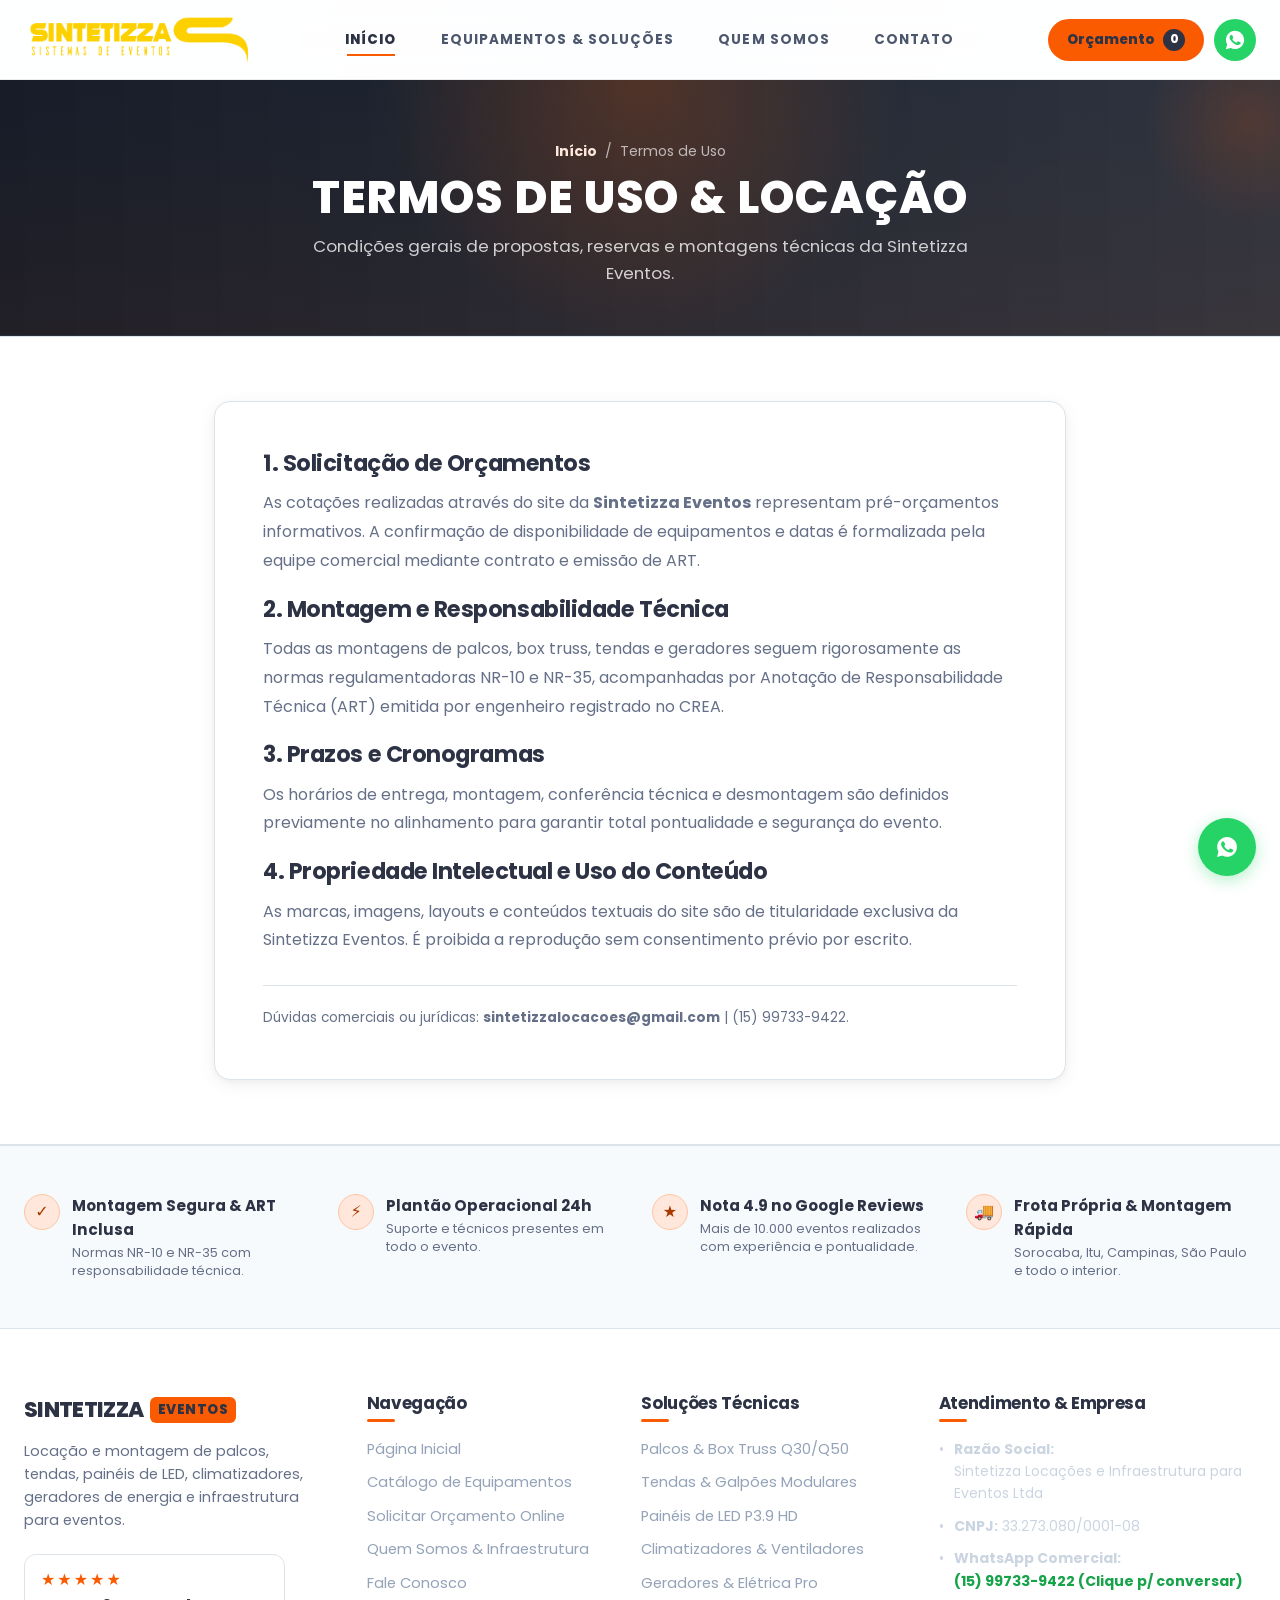
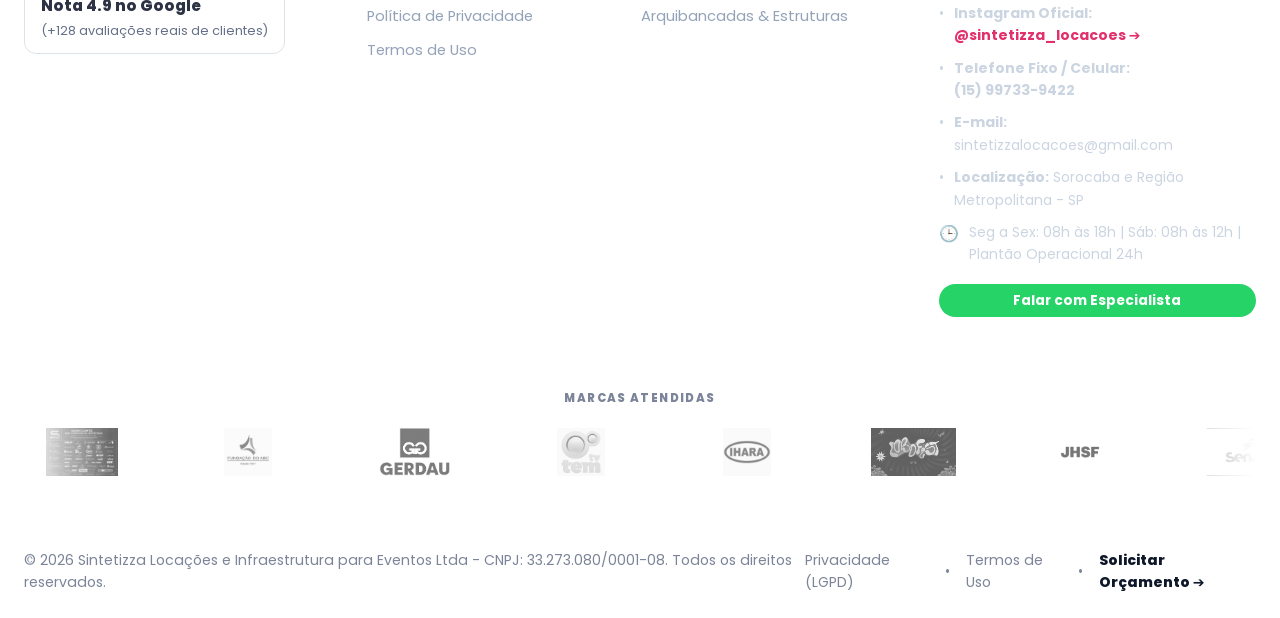
<file: termos-de-uso.html>
<!DOCTYPE html>
<html lang="pt-BR">
<head>
  <meta charset="UTF-8">
  <meta name="viewport" content="width=device-width, initial-scale=1.0">
  <title>Termos de Uso e Locação | Sintetizza Eventos</title>
  <meta name="description" content="Termos e condições de locação de equipamentos, estruturas e serviços técnicos da Sintetizza Eventos.">
  <link rel="canonical" href="https://www.sintetizza.com.br/termos-de-uso.html">
  
  <!-- Favicon & Icons -->
  <link rel="icon" type="image/png" href="logoAuzl.png">
  <link rel="apple-touch-icon" href="logoAuzl.png">
  <link rel="manifest" href="site.webmanifest">
  <meta name="theme-color" content="#F1CF00">

  <!-- Google Fonts com swap não bloqueante -->
  <link rel="preconnect" href="https://fonts.googleapis.com">
  <link rel="preconnect" href="https://fonts.gstatic.com" crossorigin>
  <link href="https://fonts.googleapis.com/css2?family=Poppins:wght@400;500;600;700;800&display=swap" rel="stylesheet">
  
  <!-- Estilos CSS -->
  <link rel="stylesheet" href="css/variables.css">
  <link rel="stylesheet" href="css/global.css">
  <link rel="stylesheet" href="css/components.css">
  <link rel="stylesheet" href="css/pages.css">
</head>
<body>

  <!-- Header -->
  <div id="site-header-container"></div>

  <!-- Banner -->
  <section class="page-banner">
    <div class="container">
      <div class="breadcrumb">
        <a href="index.html">Início</a>
        <span>/</span>
        <span>Termos de Uso</span>
      </div>
      <h1 class="page-banner-title">Termos de Uso & Locação</h1>
      <p class="page-banner-desc">
        Condições gerais de propostas, reservas e montagens técnicas da Sintetizza Eventos.
      </p>
    </div>
  </section>

  <!-- Conteúdo Institucional -->
  <section class="section section-white">
    <div class="container container-sm">
      <div style="background: var(--color-surface-light); border: 1px solid var(--color-border-light); border-radius: var(--radius-lg); padding: var(--space-2xl); box-shadow: var(--shadow-card); line-height: 1.8;">
        
        <h2 style="font-size: 1.4rem; margin-bottom: 12px;">1. Solicitação de Orçamentos</h2>
        <p style="color: var(--color-text-secondary); margin-bottom: 20px;">
          As cotações realizadas através do site da <strong>Sintetizza Eventos</strong> representam pré-orçamentos informativos. A confirmação de disponibilidade de equipamentos e datas é formalizada pela equipe comercial mediante contrato e emissão de ART.
        </p>

        <h2 style="font-size: 1.4rem; margin-bottom: 12px;">2. Montagem e Responsabilidade Técnica</h2>
        <p style="color: var(--color-text-secondary); margin-bottom: 20px;">
          Todas as montagens de palcos, box truss, tendas e geradores seguem rigorosamente as normas regulamentadoras NR-10 e NR-35, acompanhadas por Anotação de Responsabilidade Técnica (ART) emitida por engenheiro registrado no CREA.
        </p>

        <h2 style="font-size: 1.4rem; margin-bottom: 12px;">3. Prazos e Cronogramas</h2>
        <p style="color: var(--color-text-secondary); margin-bottom: 20px;">
          Os horários de entrega, montagem, conferência técnica e desmontagem são definidos previamente no alinhamento para garantir total pontualidade e segurança do evento.
        </p>

        <h2 style="font-size: 1.4rem; margin-bottom: 12px;">4. Propriedade Intelectual e Uso do Conteúdo</h2>
        <p style="color: var(--color-text-secondary); margin-bottom: 20px;">
          As marcas, imagens, layouts e conteúdos textuais do site são de titularidade exclusiva da Sintetizza Eventos. É proibida a reprodução sem consentimento prévio por escrito.
        </p>

        <div style="margin-top: 30px; padding-top: 20px; border-top: 1px solid var(--color-border-light); font-size: 0.85rem; color: var(--color-text-secondary);">
          Dúvidas comerciais ou jurídicas: <strong>sintetizzalocacoes@gmail.com</strong> | (15) 99733-9422.
        </div>
      </div>
    </div>
  </section>

  <!-- Footer -->
  <div id="site-footer-container"></div>

  <!-- Scripts não bloqueantes -->
  <script src="js/data.js" defer></script>
  <script src="js/cart.js" defer></script>
  <script src="js/components.js" defer></script>
  <script src="js/main.js" defer></script>
</body>
</html>
</file>
<file: css/variables.css>
:root {
  /* ==========================================================================
   * SINTETIZZA DESIGN SYSTEM - TOKENS PROFISSIONAIS
   * Identidade: Preto Obsidiana, Cinzas Corporativos e Amarelo Dourado Sintetizza
   * ========================================================================== */

  /* Brand Colors */
  --color-brand: #FA5A00;
  --color-brand-primary: #FA5A00;
  --color-brand-hover: #D94D00;
  --color-brand-primary-hover: #D94D00;
  --color-brand-active: #B83F00;
  --color-brand-light: #FFE8DB;
  --color-brand-primary-light: #FFE8DB;
  --color-brand-subtle: #FFF5EF;
  --color-brand-primary-subtle: #FFF5EF;
  --color-brand-border: #FFC5A3;
  --color-brand-primary-border: #FFC5A3;
  --color-brand-glow: rgba(250, 90, 0, 0.28);
  --color-brand-primary-glow: rgba(250, 90, 0, 0.28);
  --color-brand-dark: #A63800;

  /* Neutral Dark Palette (Executivo & Profissional) */
  --color-slate-950: #2D3345;
  --color-slate-900: #363D52;
  --color-slate-850: #424A60;
  --color-slate-800: #525B72;
  --color-slate-700: #4C566D;
  --color-slate-600: #657088;
  --color-slate-500: #7B8498;
  --color-slate-400: #94A3B8;
  --color-slate-300: #CBD5E1;
  --color-slate-200: #E2E8F0;
  --color-slate-100: #F1F5F9;
  --color-slate-50:  #F8FAFC;
  --color-white:     #FFFFFF;

  /* Light Surface Palette (Catálogo e Áreas Claras) */
  --color-bg-light: #F4F5F5;
  --color-bg-alt: #E1F2FB;
  --color-surface-light: #FFFFFF;
  --color-surface-alt: #F7FAFC;
  --color-border-light: #DCE4E9;
  --color-border-strong: #C8D4DC;

  /* Dark Surface Palette (Hero & Seções de Autoridade) */
  --color-bg-dark: #2D3345;
  --color-surface-dark: #363D52;
  --color-surface-dark-card: #30374B;
  --color-surface-dark-hover: #424A60;
  --color-border-dark: rgba(255, 255, 255, 0.08);
  --color-border-dark-strong: rgba(255, 255, 255, 0.16);

  /* Typography Colors */
  --color-text-primary: #2D3345;
  --color-text-secondary: #657088;
  --color-text-muted: #7B8498;
  --color-text-light: #F8FAFC;
  --color-text-light-secondary: #CBD5E1;
  --color-text-light-muted: #94A3B8;
  --color-text-light-subtle: #64748B;

  /* Feedback & Actions */
  --color-success: #16A34A;
  --color-success-soft: #DCFCE7;
  --color-success-border: #86EFAC;
  --color-whatsapp: #25D366;
  --color-whatsapp-hover: #20BA5A;
  --color-whatsapp-glow: rgba(37, 211, 102, 0.35);
  --color-danger: #DC2626;
  --color-danger-soft: #FEE2E2;
  --color-warning: #D97706;
  --color-warning-soft: #FFFBEB;
  --color-info: #2563EB;
  --color-info-soft: #EFF6FF;

  /* Typography */
  --font-family-base: 'Poppins', system-ui, -apple-system, BlinkMacSystemFont, 'Segoe UI', Roboto, Helvetica, Arial, sans-serif;
  --font-family-heading: 'Poppins', system-ui, -apple-system, BlinkMacSystemFont, 'Segoe UI', Roboto, sans-serif;

  /* Spacing Scale */
  --space-2xs: 4px;
  --space-xs: 8px;
  --space-sm: 12px;
  --space-md: 16px;
  --space-lg: 24px;
  --space-xl: 32px;
  --space-2xl: 48px;
  --space-3xl: 64px;
  --space-4xl: 96px;

  /* Radii */
  --radius-xs: 6px;
  --radius-sm: 8px;
  --radius-md: 12px;
  --radius-lg: 16px;
  --radius-xl: 20px;
  --radius-pill: 9999px;

  /* Shadows */
  --shadow-xs: 0 1px 2px rgba(15, 23, 42, 0.04);
  --shadow-sm: 0 2px 6px rgba(15, 23, 42, 0.06);
  --shadow-card: 0 4px 20px -2px rgba(15, 23, 42, 0.08), 0 2px 6px -1px rgba(15, 23, 42, 0.04);
  --shadow-card-hover: 0 12px 30px -4px rgba(15, 23, 42, 0.12), 0 4px 10px -2px rgba(15, 23, 42, 0.06);
  --shadow-dark-card: 0 10px 30px rgba(0, 0, 0, 0.4);
  --shadow-brand: 0 8px 20px rgba(250, 90, 0, 0.3);
  --shadow-dropdown: 0 16px 40px rgba(15, 23, 42, 0.15);

  /* Transitions */
  --ease-out-expo: cubic-bezier(0.16, 1, 0.3, 1);
  --transition-fast: 0.18s var(--ease-out-expo);
  --transition-normal: 0.32s var(--ease-out-expo);
  --transition-smooth: 0.5s var(--ease-out-expo);
  --transition-base: var(--transition-normal);

  /* Layout */
  --container-max-width: 1280px;
  --container-padding: 24px;
  --header-height: 80px;
}
</file>
<file: css/global.css>
/* =============================================================================
 * SINTETIZZA - GLOBAL STYLES & RESET (PROFISSIONAL & CORPORATIVO)
 * ============================================================================= */

*, *::before, *::after {
  box-sizing: border-box;
  margin: 0;
  padding: 0;
}

html {
  font-size: 16px;
  scroll-behavior: smooth;
  scroll-padding-top: calc(var(--header-height) + var(--space-md));
  -webkit-font-smoothing: antialiased;
  -moz-osx-font-smoothing: grayscale;
}

body {
  font-family: var(--font-family-base);
  color: var(--color-text-primary);
  background:
    radial-gradient(circle at top, rgba(225, 242, 251, 0.9), transparent 30%),
    var(--color-bg-light);
  line-height: 1.6;
  min-height: 100vh;
  display: flex;
  flex-direction: column;
}

/* Typography */
h1, h2, h3, h4, h5, h6 {
  font-family: var(--font-family-heading);
  font-weight: 700;
  line-height: 1.22;
  color: var(--color-text-primary);
  letter-spacing: -0.02em;
}

h1 { font-size: clamp(2.1rem, 4vw + 0.5rem, 3.4rem); }
h2 { font-size: clamp(1.7rem, 2.8vw + 0.3rem, 2.4rem); }
h3 { font-size: clamp(1.25rem, 1.8vw + 0.2rem, 1.6rem); }
h4 { font-size: 1.15rem; font-weight: 700; }
h5 { font-size: 1rem; font-weight: 700; }

p { margin-bottom: 0.85rem; }
p:last-child { margin-bottom: 0; }

a {
  color: inherit;
  text-decoration: none;
  transition: color var(--transition-fast), background-color var(--transition-fast), border-color var(--transition-fast), opacity var(--transition-fast);
}

img {
  max-width: 100%;
  height: auto;
  display: block;
}

ul, ol {
  list-style: none;
}

.sr-only {
  position: absolute;
  width: 1px;
  height: 1px;
  padding: 0;
  margin: -1px;
  overflow: hidden;
  clip: rect(0, 0, 0, 0);
  white-space: nowrap;
  border: 0;
}

/* Layout Containers */
.container {
  width: 100%;
  max-width: var(--container-max-width);
  margin-left: auto;
  margin-right: auto;
  padding-left: var(--container-padding);
  padding-right: var(--container-padding);
}

.container-sm {
  width: 100%;
  max-width: 900px;
  margin-left: auto;
  margin-right: auto;
  padding-left: var(--container-padding);
  padding-right: var(--container-padding);
}

/* Sections */
.section {
  padding: var(--space-3xl) 0;
  position: relative;
}

.section-lg {
  padding: var(--space-4xl) 0;
}

.section-sm {
  padding: var(--space-xl) 0;
}

/* Home navigation keeps a gentle section-by-section rhythm without
   trapping the user before the footer. */
@media (min-width: 769px) and (prefers-reduced-motion: no-preference) {
  html.screen-scroll {
    scroll-snap-type: y proximity;
  }

  .home-page > section,
  .home-page > #site-footer-container {
    scroll-snap-align: start;
    scroll-margin-top: var(--header-height);
  }

  .home-page > section {
    min-height: calc(100svh - var(--header-height));
  }

  .home-page > .hero-section {
    min-height: 100svh;
  }
}

.section-dark {
  background-color: var(--color-slate-950);
  color: var(--color-text-light);
  border-top: 1px solid var(--color-border-dark);
  border-bottom: 1px solid var(--color-border-dark);
}

.section-dark h1,
.section-dark h2,
.section-dark h3,
.section-dark h4 {
  color: var(--color-text-light);
}

.section-dark p {
  color: var(--color-slate-400);
}

.section-light {
  background-color: var(--color-bg-light);
}

.section-white {
  background-color: var(--color-surface-light);
  border-top: 1px solid var(--color-border-light);
  border-bottom: 1px solid var(--color-border-light);
}

/* Section Header */
.section-header {
  text-align: center;
  max-width: 760px;
  margin: 0 auto var(--space-2xl) auto;
}

.section-header.text-left {
  text-align: left;
  margin-left: 0;
}

.section-subtitle {
  display: flex;
  width: fit-content;
  align-items: center;
  gap: 8px;
  color: var(--color-brand);
  background-color: rgba(250, 90, 0, 0.1);
  padding: 5px 14px;
  border-radius: var(--radius-pill);
  font-weight: 800;
  font-size: 0.75rem;
  text-transform: uppercase;
  letter-spacing: 0.08em;
  margin-bottom: var(--space-xs);
}

.section-title {
  margin-bottom: var(--space-xs);
  color: var(--color-text-primary);
}

.section-header .section-subtitle {
  margin-left: auto;
  margin-right: auto;
}

.section-header.text-left .section-subtitle {
  margin-left: 0;
}

.section-dark .section-title {
  color: var(--color-text-light);
}

.section-desc {
  font-size: 1.05rem;
  color: var(--color-text-secondary);
  line-height: 1.6;
}

.section-dark .section-desc {
  color: var(--color-slate-400);
}

/* Badges & Tags */
.badge {
  display: inline-flex;
  align-items: center;
  gap: 6px;
  padding: 4px 10px;
  font-size: 0.75rem;
  font-weight: 700;
  border-radius: var(--radius-pill);
  text-transform: uppercase;
  letter-spacing: 0.04em;
  line-height: 1;
}

.badge-brand {
  background-color: var(--color-brand);
  color: var(--color-slate-950);
  font-weight: 800;
  box-shadow: 0 10px 22px rgba(250, 90, 0, 0.22);
}

.badge-brand-soft {
  background-color: var(--color-brand-light);
  color: var(--color-brand-dark);
}

.badge-dark {
  background-color: rgba(15, 23, 42, 0.85);
  backdrop-filter: blur(8px);
  color: var(--color-slate-100);
}

.badge-success {
  background-color: var(--color-success-soft);
  color: var(--color-success);
}

.badge-ghost {
  background-color: rgba(255, 255, 255, 0.1);
  color: var(--color-slate-200);
  backdrop-filter: blur(6px);
}

/* Buttons */
.btn {
  display: inline-flex;
  align-items: center;
  justify-content: center;
  gap: 10px;
  font-family: var(--font-family-base);
  font-weight: 700;
  font-size: 0.95rem;
  line-height: 1;
  padding: 14px 24px;
  border-radius: var(--radius-pill);
  border: 1px solid transparent;
  cursor: pointer;
  transition: transform var(--transition-normal), background-color var(--transition-normal), border-color var(--transition-normal), color var(--transition-normal), box-shadow var(--transition-normal);
  text-align: center;
  white-space: nowrap;
  user-select: none;
  text-decoration: none;
}

.btn:active {
  transform: translateY(0) scale(0.98);
}

.btn-primary {
  background-color: var(--color-brand);
  color: var(--color-slate-950);
  font-weight: 800;
  box-shadow: var(--shadow-brand);
}

.btn-primary:hover {
  background-color: var(--color-brand-hover);
  color: var(--color-slate-950);
  box-shadow: 0 14px 28px rgba(250, 90, 0, 0.3);
  transform: translateY(-2px);
}

.btn:focus-visible,
a:focus-visible,
button:focus-visible {
  outline: 3px solid var(--color-brand);
  outline-offset: 3px;
}

.btn-dark {
  background-color: var(--color-slate-950);
  color: var(--color-white);
  border: 1px solid rgba(255, 255, 255, 0.08);
  box-shadow: var(--shadow-sm);
}

.btn-dark:hover {
  background-color: var(--color-slate-900);
  border-color: var(--color-brand);
  color: var(--color-white);
  transform: translateY(-2px);
}

.btn-outline {
  background-color: transparent;
  color: var(--color-text-primary);
  border: 1.5px solid var(--color-slate-300);
}

.btn-outline:hover {
  background-color: var(--color-slate-100);
  border-color: var(--color-brand);
  color: var(--color-text-primary);
  transform: translateY(-1px);
}

.btn-outline-white {
  background-color: transparent;
  color: var(--color-white);
  border: 1.5px solid rgba(255, 255, 255, 0.25);
  backdrop-filter: blur(8px);
}

.btn-outline-white:hover {
  background-color: rgba(255, 255, 255, 0.1);
  border-color: var(--color-brand);
  color: var(--color-brand);
  transform: translateY(-2px);
}

.btn-outline-brand {
  background-color: transparent;
  color: var(--color-brand-dark);
  border: 1.5px solid var(--color-brand);
}

.btn-outline-brand:hover {
  background-color: var(--color-brand);
  color: var(--color-slate-950);
  box-shadow: var(--shadow-brand);
}

.btn-whatsapp {
  background-color: var(--color-whatsapp);
  color: #FFFFFF;
  font-weight: 700;
  box-shadow: var(--color-whatsapp-glow);
}

.btn-whatsapp:hover {
  background-color: var(--color-whatsapp-hover);
  color: #FFFFFF;
  box-shadow: 0 8px 24px rgba(37, 211, 102, 0.4);
  transform: translateY(-2px);
}

.btn-sm {
  padding: 9px 16px;
  font-size: 0.85rem;
  border-radius: var(--radius-pill);
}

.btn-lg {
  padding: 16px 30px;
  font-size: 1.05rem;
  border-radius: var(--radius-pill);
}

.btn-block {
  display: flex;
  width: 100%;
}

/* Forms */
.form-group {
  display: flex;
  flex-direction: column;
  gap: 8px;
}

.form-label {
  display: flex;
  align-items: center;
  justify-content: space-between;
  gap: 12px;
  font-size: 0.9rem;
  font-weight: 800;
  color: var(--color-text-primary);
}

.required {
  color: var(--color-danger);
  font-weight: 800;
}

.form-helper {
  font-size: 0.78rem;
  color: var(--color-text-muted);
  line-height: 1.45;
}

.form-control {
  width: 100%;
  min-height: 52px;
  padding: 14px 16px;
  border-radius: var(--radius-md);
  border: 1.5px solid var(--color-border-light);
  background:
    linear-gradient(180deg, rgba(255, 255, 255, 0.96), rgba(248, 250, 252, 0.96));
  color: var(--color-text-primary);
  font-family: var(--font-family-base);
  font-size: 0.96rem;
  line-height: 1.4;
  box-shadow: inset 0 1px 2px rgba(15, 23, 42, 0.03);
  transition: border-color var(--transition-fast), box-shadow var(--transition-fast), transform var(--transition-fast), background-color var(--transition-fast);
  appearance: none;
}

.form-control::placeholder {
  color: var(--color-text-light-subtle);
}

.form-control:hover {
  border-color: var(--color-slate-300);
}

.form-control:focus {
  outline: none;
  border-color: var(--color-brand);
  box-shadow: 0 0 0 4px var(--color-brand-glow), inset 0 1px 2px rgba(15, 23, 42, 0.02);
  transform: translateY(-1px);
  background: var(--color-surface-light);
}

textarea.form-control {
  min-height: 132px;
  resize: vertical;
}

select.form-control {
  background-image:
    linear-gradient(45deg, transparent 50%, var(--color-slate-600) 50%),
    linear-gradient(135deg, var(--color-slate-600) 50%, transparent 50%);
  background-position:
    calc(100% - 22px) calc(50% - 3px),
    calc(100% - 16px) calc(50% - 3px);
  background-size: 6px 6px, 6px 6px;
  background-repeat: no-repeat;
  padding-right: 42px;
}

input[type="date"].form-control {
  padding-right: 14px;
}

/* Grids */
.grid {
  display: grid;
  gap: var(--space-lg);
}

.grid-2 { grid-template-columns: repeat(2, 1fr); }
.grid-3 { grid-template-columns: repeat(3, 1fr); }
.grid-4 { grid-template-columns: repeat(4, 1fr); }

@media (max-width: 1024px) {
  .grid-4 { grid-template-columns: repeat(2, 1fr); }
  .grid-3 { grid-template-columns: repeat(2, 1fr); }
}

@media (max-width: 680px) {
  .grid-4, .grid-3, .grid-2 { grid-template-columns: 1fr; }
}

/* Flex Utilities */
.flex { display: flex; }
.flex-col { flex-direction: column; }
.items-center { align-items: center; }
.justify-center { justify-content: center; }
.justify-between { justify-content: space-between; }
.flex-wrap { flex-wrap: wrap; }
.flex-grow { flex-grow: 1; }

.gap-xs { gap: var(--space-xs); }
.gap-sm { gap: var(--space-sm); }
.gap-md { gap: var(--space-md); }
.gap-lg { gap: var(--space-lg); }
.gap-xl { gap: var(--space-xl); }

/* Text Utilities */
.text-brand { color: var(--color-brand); }
.text-center { text-align: center; }
.text-muted { color: var(--color-text-secondary); }
.font-bold { font-weight: 700; }
.font-extrabold { font-weight: 800; }

/* Content appears progressively without blocking the page when JavaScript is unavailable. */
.js-motion .reveal-on-scroll {
  opacity: 0;
  transform: translateY(20px);
  transition: opacity 0.65s var(--ease-out-expo), transform 0.65s var(--ease-out-expo);
  transition-delay: var(--reveal-delay, 0ms);
}

.js-motion .reveal-on-scroll.is-visible {
  opacity: 1;
  transform: translateY(0);
}

@media (prefers-reduced-motion: reduce) {
  html { scroll-behavior: auto; }
  *, *::before, *::after {
    animation-duration: 0.01ms !important;
    animation-iteration-count: 1 !important;
    scroll-behavior: auto !important;
    transition-duration: 0.01ms !important;
  }
}
</file>
<file: css/components.css>
/* =============================================================================
 * SINTETIZZA - COMPONENTS CSS (LEVE, ULTRA RÁPIDO & MOBILE FIRST)
 * ============================================================================= */

/* Top Trust Bar */
.top-trust-bar {
  background-color: var(--color-slate-950);
  color: #F8FAFC;
  font-size: 0.78rem;
  padding: 6px 0;
  border-bottom: 1px solid rgba(255, 255, 255, 0.08);
}

.top-trust-container {
  display: flex;
  align-items: center;
  justify-content: space-between;
  gap: var(--space-md);
  flex-wrap: wrap;
}

.top-trust-left {
  display: flex;
  align-items: center;
  gap: 12px;
}

.top-trust-rating {
  color: var(--color-brand-primary);
  font-weight: 700;
}

.top-trust-right {
  display: flex;
  align-items: center;
  gap: 16px;
}

.top-trust-link {
  color: #E2E8F0;
  display: inline-flex;
  align-items: center;
  gap: 5px;
  font-weight: 600;
}

.top-trust-link:hover {
  color: var(--color-brand-primary);
}

.top-trust-link.text-whatsapp {
  color: #4ADE80;
}

@media (max-width: 768px) {
  .top-trust-bar { display: none; }
}

/* Header & Navbar */
.site-header {
  position: sticky;
  top: 0;
  z-index: 100;
  background-color: rgba(255, 255, 255, 0.92);
  backdrop-filter: blur(12px);
  -webkit-backdrop-filter: blur(12px);
  height: var(--header-height);
  transition: background-color var(--transition-normal), border-color var(--transition-normal), box-shadow var(--transition-normal);
  border-bottom: 1px solid rgba(16, 24, 39, 0.08);
}

.site-header.scrolled {
  box-shadow: 0 16px 36px rgba(15, 23, 42, 0.08);
}

.header-container {
  display: flex;
  align-items: center;
  justify-content: space-between;
  gap: clamp(16px, 2vw, 32px);
  max-width: 1440px;
  padding-left: 32px;
  padding-right: 32px;
  height: 100%;
}

.brand-logo-link {
  display: flex;
  align-items: center;
  gap: 12px;
  text-decoration: none;
}

.brand-logo-img {
  height: 44px;
  width: auto;
  object-fit: contain;
  display: block;
}

.brand-name {
  font-size: 1.35rem;
  font-weight: 800;
  color: var(--color-slate-950);
  letter-spacing: -0.03em;
  display: flex;
  align-items: center;
  gap: 6px;
}

.brand-name span {
  color: var(--color-slate-950);
  background: var(--color-brand);
  padding: 2px 8px;
  border-radius: var(--radius-xs);
  font-size: 0.85rem;
  font-weight: 800;
  letter-spacing: 0.04em;
}

/* Nav Menu */
.nav-menu {
  display: flex;
  align-items: center;
  gap: var(--space-lg);
  flex: 1;
  justify-content: center;
}

.nav-link {
  color: var(--color-slate-700);
  font-weight: 700;
  font-size: 0.84rem;
  letter-spacing: 0.08em;
  text-transform: uppercase;
  padding: 8px 10px;
  border-radius: 0;
  transition: color var(--transition-fast), opacity var(--transition-fast);
  position: relative;
  text-decoration: none;
}

.nav-link:hover {
  color: var(--color-slate-950);
  background-color: transparent;
}

.nav-link.active {
  color: var(--color-slate-950);
  background-color: transparent;
  font-weight: 800;
}

.nav-link::after {
  content: '';
  position: absolute;
  left: 12px;
  right: 12px;
  bottom: 2px;
  height: 2px;
  background: var(--color-brand);
  transform: scaleX(0);
  transform-origin: center;
  transition: transform var(--transition-fast);
}

.nav-link:hover::after,
.nav-link.active::after {
  transform: scaleX(1);
}

.quote-nav-btn {
  position: relative;
  display: inline-flex;
  align-items: center;
  gap: 8px;
}

.quote-count-badge {
  display: inline-flex;
  align-items: center;
  justify-content: center;
  background-color: var(--color-slate-950);
  color: var(--color-white);
  font-size: 0.72rem;
  font-weight: 800;
  min-width: 22px;
  height: 22px;
  padding: 0 5px;
  border-radius: var(--radius-pill);
  transition: transform 0.2s cubic-bezier(0.175, 0.885, 0.32, 1.275);
}

.quote-count-badge.animate-pop {
  transform: scale(1.25);
}

/* Mobile Toggle */
.mobile-toggle {
  display: none;
  flex-direction: column;
  justify-content: center;
  gap: 5px;
  width: 44px;
  height: 44px;
  background: transparent;
  border: 1px solid var(--color-border-light);
  border-radius: var(--radius-sm);
  cursor: pointer;
  padding: 10px;
}

.mobile-toggle span {
  display: block;
  width: 100%;
  height: 2.5px;
  background-color: var(--color-text-primary);
  border-radius: 2px;
  transition: all var(--transition-normal);
}

.mobile-toggle.is-active span:nth-child(1) {
  transform: translateY(7.5px) rotate(45deg);
}

.mobile-toggle.is-active span:nth-child(2) {
  opacity: 0;
  transform: scaleX(0);
}

.mobile-toggle.is-active span:nth-child(3) {
  transform: translateY(-7.5px) rotate(-45deg);
}

/* Mobile Drawer */
.mobile-drawer {
  position: fixed;
  top: var(--header-height);
  left: 0;
  right: 0;
  bottom: 0;
  background-color: rgba(255, 255, 255, 0.98);
  backdrop-filter: blur(16px);
  -webkit-backdrop-filter: blur(16px);
  border-top: 1px solid var(--color-border-light);
  padding: var(--space-lg) var(--container-padding) calc(var(--space-3xl) + 20px) var(--container-padding);
  display: flex;
  flex-direction: column;
  gap: var(--space-sm);
  transform: translateY(-100%);
  opacity: 0;
  pointer-events: none;
  transition: all var(--transition-smooth);
  z-index: 99;
  overflow-y: auto;
}

.mobile-drawer.is-open {
  transform: translateY(0);
  opacity: 1;
  pointer-events: auto;
}

.mobile-drawer-header {
  display: flex;
  align-items: center;
  justify-content: space-between;
  padding-bottom: 12px;
  border-bottom: 1px solid var(--color-border-light);
}

.mobile-nav-links {
  display: flex;
  flex-direction: column;
  gap: 4px;
}

.mobile-nav-item {
  display: flex;
  align-items: center;
  justify-content: space-between;
  font-size: 1.05rem;
  font-weight: 700;
  padding: 14px 16px;
  border-radius: var(--radius-sm);
  background-color: var(--color-surface-alt);
  color: var(--color-text-primary);
  border: 1px solid var(--color-border-light);
}

.mobile-nav-item.active {
  background-color: var(--color-brand-primary-light);
  border-color: var(--color-brand-primary);
}

.mobile-drawer-actions {
  display: flex;
  flex-direction: column;
  gap: 10px;
  margin-top: 10px;
}

/* Hero Section (Above The Fold) */
.hero-section {
  position: relative;
  background: var(--color-slate-950);
  padding: calc(var(--space-3xl) + 12px) 0 var(--space-4xl) 0;
  border-bottom: 1px solid rgba(255, 255, 255, 0.08);
  overflow: hidden;
}

.hero-background-rotator,
.hero-background-slide {
  position: absolute;
  inset: 0;
}

.hero-background-rotator {
  overflow: hidden;
}

.hero-background-slide {
  background-position: center;
  background-size: cover;
  opacity: 0;
  transform: scale(1.05);
  transition: opacity 1.2s ease, transform 7.5s linear;
}

.hero-background-slide.is-active {
  opacity: 1;
  transform: scale(1);
}

.hero-section::after {
  content: '';
  position: absolute;
  inset: 0;
  background:
    radial-gradient(circle at 78% 24%, rgba(250, 90, 0, 0.2), transparent 22%),
    linear-gradient(90deg, rgba(45, 51, 69, 0.95) 0%, rgba(45, 51, 69, 0.76) 52%, rgba(45, 51, 69, 0.54) 100%),
    linear-gradient(180deg, transparent 0%, rgba(45, 51, 69, 0.22) 100%);
  pointer-events: none;
  z-index: 1;
}

.hero-grid {
  display: grid;
  grid-template-columns: 1.2fr 0.8fr;
  gap: var(--space-2xl);
  align-items: center;
  position: relative;
  z-index: 2;
}

.hero-tag {
  display: flex;
  flex-wrap: wrap;
  align-items: center;
  gap: 8px;
  margin-bottom: var(--space-sm);
}

.hero-title {
  color: #FFFFFF;
  font-size: clamp(2.6rem, 5vw, 5.4rem);
  font-weight: 800;
  line-height: 1.02;
  margin-bottom: var(--space-md);
  letter-spacing: -0.04em;
  max-width: 720px;
  text-transform: uppercase;
}

.hero-title .highlight {
  color: #FFFFFF;
  background: none;
  display: inline-block;
  border-bottom: 4px solid var(--color-brand-primary);
  padding: 0 2px 4px;
}

.hero-desc {
  font-size: 1.1rem;
  color: rgba(255, 255, 255, 0.82);
  margin-bottom: var(--space-xl);
  max-width: 580px;
  line-height: 1.8;
}

.hero-actions {
  display: flex;
  flex-wrap: wrap;
  align-items: center;
  gap: var(--space-md);
  margin-bottom: var(--space-xl);
}

.hero-stats {
  display: grid;
  grid-template-columns: repeat(4, 1fr);
  gap: var(--space-md);
  padding-top: var(--space-lg);
  border-top: 1px solid rgba(255, 255, 255, 0.14);
}

.stat-item .stat-number {
  font-size: 1.6rem;
  font-weight: 800;
  color: #FFFFFF;
  line-height: 1.1;
}

.stat-item .stat-label {
  font-size: 0.8rem;
  color: rgba(255, 255, 255, 0.72);
  margin-top: 3px;
  font-weight: 600;
}

.hero-visual-card {
  position: relative;
  background: rgba(255, 255, 255, 0.94);
  border: 1px solid rgba(255, 255, 255, 0.44);
  border-radius: var(--radius-xl);
  padding: var(--space-xl);
  box-shadow: 0 24px 60px rgba(2, 6, 23, 0.28);
  backdrop-filter: blur(16px);
}

.hero-trust-pills {
  display: flex;
  flex-wrap: wrap;
  gap: 8px;
  margin-bottom: var(--space-md);
}

.trust-pill {
  display: inline-flex;
  align-items: center;
  gap: 6px;
  background: rgba(255, 255, 255, 0.1);
  padding: 6px 12px;
  border-radius: var(--radius-pill);
  font-size: 0.82rem;
  font-weight: 700;
  color: #FFFFFF;
  border: 1px solid rgba(255, 255, 255, 0.12);
}

/* Category Filter Bar */
.category-filter-bar {
  display: flex;
  align-items: center;
  gap: var(--space-sm);
  overflow-x: auto;
  padding: 4px 2px 14px 2px;
  margin-bottom: var(--space-xl);
  scrollbar-width: thin;
  -webkit-overflow-scrolling: touch;
}

.filter-pill {
  display: inline-flex;
  align-items: center;
  gap: 8px;
  padding: 8px 16px;
  border-radius: var(--radius-pill);
  font-size: 0.85rem;
  font-weight: 600;
  background-color: var(--color-surface-light);
  color: var(--color-slate-950);
}

.mobile-drawer .nav-link.active {
  background-color: var(--color-brand-light);
  border-color: var(--color-brand-border);
}

/* 2. Product Card */
.product-card {
  background-color: var(--color-surface-light);
  border-radius: var(--radius-lg);
  border: 1px solid var(--color-border-light);
  overflow: hidden;
  display: flex;
  flex-direction: column;
  transition: all var(--transition-normal);
  box-shadow: var(--shadow-sm);
  position: relative;
}

.product-card:hover {
  transform: translateY(-5px);
  box-shadow: var(--shadow-card-hover);
  border-color: var(--color-brand);
}

.product-image-wrap {
  position: relative;
  width: 100%;
  aspect-ratio: 4 / 3;
  background-color: var(--color-slate-100);
  overflow: hidden;
  display: flex;
  align-items: center;
  justify-content: center;
}

.product-img {
  width: 100%;
  height: 100%;
  object-fit: cover;
  transition: transform var(--transition-normal), opacity var(--transition-normal);
}

.product-card:hover .product-img {
  transform: scale(1.06);
}

.strategic-groups-grid {
  display: grid;
  grid-template-columns: repeat(3, 1fr);
  gap: var(--space-lg);
}

.strategic-group-card {
  background:
    radial-gradient(circle at top right, rgba(250, 90, 0, 0.12), transparent 30%),
    linear-gradient(180deg, #FFFFFF 0%, #FBF8F3 100%);
  border: 1px solid var(--color-border-light);
  border-radius: var(--radius-xl);
  padding: var(--space-xl);
  box-shadow: var(--shadow-card);
  display: flex;
  flex-direction: column;
  min-height: 100%;
  transition: transform var(--transition-normal), border-color var(--transition-normal), box-shadow var(--transition-normal);
}

.strategic-group-card:hover {
  transform: translateY(-4px);
  border-color: var(--color-brand-border);
  box-shadow: var(--shadow-card-hover);
}

.strategic-group-top {
  display: flex;
  align-items: center;
  justify-content: space-between;
  gap: 12px;
  margin-bottom: var(--space-md);
}

.strategic-group-icon {
  width: 48px;
  height: 48px;
  display: inline-flex;
  align-items: center;
  justify-content: center;
  border-radius: var(--radius-md);
  background: linear-gradient(180deg, #FBF6EE 0%, #F3E5C9 100%);
  border: 1px solid var(--color-brand-primary-border);
  font-size: 1.35rem;
}

.strategic-group-accent {
  display: inline-flex;
  align-items: center;
  padding: 6px 10px;
  border-radius: var(--radius-pill);
  background: rgba(15, 23, 42, 0.92);
  color: #F8FAFC;
  font-size: 0.72rem;
  font-weight: 800;
  letter-spacing: 0.04em;
  text-transform: uppercase;
}

.strategic-group-title {
  font-size: 1.2rem;
  line-height: 1.3;
  color: var(--color-slate-950);
  margin-bottom: 8px;
}

.strategic-group-desc {
  color: var(--color-slate-600);
  font-size: 0.92rem;
  line-height: 1.6;
  margin-bottom: var(--space-md);
}

.strategic-group-list {
  list-style: none;
  padding: 0;
  margin: 0 0 var(--space-lg) 0;
  display: flex;
  flex-direction: column;
  gap: 8px;
}

.strategic-group-list li {
  position: relative;
  padding-left: 18px;
  color: var(--color-slate-700);
  font-size: 0.88rem;
  font-weight: 600;
}

.strategic-group-list li::before {
  content: '';
  position: absolute;
  left: 0;
  top: 9px;
  width: 8px;
  height: 8px;
  border-radius: 999px;
  background: var(--color-brand-primary);
}

.strategic-group-link {
  margin-top: auto;
  font-weight: 800;
  color: var(--color-slate-950);
  text-decoration: none;
}

.strategic-group-link:hover {
  color: var(--color-brand-dark);
}

.product-tag {
  position: absolute;
  top: 12px;
  left: 12px;
  z-index: 2;
}

.product-cat-label {
  font-size: 0.75rem;
  text-transform: uppercase;
  font-weight: 800;
  color: var(--color-brand-dark);
  letter-spacing: 0.05em;
  margin-bottom: 4px;
}

.product-body {
  padding: var(--space-lg);
  display: flex;
  flex-direction: column;
  flex-grow: 1;
}

.product-title {
  font-size: 1.15rem;
  font-weight: 800;
  margin-bottom: 6px;
  color: var(--color-slate-950);
  line-height: 1.3;
}

.product-desc {
  font-size: 0.88rem;
  color: var(--color-slate-600);
  line-height: 1.55;
  margin-bottom: var(--space-md);
  flex-grow: 1;
}

.product-specs {
  display: flex;
  flex-wrap: wrap;
  gap: 6px;
  margin-bottom: var(--space-md);
}

.spec-chip {
  font-size: 0.75rem;
  font-weight: 700;
  color: var(--color-slate-700);
  background-color: var(--color-slate-100);
  padding: 4px 10px;
  border-radius: var(--radius-xs);
  border: 1px solid var(--color-border-light);
  line-height: 1.2;
}

.product-actions {
  display: grid;
  grid-template-columns: 1.2fr 0.8fr;
  gap: var(--space-xs);
  margin-top: auto;
}

.btn-add-quote {
  width: 100%;
  padding: 10px 14px;
  font-size: 0.85rem;
}

.btn-add-quote.added {
  background-color: var(--color-success);
  color: var(--color-white);
  border-color: var(--color-success);
  box-shadow: 0 4px 14px rgba(22, 163, 74, 0.3);
}

/* 3. Category Filter Tabs */
.category-filter-bar {
  display: flex;
  align-items: center;
  gap: var(--space-xs);
  overflow-x: auto;
  padding: 6px 2px 16px 2px;
  margin-bottom: var(--space-xl);
  scrollbar-width: thin;
  -webkit-overflow-scrolling: touch;
}

.filter-pill {
  display: inline-flex;
  align-items: center;
  gap: 8px;
  padding: 10px 18px;
  border-radius: var(--radius-pill);
  font-size: 0.88rem;
  font-weight: 700;
  background-color: var(--color-surface-light);
  color: var(--color-slate-700);
  border: 1.5px solid var(--color-border-light);
  cursor: pointer;
  white-space: nowrap;
  transition: transform var(--transition-fast), background-color var(--transition-fast), border-color var(--transition-fast), color var(--transition-fast), box-shadow var(--transition-fast);
}

.filter-pill:hover {
  border-color: var(--color-brand);
  color: var(--color-slate-950);
  background-color: var(--color-brand-subtle);
  transform: translateY(-1px);
}

.filter-pill.active {
  background-color: var(--color-slate-950);
  color: var(--color-brand);
  font-weight: 800;
  border-color: var(--color-slate-950);
  box-shadow: var(--shadow-sm);
}

.filter-pill-count {
  font-size: 0.75rem;
  padding: 2px 7px;
  border-radius: var(--radius-pill);
  background-color: var(--color-slate-100);
  color: var(--color-slate-600);
}

.filter-pill.active .filter-pill-count {
  background-color: rgba(250, 90, 0, 0.18);
  color: var(--color-brand);
  font-weight: 800;
}

/* 4. Feature & Service Card */
.feature-card {
  background-color: var(--color-surface-light);
  border: 1px solid var(--color-border-light);
  border-radius: var(--radius-lg);
  padding: var(--space-xl);
  transition: all var(--transition-normal);
  display: flex;
  flex-direction: column;
  gap: var(--space-xs);
}

.feature-card:hover {
  transform: translateY(-4px);
  border-color: var(--color-brand);
  box-shadow: var(--shadow-card-hover);
}

.feature-icon-box {
  width: 48px;
  height: 48px;
  border-radius: var(--radius-md);
  background-color: var(--color-brand-light);
  color: var(--color-brand-dark);
  display: flex;
  align-items: center;
  justify-content: center;
  margin-bottom: var(--space-md);
  font-weight: 800;
}

.feature-icon-badge {
  display: inline-flex;
  align-items: center;
  justify-content: center;
  width: 42px;
  height: 42px;
  background-color: var(--color-brand-primary-light);
  color: var(--color-brand-dark);
  border: 1px solid var(--color-brand-primary-border);
  border-radius: var(--radius-md);
  font-size: 1.25rem;
  margin-bottom: var(--space-xs);
}

.feature-title {
  font-size: 1.15rem;
  color: var(--color-text-primary);
  margin-bottom: 2px;
}

.feature-desc {
  font-size: 0.9rem;
  color: var(--color-slate-600);
  line-height: 1.55;
}

/* Google Reviews Section */
.reviews-grid {
  display: grid;
  grid-template-columns: repeat(2, 1fr);
  gap: var(--space-lg);
}

.review-card {
  background: var(--color-surface-light);
  border: 1px solid var(--color-border-light);
  border-radius: var(--radius-lg);
  padding: var(--space-xl);
  box-shadow: var(--shadow-sm);
  display: flex;
  flex-direction: column;
  gap: var(--space-md);
  transition: all var(--transition-normal);
}

.review-card:hover {
  transform: translateY(-2px);
  box-shadow: var(--shadow-card);
  border-color: var(--color-brand-primary);
}

.review-header {
  display: flex;
  align-items: center;
  gap: 12px;
}

.review-avatar {
  width: 44px;
  height: 44px;
  border-radius: var(--radius-pill);
  background-color: var(--color-brand-primary);
  color: #0F172A;
  font-weight: 800;
  font-size: 1.1rem;
  display: flex;
  align-items: center;
  justify-content: center;
  border: 2px solid #FFFFFF;
  box-shadow: 0 2px 8px rgba(0, 0, 0, 0.08);
}

.review-meta {
  display: flex;
  flex-direction: column;
}

.review-author {
  font-weight: 800;
  font-size: 1rem;
  color: var(--color-text-primary);
  display: flex;
  align-items: center;
  gap: 6px;
}

.review-badge-verified {
  font-size: 0.7rem;
  background-color: #DCFCE7;
  color: #15803D;
  padding: 2px 6px;
  border-radius: var(--radius-pill);
  font-weight: 700;
}

.review-role {
  font-size: 0.8rem;
  color: var(--color-text-secondary);
}

.review-rating {
  display: flex;
  align-items: center;
  justify-content: space-between;
}

.review-stars {
  color: var(--color-brand);
  font-size: 1.15rem;
  letter-spacing: 2px;
}

.review-date {
  font-size: 0.75rem;
  color: var(--color-text-light-muted);
}

.review-text {
  font-size: 0.95rem;
  color: var(--color-text-primary);
  line-height: 1.6;
  font-style: italic;
  flex-grow: 1;
}

.review-event-tag {
  font-size: 0.8rem;
  color: var(--color-text-secondary);
  background: var(--color-surface-alt);
  padding: 6px 12px;
  border-radius: var(--radius-sm);
  border: 1px solid var(--color-border-light);
}

.google-badge-card {
  background: var(--color-surface-light);
  border: 1px solid var(--color-border-light);
  border-radius: var(--radius-md);
  padding: 12px 16px;
  display: inline-flex;
  flex-direction: column;
  gap: 2px;
  margin-top: 8px;
}

.google-stars {
  color: var(--color-brand);
  font-size: 1rem;
  letter-spacing: 2px;
}

/* FAQ Accordion */
.faq-list {
  display: flex;
  flex-direction: column;
  gap: var(--space-sm);
  max-width: 860px;
  margin: 0 auto;
}

.faq-item {
  background: var(--color-surface-light);
  border: 1.5px solid var(--color-border-light);
  border-radius: var(--radius-md);
  overflow: hidden;
  transition: all var(--transition-fast);
}

.faq-item.is-open {
  border-color: var(--color-brand-primary);
  box-shadow: var(--shadow-sm);
}

.faq-question {
  width: 100%;
  padding: 18px 22px;
  text-align: left;
  background: transparent;
  border: none;
  cursor: pointer;
  display: flex;
  align-items: center;
  justify-content: space-between;
  gap: var(--space-md);
  font-family: var(--font-family-base);
  font-size: 1.05rem;
  font-weight: 700;
  color: var(--color-text-primary);
}

.faq-question:hover {
  background-color: var(--color-brand-primary-light);
}

.faq-toggle-icon {
  font-size: 1.3rem;
  font-weight: 800;
  color: var(--color-brand-dark);
  min-width: 20px;
  text-align: center;
}

.faq-answer {
  padding: 0 22px 20px 22px;
  font-size: 0.95rem;
  color: var(--color-text-secondary);
  line-height: 1.7;
  border-top: 1px solid var(--color-border-light);
  padding-top: 16px;
}

/* Local SEO City Tags */
.city-tags-grid {
  display: flex;
  flex-wrap: wrap;
  gap: 8px;
  justify-content: center;
}

.city-tag-chip {
  display: inline-flex;
  align-items: center;
  gap: 6px;
  background-color: var(--color-surface-light);
  padding: 6px 14px;
  border-radius: var(--radius-pill);
  font-size: 0.85rem;
  font-weight: 600;
  color: var(--color-text-primary);
  transition: all var(--transition-fast);
}

.city-tag-chip:hover {
  background-color: var(--color-brand-primary-light);
}

/* Floating Action Group (Desktop) */
.floating-action-group {
  position: fixed;
  bottom: 24px;
  right: 24px;
  z-index: 90;
  display: flex;
  flex-direction: column;
  gap: 10px;
  align-items: flex-end;
}

.floating-btn-wa {
  display: inline-flex;
  align-items: center;
  justify-content: center;
  width: 58px;
  height: 58px;
  background-color: #25D366;
  color: #FFFFFF;
  padding: 0;
  border-radius: 999px;
  box-shadow: 0 4px 16px rgba(37, 211, 102, 0.35);
  text-decoration: none;
  transition: all var(--transition-smooth);
}

.floating-btn-icon {
  display: inline-flex;
  align-items: center;
  justify-content: center;
}

.floating-btn-wa:hover {
  transform: translateY(-2px);
  background-color: #20BA5A;
  box-shadow: 0 6px 20px rgba(37, 211, 102, 0.45);
}

/* Mobile Sticky Bottom Action Bar (Mobile First) */
.mobile-sticky-actions {
  display: none;
  position: fixed;
  bottom: 0;
  left: 0;
  right: 0;
  z-index: 95;
  background-color: #FFFFFF;
  border-top: 1.5px solid var(--color-border-light);
  box-shadow: 0 -4px 16px rgba(15, 23, 42, 0.1);
  padding: 8px 12px calc(8px + env(safe-area-inset-bottom));
  grid-template-columns: 1fr 1.2fr 1fr;
  gap: 8px;
}

.mobile-sticky-btn {
  display: flex;
  flex-direction: column;
  align-items: center;
  justify-content: center;
  gap: 3px;
  padding: 8px 4px;
  border-radius: var(--radius-sm);
  font-size: 0.75rem;
  font-weight: 800;
  text-decoration: none;
  position: relative;
  min-height: 48px;
  border: 1px solid transparent;
}

.mobile-sticky-btn .icon {
  font-size: 1.2rem;
  line-height: 1;
}

.mobile-sticky-btn.btn-call {
  background-color: var(--color-surface-alt);
  color: var(--color-text-primary);
  border-color: var(--color-border-strong);
}

.mobile-sticky-btn.btn-wa {
  background-color: #25D366;
  color: #FFFFFF;
}

.mobile-sticky-btn.btn-quote {
  background-color: var(--color-brand-primary);
  color: #0F172A;
  border-color: var(--color-brand-primary-hover);
}

.mobile-sticky-badge {
  position: absolute;
  top: 4px;
  right: 14px;
  background-color: #0F172A;
  color: #FFFFFF;
  font-size: 0.65rem;
  font-weight: 800;
  width: 18px;
  height: 18px;
  border-radius: var(--radius-pill);
  display: flex;
  align-items: center;
  justify-content: center;
}

/* Footer Trust Strip */
.footer-trust-strip {
  background-color: var(--color-surface-alt);
  border-top: 1px solid var(--color-border-light);
  border-bottom: 1px solid var(--color-border-light);
  padding: var(--space-2xl) 0;
}

.trust-strip-grid {
  display: grid;
  grid-template-columns: repeat(4, 1fr);
  gap: var(--space-lg);
}

.trust-strip-item {
  display: flex;
  align-items: flex-start;
  gap: 12px;
}

.trust-icon-box {
  width: 36px;
  height: 36px;
  min-width: 36px;
  border-radius: var(--radius-pill);
  background-color: var(--color-brand-primary-light);
  border: 1px solid var(--color-brand-primary-border);
  color: var(--color-brand-dark);
  font-weight: 800;
  display: flex;
  align-items: center;
  justify-content: center;
  font-size: 1rem;
}

.trust-strip-item strong {
  display: block;
  font-size: 0.95rem;
  color: var(--color-text-primary);
  margin-bottom: 2px;
}

.trust-strip-item p {
  font-size: 0.8rem;
  color: var(--color-text-secondary);
  line-height: 1.4;
  margin: 0;
}

/* 9. Corporate Footer */
.site-footer {
  background-color: #FFFFFF;
  color: var(--color-text-secondary);
  padding: var(--space-3xl) 0 var(--space-lg) 0;
  margin-top: auto;
}

.footer-grid {
  display: grid;
  grid-template-columns: 1.3fr 1fr 1.1fr 1.4fr;
  gap: var(--space-2xl);
  margin-bottom: var(--space-2xl);
}

.footer-col h4 {
  color: var(--color-text-primary);
  font-size: 1.05rem;
  margin-bottom: var(--space-md);
  position: relative;
  padding-bottom: 8px;
}

.footer-col h4::after {
  content: '';
  position: absolute;
  bottom: 0;
  left: 0;
  width: 28px;
  height: 3px;
  background-color: var(--color-brand);
  border-radius: 2px;
}

.footer-links {
  display: flex;
  flex-direction: column;
  gap: 10px;
}

.footer-links a {
  color: var(--color-slate-400);
  font-size: 0.92rem;
  transition: all var(--transition-fast);
  text-decoration: none;
}

.footer-links a:hover {
  color: #0F172A;
  font-weight: 700;
}

.footer-contact-list {
  display: flex;
  flex-direction: column;
  gap: 10px;
  font-size: 0.875rem;
}

.footer-contact-item {
  display: flex;
  align-items: flex-start;
  gap: 10px;
  color: var(--color-slate-300);
}

.footer-contact-icon {
  color: var(--color-brand);
  font-weight: 800;
  font-size: 1rem;
}

.footer-badge-box {
  background: rgba(255, 255, 255, 0.05);
  border: 1px solid rgba(255, 255, 255, 0.1);
  padding: 12px 16px;
  border-radius: var(--radius-md);
  margin-top: 14px;
  font-size: 0.8rem;
  color: var(--color-slate-300);
}

.footer-client-marquee {
  margin-bottom: var(--space-xl);
  padding-top: var(--space-lg);
}

.footer-client-label {
  display: block;
  margin-bottom: var(--space-sm);
  color: var(--color-slate-500);
  font-size: 0.72rem;
  font-weight: 800;
  letter-spacing: 0.12em;
  text-align: center;
  text-transform: uppercase;
}

.footer-client-viewport {
  overflow: hidden;
  padding: 8px 0;
  mask-image: linear-gradient(to right, transparent, #000 7%, #000 93%, transparent);
}

.footer-client-track {
  display: flex;
  width: max-content;
  animation: footer-client-scroll 46s linear infinite;
}

.footer-client-set {
  display: flex;
  align-items: center;
  gap: clamp(28px, 4vw, 64px);
  flex: none;
  padding-right: clamp(28px, 4vw, 64px);
}

.footer-client-set img {
  width: clamp(96px, 9vw, 130px);
  height: 48px;
  flex: none;
  object-fit: contain;
  filter: grayscale(1);
  opacity: 0.62;
  transition: filter var(--transition-fast), opacity var(--transition-fast);
}

.footer-client-set img:hover {
  filter: grayscale(0);
  opacity: 1;
}

@keyframes footer-client-scroll {
  to { transform: translateX(-50%); }
}

@media (prefers-reduced-motion: reduce) {
  .footer-client-track { animation-duration: 92s; }
}

.footer-bottom {
  padding-top: var(--space-xl);
  border-top: 1px solid var(--color-border-dark);
  display: flex;
  align-items: center;
  justify-content: space-between;
  font-size: 0.88rem;
  color: var(--color-slate-500);
}

.footer-bottom-links {
  display: flex;
  align-items: center;
  gap: var(--space-md);
}

/* Responsive Media Queries */
@media (max-width: 1024px) {
  .footer-grid { grid-template-columns: 1fr 1fr; }
  .trust-strip-grid { grid-template-columns: repeat(2, 1fr); }
  .reviews-grid { grid-template-columns: 1fr; }
  .hero-stats { grid-template-columns: repeat(2, 1fr); }
  .strategic-groups-grid { grid-template-columns: 1fr 1fr; }
  .hide-tablet { display: none; }
}

@media (max-width: 768px) {
  :root { --header-height: 72px; }
  .header-container {
    padding-left: 20px;
    padding-right: 20px;
  }
  body {
    padding-bottom: 0;
  }
  .nav-menu, .header-actions .hide-mobile { display: none; }
  .mobile-toggle { display: flex; }
  .footer-grid { grid-template-columns: 1fr; }
  .trust-strip-grid { grid-template-columns: 1fr; }
  .footer-bottom { flex-direction: column; gap: var(--space-xs); text-align: center; }
  .hero-stats { grid-template-columns: repeat(2, 1fr); }
  .hero-visual-card { padding: var(--space-lg); }
  .strategic-groups-grid { grid-template-columns: 1fr; }
}

/* Wireframe Placeholders */
.image-placeholder {
  width: 100%;
  height: 100%;
  min-height: 180px;
  background: var(--color-surface-alt);
  border: 1.5px dashed var(--color-border-strong);
  border-radius: var(--radius-sm);
  display: flex;
  flex-direction: column;
  align-items: center;
  justify-content: center;
  gap: 6px;
  color: var(--color-text-secondary);
  font-size: 0.85rem;
  font-weight: 600;
  text-align: center;
  padding: 16px;
  user-select: none;
}

.image-placeholder-label {
  font-size: 0.75rem;
  color: var(--color-text-light-muted);
  letter-spacing: 0.04em;
}

body.no-scroll {
  overflow: hidden;
}

.toast-container {
  position: fixed;
  right: 20px;
  bottom: 92px;
  z-index: 120;
  display: flex;
  flex-direction: column;
  gap: 10px;
  max-width: min(360px, calc(100vw - 32px));
}

.toast {
  background: rgba(15, 23, 42, 0.96);
  color: var(--color-white);
  border: 1px solid rgba(255, 255, 255, 0.08);
  border-radius: var(--radius-md);
  padding: 14px 16px;
  box-shadow: var(--shadow-dropdown);
  font-size: 0.9rem;
  line-height: 1.45;
}

.toast-success {
  border-left: 4px solid var(--color-success);
}

.toast-error {
  border-left: 4px solid var(--color-danger);
}

.modal-backdrop {
  position: fixed;
  inset: 0;
  background: rgba(11, 15, 25, 0.72);
  backdrop-filter: blur(8px);
  -webkit-backdrop-filter: blur(8px);
  display: flex;
  align-items: center;
  justify-content: center;
  padding: 20px;
  opacity: 0;
  pointer-events: none;
  transition: opacity var(--transition-fast);
  z-index: 130;
}

.modal-backdrop.is-active {
  opacity: 1;
  pointer-events: auto;
}

.modal-dialog {
  width: min(560px, 100%);
  background: linear-gradient(180deg, #FFFFFF 0%, #F8FAFC 100%);
  border: 1px solid var(--color-border-light);
  border-radius: var(--radius-xl);
  box-shadow: var(--shadow-dropdown);
  overflow: hidden;
}

.modal-header {
  display: flex;
  align-items: flex-start;
  justify-content: space-between;
  gap: 16px;
  padding: 22px 24px 0;
}

.modal-body {
  padding: 20px 24px 24px;
}

.modal-close-btn {
  width: 40px;
  height: 40px;
  border-radius: var(--radius-pill);
  border: 1px solid var(--color-border-light);
  background: var(--color-surface-light);
  color: var(--color-text-primary);
  cursor: pointer;
  font-size: 1.4rem;
  line-height: 1;
  transition: all var(--transition-fast);
}

.modal-close-btn:hover {
  background: var(--color-slate-100);
  transform: translateY(-1px);
}

@media (max-width: 768px) {
  .toast-container {
    left: 12px;
    right: 12px;
    bottom: 76px;
    max-width: none;
  }

  .modal-header,
  .modal-body {
    padding-left: 18px;
    padding-right: 18px;
  }
}

/* Header minimalista */
.header-actions {
  display: flex;
  align-items: center;
  gap: 10px;
}

.header-whatsapp-icon {
  width: 42px;
  height: 42px;
  padding: 0;
  border-radius: 50%;
  display: inline-flex;
  align-items: center;
  justify-content: center;
  background: var(--color-whatsapp);
  color: #fff;
  border: 0;
  box-shadow: none;
  transition: transform var(--transition-fast), background-color var(--transition-fast);
}

.header-whatsapp-icon:hover {
  background: var(--color-whatsapp-hover);
  color: #fff;
  transform: translateY(-1px);
}

.header-whatsapp-icon svg {
  display: block;
}

.site-header {
  height: var(--header-height);
}

.header-container {
  padding-left: 24px;
  padding-right: 24px;
}

.brand-logo-img {
  height: 48px;
}

.quote-nav-btn {
  min-height: 42px;
  padding: 0 18px;
  box-shadow: none;
}

@media (max-width: 768px) {
  .brand-logo-img {
    height: 42px;
  }

  .quote-nav-btn {
    padding: 0 14px;
  }
}
</file>
<file: css/pages.css>
/* =============================================================================
 * SINTETIZZA - PAGES CSS (PÁGINAS ESPECÍFICAS & SEÇÕES PERSUASIVAS SEO)
 * ============================================================================= */

/* 1. Page Banners */
.page-banner {
  background:
    linear-gradient(90deg, rgba(9, 15, 28, 0.94) 0%, rgba(9, 15, 28, 0.84) 100%);
  padding: calc(var(--space-3xl) - 4px) 0 var(--space-2xl) 0;
  border-bottom: 1px solid rgba(255, 255, 255, 0.08);
  text-align: center;
  position: relative;
  overflow: hidden;
}

.page-banner::before {
  content: '';
  position: absolute;
  top: 0;
  left: 0;
  right: 0;
  bottom: 0;
  background:
    radial-gradient(circle at 50% 0%, rgba(250, 90, 0, 0.22), transparent 38%),
    linear-gradient(180deg, transparent 0%, rgba(250, 90, 0, 0.05) 100%);
  pointer-events: none;
}

.page-banner .breadcrumb {
  display: flex;
  align-items: center;
  justify-content: center;
  gap: 8px;
  font-size: 0.88rem;
  color: rgba(255, 255, 255, 0.66);
  margin-bottom: var(--space-xs);
  position: relative;
  z-index: 2;
}

.page-banner .breadcrumb a {
  color: var(--color-brand-light);
  font-weight: 700;
  text-decoration: none;
}

.page-banner-title {
  color: #FFFFFF;
  font-size: clamp(2rem, 3.5vw, 2.8rem);
  font-weight: 800;
  margin-bottom: var(--space-xs);
  position: relative;
  z-index: 2;
  text-transform: uppercase;
  letter-spacing: 0.02em;
}

.page-banner-desc {
  color: rgba(255, 255, 255, 0.78);
  font-size: 1.05rem;
  max-width: 680px;
  margin: 0 auto;
  line-height: 1.6;
  position: relative;
  z-index: 2;
}

.page-banner::after {
  content: '';
  position: absolute;
  width: 220px;
  height: 220px;
  right: -80px;
  top: -70px;
  background: radial-gradient(circle, rgba(250, 90, 0, 0.16), transparent 68%);
  pointer-events: none;
}

/* Comparison Section (Por que escolher a Sintetizza) */
.comparison-grid {
  display: grid;
  grid-template-columns: 1fr 1fr;
  gap: var(--space-xl);
}

.comparison-grid-single {
  grid-template-columns: 1fr;
  max-width: 920px;
  margin: 0 auto;
}

.portfolio-showcase-grid {
  display: grid;
  grid-template-columns: 1.2fr 0.9fr 0.9fr;
  gap: var(--space-lg);
  margin-bottom: var(--space-2xl);
}

.portfolio-showcase-card {
  position: relative;
  background:
    linear-gradient(180deg, rgba(255, 255, 255, 0.98) 0%, rgba(248, 250, 252, 0.98) 100%);
  border: 1px solid var(--color-border-light);
  border-radius: var(--radius-xl);
  padding: var(--space-xl);
  box-shadow: var(--shadow-card);
  overflow: hidden;
}

.portfolio-showcase-card::after {
  content: '';
  position: absolute;
  inset: auto -30px -40px auto;
  width: 120px;
  height: 120px;
  border-radius: 999px;
  background: radial-gradient(circle, rgba(250, 90, 0, 0.18), transparent 70%);
  pointer-events: none;
}

.portfolio-showcase-card-main {
  background:
    radial-gradient(circle at top left, rgba(250, 90, 0, 0.22), transparent 36%),
    linear-gradient(135deg, #FFF7E6 0%, #FFFFFF 70%);
  border: 1px solid rgba(250, 90, 0, 0.28);
}

.portfolio-showcase-card-accent {
  background:
    radial-gradient(circle at top right, rgba(15, 23, 42, 0.09), transparent 34%),
    linear-gradient(180deg, #FFFDF7 0%, #F8FAFC 100%);
}

.portfolio-kicker {
  display: inline-flex;
  align-items: center;
  gap: 6px;
  padding: 6px 12px;
  border-radius: var(--radius-pill);
  background: rgba(15, 23, 42, 0.92);
  color: #F8FAFC;
  font-size: 0.75rem;
  font-weight: 800;
  letter-spacing: 0.04em;
  text-transform: uppercase;
  margin-bottom: var(--space-md);
}

.portfolio-showcase-card h3 {
  font-size: 1.35rem;
  line-height: 1.25;
  color: var(--color-slate-950);
  margin-bottom: 10px;
}

.portfolio-showcase-card p {
  color: var(--color-slate-600);
  font-size: 0.95rem;
  line-height: 1.65;
  margin-bottom: var(--space-md);
}

.portfolio-pill-row {
  display: flex;
  flex-wrap: wrap;
  gap: 8px;
}

.portfolio-pill {
  display: inline-flex;
  align-items: center;
  padding: 7px 12px;
  border-radius: var(--radius-pill);
  background: rgba(255, 255, 255, 0.88);
  color: var(--color-slate-950);
  font-size: 0.8rem;
  font-weight: 700;
}

.portfolio-mini-list {
  display: flex;
  flex-direction: column;
  gap: 8px;
  margin: 0;
  padding: 0;
  list-style: none;
}

.feature-index {
  display: inline-flex;
  align-items: center;
  min-height: 22px;
  margin-bottom: var(--space-xs);
  color: var(--color-brand-dark);
  font-size: 0.72rem;
  font-weight: 800;
  letter-spacing: 0.12em;
  line-height: 1;
}

.portfolio-mini-list li {
  position: relative;
  padding-left: 18px;
  color: var(--color-slate-700);
  font-size: 0.88rem;
  font-weight: 600;
}

.portfolio-mini-list li::before {
  content: '';
  position: absolute;
  left: 0;
  top: 9px;
  width: 8px;
  height: 8px;
  border-radius: 999px;
  background: var(--color-brand-primary);
}

.portfolio-metric {
  display: grid;
  gap: 4px;
  margin-top: auto;
  padding-top: 10px;
  border-top: 1px solid var(--color-border-light);
}

.portfolio-metric strong {
  font-size: 2rem;
  line-height: 1;
  color: var(--color-slate-950);
}

.portfolio-metric span {
  color: var(--color-slate-600);
  font-size: 0.88rem;
  line-height: 1.5;
}

.services-spotlight {
  margin-top: var(--space-2xl);
}

.services-visual-panel,
.services-clients-panel,
.gallery-card {
  background: linear-gradient(180deg, rgba(255, 255, 255, 0.98) 0%, rgba(248, 250, 252, 0.98) 100%);
  border: 1px solid var(--color-border-light);
  border-radius: var(--radius-xl);
  box-shadow: var(--shadow-card);
}

.services-visual-panel,
.services-clients-panel {
  padding: var(--space-xl);
}

.services-clients-panel {
  margin-top: var(--space-xl);
}

.services-clients-panel > .section-subtitle {
  margin-bottom: var(--space-md);
}

.services-visual-copy h3 {
  font-size: 1.4rem;
  color: var(--color-slate-950);
  margin-bottom: 10px;
}

.services-visual-copy p {
  color: var(--color-slate-600);
  line-height: 1.7;
  margin-bottom: var(--space-lg);
}

.services-visual-grid {
  display: grid;
  grid-template-columns: 1.15fr 0.85fr;
  gap: 14px;
}

.services-visual-card {
  margin: 0;
  min-height: 210px;
  border-radius: calc(var(--radius-lg) + 2px);
  overflow: hidden;
  border: 1px solid rgba(15, 23, 42, 0.08);
  position: relative;
  background: var(--color-slate-100);
}

.services-visual-card-lg {
  grid-row: span 2;
  min-height: 100%;
}

.services-visual-card img,
.gallery-card img {
  width: 100%;
  height: 100%;
  object-fit: cover;
  display: block;
}

.services-visual-card img {
  transition: transform var(--transition-smooth);
}

.services-visual-card:hover img {
  transform: scale(1.04);
}

.services-visual-card figcaption {
  position: absolute;
  left: 0;
  right: 0;
  bottom: 0;
  padding: 32px 16px 14px;
  color: var(--color-white);
  background: linear-gradient(transparent, rgba(11, 15, 25, 0.84));
  font-size: 0.78rem;
  font-weight: 700;
  letter-spacing: 0.03em;
  text-transform: uppercase;
}

.client-logo-marquee {
  overflow: hidden;
  padding: 14px 0;
  mask-image: linear-gradient(to right, transparent, #000 7%, #000 93%, transparent);
}

.client-logo-track {
  display: flex;
  width: max-content;
  animation: client-logo-scroll 42s linear infinite;
}

.client-logo-set {
  display: flex;
  align-items: center;
  gap: clamp(28px, 4vw, 64px);
  flex: none;
  padding-right: clamp(28px, 4vw, 64px);
}

.client-logo-set img {
  width: clamp(104px, 11vw, 150px);
  height: 66px;
  object-fit: contain;
  flex: none;
  filter: grayscale(1);
  opacity: 0.72;
  transition: filter var(--transition-base), opacity var(--transition-base), transform var(--transition-base);
}

.client-logo-set img:hover {
  filter: grayscale(0);
  opacity: 1;
  transform: scale(1.06);
}

@keyframes client-logo-scroll {
  to { transform: translateX(-50%); }
}

@media (prefers-reduced-motion: reduce) {
  .client-logo-track { animation-duration: 84s; }
}

.gallery-viewer {
  display: grid;
  gap: 18px;
}

.gallery-stage-wrap {
  position: relative;
}

.gallery-stage {
  overflow: hidden;
  border-radius: var(--radius-xl);
  box-shadow: var(--shadow-card);
}

.gallery-open {
  position: relative;
  width: 100%;
  height: clamp(320px, 54vw, 640px);
  display: block;
  padding: 0;
  border: 0;
  background: none;
  cursor: zoom-in;
}

.gallery-open::after {
  content: 'Ampliar';
  position: absolute;
  right: 14px;
  bottom: 14px;
  padding: 7px 10px;
  border-radius: var(--radius-pill);
  background: rgba(15, 23, 42, 0.82);
  color: #FFFFFF;
  font-size: 0.72rem;
  font-weight: 800;
  letter-spacing: 0.04em;
  opacity: 0;
  transform: translateY(6px);
  transition: opacity var(--transition-fast), transform var(--transition-fast);
}

.gallery-open:hover::after,
.gallery-open:focus-visible::after {
  opacity: 1;
  transform: translateY(0);
}

.gallery-open:focus-visible {
  outline: 3px solid var(--color-brand-primary);
  outline-offset: -3px;
}

.gallery-open img {
  display: block;
  width: 100%;
  height: 100%;
  object-fit: cover;
  transition: transform var(--transition-normal);
}

.gallery-open:hover img,
.gallery-open:focus-visible img {
  transform: scale(1.04);
}

.gallery-control,
.gallery-lightbox-nav {
  position: absolute;
  z-index: 2;
  display: inline-flex;
  align-items: center;
  justify-content: center;
  border: 0;
  border-radius: 999px;
  background: rgba(15, 23, 42, 0.82);
  color: #FFFFFF;
  cursor: pointer;
  box-shadow: 0 12px 32px rgba(2, 6, 23, 0.28);
  transition: transform var(--transition-fast), background var(--transition-fast);
}

.gallery-control {
  top: 50%;
  width: 48px;
  height: 48px;
  font-size: 2rem;
  transform: translateY(-50%);
}

.gallery-control-prev {
  left: 16px;
}

.gallery-control-next {
  right: 16px;
}

.gallery-control:hover,
.gallery-control:focus-visible,
.gallery-lightbox-nav:hover,
.gallery-lightbox-nav:focus-visible {
  background: var(--color-brand-dark);
  outline: none;
}

.gallery-control:hover,
.gallery-control:focus-visible {
  transform: translateY(-50%) scale(1.04);
}

.gallery-tabs {
  display: grid;
  grid-template-columns: repeat(8, minmax(72px, 1fr));
  gap: 10px;
  overflow-x: auto;
  padding: 2px 2px 8px;
  scrollbar-width: thin;
}

.gallery-tab {
  position: relative;
  min-width: 72px;
  aspect-ratio: 1.35 / 1;
  padding: 0;
  border: 2px solid transparent;
  border-radius: var(--radius-md);
  background: var(--color-slate-100);
  overflow: hidden;
  cursor: pointer;
  opacity: 0.72;
  transition: opacity var(--transition-fast), transform var(--transition-fast), border-color var(--transition-fast);
}

.gallery-tab img {
  display: block;
  width: 100%;
  height: 100%;
  object-fit: cover;
}

.gallery-tab:hover,
.gallery-tab:focus-visible,
.gallery-tab.is-active {
  opacity: 1;
  transform: translateY(-2px);
  outline: none;
}

.gallery-tab.is-active {
  border-color: var(--color-brand-primary);
}

.gallery-lightbox {
  position: fixed;
  inset: 0;
  z-index: 150;
  display: flex;
  align-items: center;
  justify-content: center;
  padding: 24px;
  background: rgba(2, 6, 23, 0.88);
  backdrop-filter: blur(10px);
  -webkit-backdrop-filter: blur(10px);
  opacity: 0;
  pointer-events: none;
  transition: opacity var(--transition-fast);
}

.gallery-lightbox.is-active {
  opacity: 1;
  pointer-events: auto;
}

.gallery-lightbox-dialog {
  position: relative;
  width: min(1120px, 100%);
  max-height: calc(100vh - 48px);
  display: flex;
  flex-direction: column;
  align-items: center;
}

.gallery-lightbox-nav {
  top: 50%;
  width: 52px;
  height: 52px;
  font-size: 2.2rem;
  transform: translateY(-50%);
}

.gallery-lightbox-nav:hover,
.gallery-lightbox-nav:focus-visible {
  transform: translateY(-50%) scale(1.04);
}

.gallery-lightbox-prev {
  left: 10px;
}

.gallery-lightbox-next {
  right: 10px;
}

.gallery-lightbox-dialog img {
  display: block;
  width: auto;
  max-width: 100%;
  max-height: calc(100vh - 104px);
  border-radius: var(--radius-lg);
  box-shadow: 0 24px 80px rgba(0, 0, 0, 0.45);
}

.gallery-lightbox-dialog p {
  margin: 12px 48px 0;
  color: rgba(255, 255, 255, 0.88);
  font-size: 0.9rem;
  text-align: center;
}

.gallery-lightbox-close {
  position: absolute;
  top: 12px;
  right: 12px;
  z-index: 1;
  width: 42px;
  height: 42px;
  border: 1px solid rgba(255, 255, 255, 0.35);
  border-radius: 50%;
  background: rgba(15, 23, 42, 0.84);
  color: #FFFFFF;
  cursor: pointer;
  font-size: 1.8rem;
  line-height: 1;
}

.gallery-lightbox-close:hover,
.gallery-lightbox-close:focus-visible {
  background: var(--color-brand-dark);
  outline: none;
}

body.gallery-lightbox-open {
  overflow: hidden;
}

.comparison-card {
  border-radius: var(--radius-lg);
  padding: var(--space-xl);
  border: 1px solid var(--color-border-light);
  display: flex;
  flex-direction: column;
  gap: var(--space-md);
}

.comparison-card.card-advantage {
  background: #FFFFFF;
  border: 2px solid var(--color-brand-primary);
  box-shadow: var(--shadow-card);
  position: relative;
}

.comparison-card.card-advantage::before {
  content: 'Padrão de Qualidade Sintetizza';
  position: absolute;
  top: -12px;
  left: 24px;
  background: var(--color-brand-primary);
  color: #0F172A;
  font-size: 0.75rem;
  font-weight: 800;
  padding: 4px 12px;
  border-radius: var(--radius-pill);
  text-transform: uppercase;
}

.comparison-card.card-risk {
  background: var(--color-surface-alt);
  border: 1px solid var(--color-border-strong);
}

.comparison-list {
  display: flex;
  flex-direction: column;
  gap: 12px;
}

.comparison-item {
  display: flex;
  align-items: flex-start;
  gap: 10px;
  font-size: 0.95rem;
}

.comparison-item.advantage {
  color: var(--color-text-primary);
}

.comparison-item.advantage .icon {
  color: var(--color-success);
  font-weight: 800;
}

.comparison-item.risk {
  color: var(--color-text-secondary);
}

.comparison-item.risk .icon {
  color: var(--color-danger);
  font-weight: 800;
}

@media (max-width: 768px) {
  .comparison-grid { grid-template-columns: 1fr; }
  .portfolio-showcase-grid { grid-template-columns: 1fr; }
  .services-visual-panel,
  .services-clients-panel { padding: var(--space-lg); }
  .services-visual-grid { grid-template-columns: 1fr; }
  .services-visual-card,
  .services-visual-card-lg {
    min-height: 220px;
    grid-row: span 1;
  }
  .gallery-open { height: 320px; }
  .gallery-tabs { grid-template-columns: repeat(8, 86px); }
  .gallery-control {
    width: 42px;
    height: 42px;
    font-size: 1.75rem;
  }
  .gallery-control-prev { left: 10px; }
  .gallery-control-next { right: 10px; }
  .gallery-lightbox { padding: 14px; }
  .gallery-lightbox-dialog img { max-height: calc(100vh - 86px); }
  .gallery-lightbox-nav {
    width: 44px;
    height: 44px;
    font-size: 1.9rem;
  }
  .catalog-download-panel { align-items: flex-start; flex-direction: column; gap: var(--space-lg); }
}

/* Home: Why Choose Us / Differentiators */
.differentiator-card {
  background: var(--color-surface-light);
  border: 1px solid var(--color-border-light);
  border-radius: var(--radius-lg);
  padding: var(--space-xl);
  transition: all var(--transition-normal);
  display: flex;
  flex-direction: column;
  gap: var(--space-xs);
}

.differentiator-card:hover {
  transform: translateY(-4px);
  border-color: var(--color-brand);
  box-shadow: var(--shadow-card-hover);
}

.differentiator-icon {
  width: 44px;
  height: 44px;
  border-radius: var(--radius-md);
  background-color: var(--color-brand-light);
  color: var(--color-brand-dark);
  display: flex;
  align-items: center;
  justify-content: center;
  font-size: 1.25rem;
  margin-bottom: var(--space-xs);
}

.differentiator-card h3 {
  color: var(--color-text-primary);
  font-size: 1.15rem;
  margin-bottom: 4px;
}

.differentiator-card p {
  color: var(--color-text-secondary);
  font-size: 0.9rem;
  line-height: 1.5;
}

/* Home: Process Steps (Como Funciona) */
.process-grid {
  display: grid;
  grid-template-columns: repeat(4, 1fr);
  gap: var(--space-lg);
  position: relative;
}

.process-step-card {
  background: var(--color-surface-light);
  border: 1px solid var(--color-border-light);
  border-radius: var(--radius-lg);
  padding: var(--space-xl);
  position: relative;
  transition: all var(--transition-normal);
}

.process-step-card:hover {
  border-color: var(--color-brand);
  transform: translateY(-4px);
  box-shadow: var(--shadow-card-hover);
}

.step-badge {
  display: inline-flex;
  align-items: center;
  justify-content: center;
  width: 36px;
  height: 36px;
  background-color: var(--color-brand-primary);
  color: #0F172A;
  border: 1px solid var(--color-brand-primary-hover);
  font-weight: 800;
  font-size: 1rem;
  border-radius: var(--radius-pill);
  margin-bottom: var(--space-md);
}

.step-title {
  color: var(--color-slate-950);
  font-size: 1.1rem;
  font-weight: 800;
  margin-bottom: 6px;
}

.step-desc {
  color: var(--color-slate-600);
  font-size: 0.9rem;
  line-height: 1.55;
}

@media (max-width: 1024px) {
  .process-grid { grid-template-columns: repeat(2, 1fr); }
  .portfolio-showcase-grid { grid-template-columns: 1fr 1fr; }
  .portfolio-showcase-card-main { grid-column: 1 / -1; }
}

@media (max-width: 640px) {
  .process-grid { grid-template-columns: 1fr; }
}

/* Segments Grid */
.segment-card {
  background-color: var(--color-surface-light);
  border: 1px solid var(--color-border-light);
  border-radius: var(--radius-md);
  padding: var(--space-xl);
  transition: all var(--transition-normal);
  display: flex;
  flex-direction: column;
  gap: var(--space-sm);
}

.segment-card:hover {
  transform: translateY(-3px);
  border-color: var(--color-brand-primary);
  box-shadow: var(--shadow-card);
}

.segment-header {
  display: flex;
  align-items: center;
  gap: 12px;
}

.segment-icon {
  width: 44px;
  height: 44px;
  border-radius: var(--radius-sm);
  background-color: var(--color-brand-primary-light);
  border: 1px solid var(--color-brand-primary-border);
  display: flex;
  align-items: center;
  justify-content: center;
  font-size: 1.3rem;
}

/* CTA Banner Section */
.cta-banner {
  background: linear-gradient(135deg, var(--color-slate-950) 0%, var(--color-slate-900) 100%);
  border: 1.5px solid var(--color-border-dark-strong);
  border-radius: var(--radius-xl);
  padding: var(--space-3xl) var(--space-2xl);
  position: relative;
  overflow: hidden;
  box-shadow: var(--shadow-dark-card);
  text-align: center;
}

.cta-banner::before {
  content: '';
  position: absolute;
  top: 0;
  left: 0;
  right: 0;
  bottom: 0;
  background: radial-gradient(circle at 50% 50%, rgba(250, 90, 0, 0.15), transparent 75%);
  pointer-events: none;
}

.cta-banner h2 {
  color: var(--color-white);
  margin-bottom: 12px;
  position: relative;
  z-index: 2;
}

.cta-banner p {
  color: var(--color-slate-300);
  position: relative;
  z-index: 2;
}

/* 6. Catalog Toolbar & Search */
.catalog-toolbar {
  display: flex;
  align-items: center;
  justify-content: space-between;
  gap: var(--space-md);
  margin-bottom: var(--space-xl);
  flex-wrap: wrap;
}

.catalog-download-panel {
  display: flex;
  align-items: center;
  justify-content: space-between;
  gap: var(--space-xl);
  margin-bottom: var(--space-2xl);
  padding: clamp(24px, 4vw, 40px);
  border: 1px solid var(--color-border-light);
  border-radius: var(--radius-xl);
  background:
    radial-gradient(circle at top right, rgba(250, 90, 0, 0.18), transparent 34%),
    linear-gradient(135deg, #FFFDF7 0%, #FFFFFF 72%);
  box-shadow: var(--shadow-card);
}

.catalog-download-kicker {
  display: block;
  margin-bottom: 6px;
  color: var(--color-brand-dark);
  font-size: 0.74rem;
  font-weight: 800;
  letter-spacing: 0.12em;
  text-transform: uppercase;
}

.catalog-download-panel h2 {
  margin-bottom: 8px;
  color: var(--color-slate-950);
  font-size: clamp(1.35rem, 2vw, 1.75rem);
}

.catalog-download-panel p {
  max-width: 620px;
  margin: 0;
  color: var(--color-slate-600);
  line-height: 1.6;
}

.search-box {
  position: relative;
  min-width: 300px;
  flex-grow: 1;
  max-width: 500px;
}

.search-box input {
  width: 100%;
  padding: 12px 18px;
  border-radius: var(--radius-pill);
  border: 1.5px solid var(--color-border-strong);
  font-size: 0.95rem;
  outline: none;
  background-color: var(--color-surface-light);
  color: var(--color-slate-950);
  transition: all var(--transition-fast);
}

.search-box::before {
  content: '🔍';
  position: absolute;
  left: 16px;
  top: 50%;
  transform: translateY(-50%);
  font-size: 0.9rem;
  opacity: 0.6;
  pointer-events: none;
}

.search-box input:focus {
  border-color: var(--color-brand);
  box-shadow: 0 0 0 4px var(--color-brand-glow);
}

.empty-catalog-state {
  text-align: center;
  padding: var(--space-4xl) 0;
  grid-column: 1 / -1;
}

/* 7. Product Detail */
.product-detail-grid {
  display: grid;
  grid-template-columns: 1fr 1fr;
  gap: var(--space-3xl);
  align-items: start;
}

.product-gallery {
  border-radius: var(--radius-xl);
  overflow: hidden;
  min-height: 360px;
  display: flex;
  align-items: center;
  justify-content: center;
  background-color: var(--color-slate-100);
  border: 1px solid var(--color-border-light);
  box-shadow: var(--shadow-card);
  position: relative;
  aspect-ratio: 4 / 3;
}

.product-gallery img {
  width: 100%;
  height: 100%;
  object-fit: cover;
  display: block;
}

.product-detail-info {
  display: flex;
  flex-direction: column;
  gap: var(--space-xl);
}

.detail-specs-table {
  width: 100%;
  border-collapse: collapse;
  margin-top: var(--space-sm);
  font-size: 0.92rem;
}

.detail-specs-table tr {
  border-bottom: 1px solid var(--color-border-light);
}

.detail-specs-table td {
  padding: 12px 6px;
}

.detail-specs-table td:first-child {
  font-weight: 700;
  color: var(--color-slate-500);
  width: 40%;
}

.detail-specs-table td:last-child {
  color: var(--color-slate-950);
  font-weight: 600;
}

.quote-action-box {
  background: var(--color-surface-alt);
  border: 1.5px solid var(--color-border-light);
  border-radius: var(--radius-lg);
  padding: var(--space-xl);
  display: flex;
  flex-direction: column;
  gap: var(--space-md);
}

.quote-qty-controls {
  display: flex;
  align-items: center;
  gap: 8px;
}

.qty-btn {
  width: 34px;
  height: 34px;
  border-radius: var(--radius-sm);
  background: var(--color-surface-light);
  border: 1.5px solid var(--color-border-strong);
  display: flex;
  align-items: center;
  justify-content: center;
  cursor: pointer;
  font-weight: 800;
  font-size: 1.1rem;
  color: var(--color-slate-950);
  transition: all var(--transition-fast);
}

.qty-btn:hover {
  background-color: var(--color-brand);
  border-color: var(--color-brand);
  color: var(--color-slate-950);
}

.qty-display {
  font-weight: 800;
  min-width: 28px;
  text-align: center;
  font-size: 1.05rem;
  color: var(--color-slate-950);
}

/* 8. Quote Page Layout */
.quote-layout {
  display: grid;
  grid-template-columns: 1.2fr 0.8fr;
  gap: var(--space-2xl);
  align-items: start;
}

.quote-card {
  background: var(--color-surface-light);
  border: 1px solid var(--color-border-light);
  border-radius: var(--radius-xl);
  padding: var(--space-2xl);
  box-shadow: var(--shadow-card);
}

.quote-card-shell {
  position: relative;
  overflow: hidden;
}

.quote-card-shell::before {
  content: '';
  position: absolute;
  inset: 0 0 auto 0;
  height: 5px;
  background: linear-gradient(90deg, var(--color-brand-primary), #FF7A36, #D94D00);
}

.quote-card-shell > * {
  position: relative;
  z-index: 1;
}

.quote-card-intro {
  display: flex;
  flex-direction: column;
  gap: 12px;
  margin-bottom: 24px;
  padding-bottom: 18px;
  border-bottom: 1px solid var(--color-border-light);
}

.quote-intro-top {
  display: flex;
  align-items: flex-start;
  justify-content: space-between;
  gap: 16px;
  flex-wrap: wrap;
}

.quote-intro-top p,
.quote-intro-title p {
  color: var(--color-text-secondary);
}

.quote-meta-chips {
  display: flex;
  flex-wrap: wrap;
  gap: 8px;
}

.quote-meta-chip {
  display: inline-flex;
  align-items: center;
  gap: 6px;
  padding: 8px 12px;
  border-radius: var(--radius-pill);
  background: var(--color-surface-alt);
  border: 1px solid var(--color-border-light);
  color: var(--color-text-primary);
  font-size: 0.8rem;
  font-weight: 700;
}

.quote-form {
  display: flex;
  flex-direction: column;
  gap: 22px;
}

.quote-form-section {
  background: linear-gradient(180deg, rgba(255, 251, 235, 0.72), rgba(255, 255, 255, 0.96));
  border: 1px solid rgba(250, 90, 0, 0.18);
  border-radius: var(--radius-lg);
  padding: 20px;
  display: flex;
  flex-direction: column;
  gap: 18px;
}

.quote-form-section-title {
  display: flex;
  align-items: center;
  justify-content: space-between;
  gap: 12px;
  flex-wrap: wrap;
}

.quote-form-section-title p {
  font-size: 0.86rem;
  color: var(--color-text-secondary);
}

.field-grid {
  display: grid;
  grid-template-columns: repeat(2, minmax(0, 1fr));
  gap: 16px;
}

.quote-submit-wrap {
  margin-top: 4px;
}

.quote-submit-note {
  font-size: 0.8rem;
  color: var(--color-text-secondary);
  text-align: center;
  margin-top: 10px;
}

.quote-summary-card {
  display: flex;
  flex-direction: column;
  gap: 18px;
}

.quote-summary-head {
  display: flex;
  align-items: flex-start;
  justify-content: space-between;
  gap: 16px;
  padding-bottom: 14px;
  border-bottom: 1px solid var(--color-border-light);
}

.quote-summary-head p {
  font-size: 0.84rem;
  color: var(--color-text-secondary);
}

.quote-empty-state {
  text-align: center;
  padding: 24px 12px;
  border: 1px dashed var(--color-border-strong);
  border-radius: var(--radius-lg);
  background: linear-gradient(180deg, #FFFFFF, #F8FAFC);
}

.quote-empty-state-icon {
  width: 62px;
  height: 62px;
  margin: 0 auto 10px;
  border-radius: 18px;
  background: var(--color-brand-primary-light);
  border: 1px solid var(--color-brand-primary-border);
  display: flex;
  align-items: center;
  justify-content: center;
  font-size: 1.8rem;
}

.quote-inline-actions {
  display: grid;
  grid-template-columns: 1fr 1fr;
  gap: 10px;
}

.quote-clear-btn {
  background: none;
  border: none;
  color: var(--color-danger);
  font-size: 0.82rem;
  cursor: pointer;
  text-decoration: underline;
  font-weight: 700;
  align-self: flex-end;
}

.quote-items-container {
  display: flex;
  flex-direction: column;
  gap: var(--space-sm);
  margin-bottom: var(--space-lg);
}

.quote-item-row {
  display: flex;
  align-items: center;
  justify-content: space-between;
  padding: 14px 16px;
  background: linear-gradient(180deg, #FFFFFF 0%, #F8FAFC 100%);
  border-radius: var(--radius-md);
  border: 1px solid var(--color-border-light);
  gap: var(--space-md);
  box-shadow: var(--shadow-xs);
}

.quote-item-info {
  display: flex;
  align-items: center;
  gap: 12px;
  flex-grow: 1;
}

.quote-item-thumb {
  width: 44px;
  height: 44px;
  border-radius: var(--radius-sm);
  background-color: var(--color-slate-900);
  overflow: hidden;
  flex-shrink: 0;
}

.quote-item-thumb img {
  width: 100%;
  height: 100%;
  object-fit: cover;
}

.quote-item-title {
  font-size: 0.95rem;
  font-weight: 800;
  color: var(--color-slate-950);
  line-height: 1.3;
}

.quote-item-cat {
  font-size: 0.75rem;
  color: var(--color-text-secondary);
}

.quote-qty-controls {
  display: flex;
  align-items: center;
  gap: 6px;
}

.qty-btn {
  width: 32px;
  height: 32px;
  border-radius: var(--radius-xs);
  background: var(--color-surface-light);
  border: 1px solid var(--color-border-strong);
  display: flex;
  align-items: center;
  justify-content: center;
  cursor: pointer;
  font-weight: 800;
  color: var(--color-text-primary);
  transition: all var(--transition-fast);
}

.qty-btn:hover {
  background-color: var(--color-brand-primary);
  color: #0F172A;
  border-color: var(--color-brand-primary);
}

.qty-display {
  font-weight: 700;
  min-width: 24px;
  text-align: center;
  font-size: 0.95rem;
  color: var(--color-text-primary);
}

.quote-item-remove {
  background: var(--color-slate-100);
  border: none;
  color: var(--color-danger);
  cursor: pointer;
  padding: 6px;
  font-size: 1.3rem;
  line-height: 1;
  transition: all var(--transition-fast);
}

.quote-item-remove:hover {
  background-color: var(--color-danger-soft);
}

.quote-summary-sidebar {
  position: sticky;
  top: calc(var(--header-height) + 20px);
}

.quote-highlight-box {
  background:
    radial-gradient(circle at top right, rgba(250, 90, 0, 0.18), transparent 40%),
    linear-gradient(180deg, var(--color-brand-subtle), #FFFFFF);
  border: 1.5px solid var(--color-brand-border);
  border-radius: var(--radius-lg);
  padding: var(--space-xl);
}

.quote-highlight-box h4 {
  color: var(--color-brand-dark);
  font-size: 0.95rem;
  font-weight: 800;
  margin-bottom: 8px;
}

.quote-highlight-box ul {
  display: flex;
  flex-direction: column;
  gap: 6px;
  font-size: 0.85rem;
  color: var(--color-text-secondary);
}

.quote-trust-note {
  margin-top: 12px;
  padding-top: 12px;
  border-top: 1px solid rgba(250, 90, 0, 0.18);
  font-size: 0.82rem;
  color: var(--color-text-secondary);
}

.contact-form-card {
  background: linear-gradient(180deg, #FFFFFF 0%, #F8FAFC 100%);
  border: 1px solid var(--color-border-light);
  border-radius: var(--radius-xl);
  padding: var(--space-2xl);
  box-shadow: var(--shadow-card);
}

.contact-form-card::before {
  content: '';
  display: block;
  width: 100%;
  height: 5px;
  border-radius: var(--radius-pill);
  background: linear-gradient(90deg, var(--color-brand-primary), #FACC15, #0F172A);
  margin-bottom: 20px;
}

.contact-form-footer {
  margin-top: 20px;
  padding-top: 16px;
  border-top: 1px solid var(--color-border-light);
  text-align: center;
}

@media (max-width: 900px) {
  .quote-layout,
  .contact-grid,
  .product-detail-grid {
    grid-template-columns: 1fr;
  }
}

/* 9. Contact Page */
.contact-grid {
  display: grid;
  grid-template-columns: 1fr 1.1fr;
  gap: var(--space-3xl);
}

.contact-info-cards {
  display: flex;
  flex-direction: column;
  gap: var(--space-md);
}

.contact-card {
  display: flex;
  align-items: flex-start;
  gap: 16px;
  padding: var(--space-lg) var(--space-xl);
  background: var(--color-surface-light);
  border-radius: var(--radius-lg);
  border: 1px solid var(--color-border-light);
  box-shadow: var(--shadow-sm);
  transition: all var(--transition-normal);
  text-decoration: none;
}

.contact-card:hover {
  border-color: var(--color-brand);
  transform: translateY(-2px);
  box-shadow: var(--shadow-card);
}

.contact-icon-box {
  width: 40px;
  height: 40px;
  min-width: 40px;
  background-color: var(--color-brand-primary-light);
  border: 1px solid var(--color-brand-primary-border);
  border-radius: var(--radius-sm);
  display: flex;
  align-items: center;
  justify-content: center;
  font-size: 1.2rem;
}

@media (max-width: 900px) {
  .contact-grid { grid-template-columns: 1fr; }
}

/* Imagens Reais & Banners */
.hero-image-cover {
  width: 100%;
  height: 220px;
  object-fit: cover;
  border-radius: var(--radius-sm);
  margin-bottom: 16px;
  box-shadow: 0 4px 14px rgba(0,0,0,0.08);
}

.segment-grid-card {
  background: #FFFFFF;
  border-radius: var(--radius-md);
  border: 1px solid var(--color-border-light);
  overflow: hidden;
  display: flex;
  flex-direction: column;
  transition: all var(--transition-normal);
  text-decoration: none;
  box-shadow: var(--shadow-sm);
}

.segment-grid-card:hover {
  transform: translateY(-4px);
  box-shadow: var(--shadow-card-hover);
  border-color: var(--color-brand-primary);
}

.segment-card-image-wrap {
  width: 100%;
  height: 150px;
  position: relative;
  overflow: hidden;
  background: #F8FAFC;
  display: flex;
  align-items: center;
  justify-content: center;
}

.segment-card-image-wrap img {
  width: 100%;
  height: 100%;
  object-fit: cover;
  transition: transform var(--transition-normal);
}

.segment-grid-card:hover .segment-card-image-wrap img {
  transform: scale(1.08);
}

.segment-card-body {
  padding: var(--space-md);
}

.segment-card-title {
  font-size: 1.05rem;
  font-weight: 700;
  color: var(--color-text-primary);
  margin-bottom: 4px;
}

.segment-card-desc {
  font-size: 0.85rem;
  color: var(--color-text-secondary);
  line-height: 1.4;
}

.about-real-img {
  width: 100%;
  height: 100%;
  max-height: 380px;
  object-fit: cover;
  border-radius: var(--radius-md);
  box-shadow: var(--shadow-card);
}

@media (max-width: 768px) {
  .quote-layout {
    gap: var(--space-lg);
  }

  .quote-card,
  .contact-form-card {
    padding: var(--space-lg);
  }

  .field-grid,
  .quote-inline-actions,
  .process-grid,
  .comparison-grid,
  .hero-grid,
  .product-actions {
    grid-template-columns: 1fr;
  }

  .quote-intro-top,
  .quote-summary-head {
    flex-direction: column;
  }
}


/* Quem Somos: história institucional */
.company-history {
  max-width: 920px;
  margin: 0 auto;
}

.company-history .section-title {
  max-width: 720px;
  margin-bottom: var(--space-xl);
}

.company-history-copy {
  color: var(--color-text-secondary);
  font-size: 0.98rem;
  line-height: 1.78;
}

.company-history-copy p {
  margin: 0 0 16px;
}

.company-history-copy p:last-child {
  margin-bottom: 0;
}

.company-history-signature {
  display: grid;
  gap: 4px;
  margin-top: var(--space-xl);
  padding: 18px 20px;
  border-left: 4px solid var(--color-brand-primary);
  background: rgba(255, 255, 255, 0.72);
  border-radius: 0 var(--radius-md) var(--radius-md) 0;
}

.company-history-signature strong {
  color: var(--color-text-primary);
  font-size: 1rem;
}

.company-history-signature span {
  color: var(--color-text-secondary);
  font-size: 0.9rem;
  line-height: 1.5;
}

@media (max-width: 640px) {
  .company-history-copy {
    font-size: 0.94rem;
    line-height: 1.7;
  }

  .company-history-signature {
    padding: 16px;
  }
}
</file>
<file: css/home-clean.css>
/* Home limpa: foco em leitura, retenção e conversão */
.home-page {
  background: #ffffff;
}

.home-page main {
  overflow: hidden;
}

.clean-hero {
  position: relative;
  min-height: 680px;
  display: flex;
  align-items: center;
  background: #2D3345;
  color: #fff;
  overflow: hidden;
}

.clean-hero-media {
  position: absolute;
  inset: 0;
  background:
    linear-gradient(90deg, rgba(25, 30, 43, 0.96) 0%, rgba(25, 30, 43, 0.78) 48%, rgba(25, 30, 43, 0.38) 100%),
    url("../assets/images/galpoes.png") center/cover no-repeat;
}

.clean-hero-inner {
  position: relative;
  z-index: 1;
  width: 100%;
  padding-top: 96px;
  padding-bottom: 96px;
}

.clean-hero-copy {
  max-width: 780px;
}

.clean-eyebrow {
  margin: 0 0 16px;
  font-size: 0.76rem;
  font-weight: 800;
  letter-spacing: 0.12em;
  text-transform: uppercase;
  color: #FA5A00;
}

.clean-eyebrow-dark {
  color: var(--color-brand-dark);
}

.clean-hero h1 {
  max-width: 820px;
  margin-bottom: 22px;
  color: #fff;
  font-size: clamp(2.45rem, 5vw, 4.9rem);
  line-height: 1.02;
  letter-spacing: -0.045em;
  text-transform: none;
}

.clean-lead {
  max-width: 700px;
  margin-bottom: 28px;
  color: rgba(255,255,255,0.82);
  font-size: clamp(1rem, 1.4vw, 1.18rem);
  line-height: 1.75;
}

.clean-actions {
  display: flex;
  flex-wrap: wrap;
  gap: 12px;
  align-items: center;
}

.clean-outline-light {
  color: #fff;
  border-color: rgba(255,255,255,0.55);
}

.clean-outline-light:hover {
  color: #fff;
  background: rgba(255,255,255,0.1);
  border-color: #fff;
}

.clean-proof-row {
  display: flex;
  flex-wrap: wrap;
  gap: 10px 26px;
  margin-top: 34px;
  padding-top: 22px;
  border-top: 1px solid rgba(255,255,255,0.14);
  color: rgba(255,255,255,0.72);
  font-size: 0.88rem;
  font-weight: 600;
}


.clean-clients {
  padding: 26px 0 30px;
  background: #fff;
  border-top: 1px solid var(--color-border-light);
  border-bottom: 1px solid var(--color-border-light);
}

.clean-clients-label {
  margin: 0 0 8px;
  color: var(--color-slate-500);
  font-size: 0.72rem;
  font-weight: 800;
  letter-spacing: 0.12em;
  text-transform: uppercase;
}

.clean-clients .client-logo-marquee {
  padding: 10px 0 4px;
}

.clean-clients .client-logo-set img {
  height: 58px;
  opacity: 0.66;
}

.clean-clients .client-logo-set img:hover {
  opacity: 1;
}

.clean-section {
  padding: clamp(58px, 7vw, 92px) 0;
  background: #fff;
}

.clean-section-soft {
  background: #F6F7F8;
}

.clean-section-heading {
  display: grid;
  grid-template-columns: minmax(0, 1fr) minmax(300px, 0.72fr);
  gap: 56px;
  align-items: end;
  margin-bottom: 44px;
}

.clean-section-heading-simple {
  grid-template-columns: 1fr;
  max-width: 760px;
}

.clean-section-heading-compact {
  margin-bottom: 34px;
}

.clean-section-heading h2,
.clean-split-copy h2,
.clean-faq-layout h2 {
  max-width: 720px;
  margin: 0;
  color: var(--color-slate-950);
  font-size: clamp(2rem, 3.2vw, 3.3rem);
  line-height: 1.08;
  text-transform: none;
}

.clean-section-heading > p,
.clean-faq-intro {
  margin: 0;
  color: var(--color-slate-600);
  line-height: 1.8;
}

.clean-services-grid {
  display: grid;
  grid-template-columns: repeat(4, minmax(0, 1fr));
  border-top: 1px solid var(--color-border-light);
  border-bottom: 1px solid var(--color-border-light);
}

.clean-service-card {
  min-height: 255px;
  padding: 34px 28px;
  border-right: 1px solid var(--color-border-light);
  background: #fff;
  transition: background-color .2s ease, transform .2s ease;
}

.clean-service-card:last-child {
  border-right: 0;
}

.clean-service-card:hover {
  background: #FAFAFA;
  transform: translateY(-3px);
}

.clean-service-number {
  display: block;
  margin-bottom: 34px;
  color: var(--color-brand-dark);
  font-size: 0.78rem;
  font-weight: 800;
  letter-spacing: 0.12em;
}

.clean-service-card h3 {
  margin-bottom: 12px;
  font-size: 1.25rem;
}

.clean-service-card p {
  min-height: 66px;
  color: var(--color-slate-600);
  font-size: 0.92rem;
  line-height: 1.7;
}

.clean-text-link {
  display: inline-block;
  margin-top: 10px;
  color: var(--color-slate-950);
  font-size: 0.86rem;
  font-weight: 800;
  text-decoration: underline;
  text-decoration-color: var(--color-brand);
  text-underline-offset: 5px;
}

.clean-text-link-strong {
  margin-top: 22px;
}

.clean-split {
  display: grid;
  grid-template-columns: minmax(0, 1.08fr) minmax(0, .92fr);
  gap: clamp(42px, 6vw, 84px);
  align-items: center;
}

.clean-split-media {
  min-height: 520px;
  overflow: hidden;
  border-radius: 4px;
  background: var(--color-slate-200);
}

.clean-split-media img {
  width: 100%;
  height: 100%;
  min-height: 520px;
  object-fit: cover;
}

.clean-split-copy > p:not(.clean-eyebrow) {
  margin-top: 22px;
  color: var(--color-slate-600);
  line-height: 1.8;
}

.clean-check-list {
  display: grid;
  gap: 14px;
  margin-top: 26px;
}

.clean-check-list li {
  position: relative;
  padding-left: 22px;
  color: var(--color-slate-700);
  font-size: 0.95rem;
  line-height: 1.6;
}

.clean-check-list li::before {
  content: "";
  position: absolute;
  left: 0;
  top: .72em;
  width: 8px;
  height: 2px;
  background: var(--color-brand);
}

.clean-metrics {
  display: grid;
  grid-template-columns: repeat(3, 1fr);
  gap: 0;
  margin: 10px 0 42px;
  border-top: 1px solid var(--color-border-light);
  border-bottom: 1px solid var(--color-border-light);
}

.clean-metrics > div {
  display: grid;
  gap: 7px;
  padding: 30px 24px;
  border-right: 1px solid var(--color-border-light);
}

.clean-metrics > div:last-child {
  border-right: 0;
}

.clean-metrics strong {
  color: var(--color-slate-950);
  font-size: clamp(1.8rem, 3vw, 2.8rem);
  line-height: 1;
}

.clean-metrics span {
  color: var(--color-slate-600);
  font-size: 0.86rem;
}

.clean-reviews {
  margin-top: 12px;
}

.clean-reviews-heading {
  max-width: 620px;
  margin-bottom: 24px;
}

.clean-reviews-heading h3 {
  margin-bottom: 8px;
}

.clean-reviews-heading p {
  color: var(--color-slate-600);
}

.clean-faq-section {
  background: #F8F9FA;
}

.clean-faq-layout {
  display: grid;
  grid-template-columns: minmax(260px, .72fr) minmax(0, 1.28fr);
  gap: clamp(40px, 7vw, 96px);
  align-items: start;
}

.clean-faq-intro {
  margin-top: 20px;
}

.clean-cta {
  padding: 62px 0;
  background: var(--color-slate-950);
  color: #fff;
}

.clean-cta-inner {
  display: flex;
  justify-content: space-between;
  align-items: center;
  gap: 48px;
}

.clean-cta h2 {
  max-width: 760px;
  color: #fff;
  font-size: clamp(1.9rem, 3vw, 3rem);
  line-height: 1.12;
}

@media (max-width: 1050px) {
  .clean-services-grid {
    grid-template-columns: repeat(2, minmax(0, 1fr));
  }

  .clean-service-card:nth-child(2) {
    border-right: 0;
  }

  .clean-service-card:nth-child(-n+2) {
    border-bottom: 1px solid var(--color-border-light);
  }

  .clean-split,
  .clean-faq-layout {
    grid-template-columns: 1fr;
  }

  .clean-split-media,
  .clean-split-media img {
    min-height: 420px;
  }
}

@media (max-width: 760px) {
  .clean-hero {
    min-height: auto;
  }

  .clean-hero-media {
    background:
      linear-gradient(180deg, rgba(25,30,43,.88) 0%, rgba(25,30,43,.96) 80%),
      url("../assets/images/galpoes.png") center/cover no-repeat;
  }

  .clean-hero-inner {
    padding-top: 74px;
    padding-bottom: 64px;
  }

  .clean-hero h1 {
    font-size: clamp(2.2rem, 12vw, 3.3rem);
  }

  .clean-actions {
    align-items: stretch;
    flex-direction: column;
  }

  .clean-actions .btn {
    width: 100%;
  }

  .clean-proof-row {
    display: grid;
    gap: 10px;
  }

  .clean-section-heading {
    grid-template-columns: 1fr;
    gap: 18px;
  }

  .clean-services-grid {
    grid-template-columns: 1fr;
  }

  .clean-service-card,
  .clean-service-card:nth-child(2) {
    min-height: auto;
    border-right: 0;
    border-bottom: 1px solid var(--color-border-light);
  }

  .clean-service-card:last-child {
    border-bottom: 0;
  }

  .clean-service-number {
    margin-bottom: 26px;
  }

  .clean-service-card p {
    min-height: 0;
  }

  .clean-split-media,
  .clean-split-media img {
    min-height: 300px;
  }

  .clean-metrics {
    grid-template-columns: 1fr;
  }

  .clean-metrics > div {
    border-right: 0;
    border-bottom: 1px solid var(--color-border-light);
  }

  .clean-metrics > div:last-child {
    border-bottom: 0;
  }

  .clean-cta-inner {
    display: grid;
    gap: 28px;
  }
}
</file>
